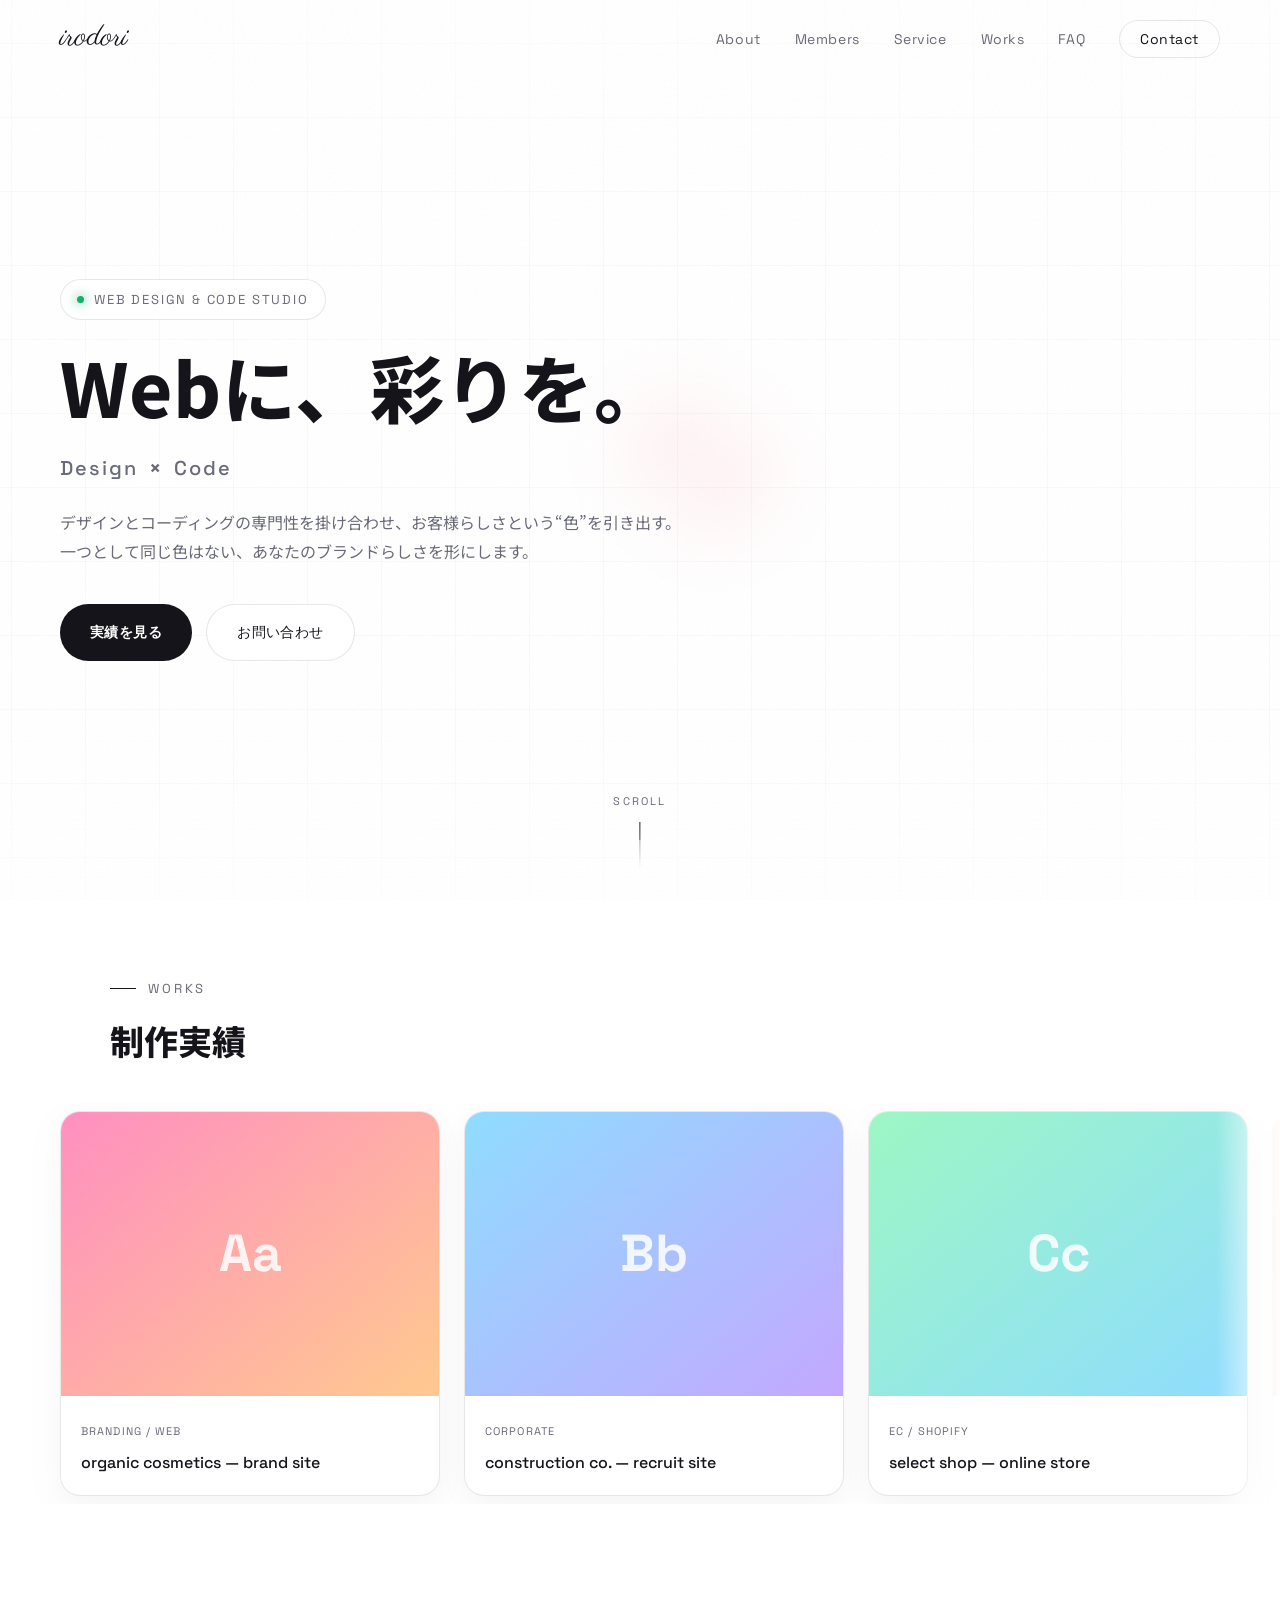
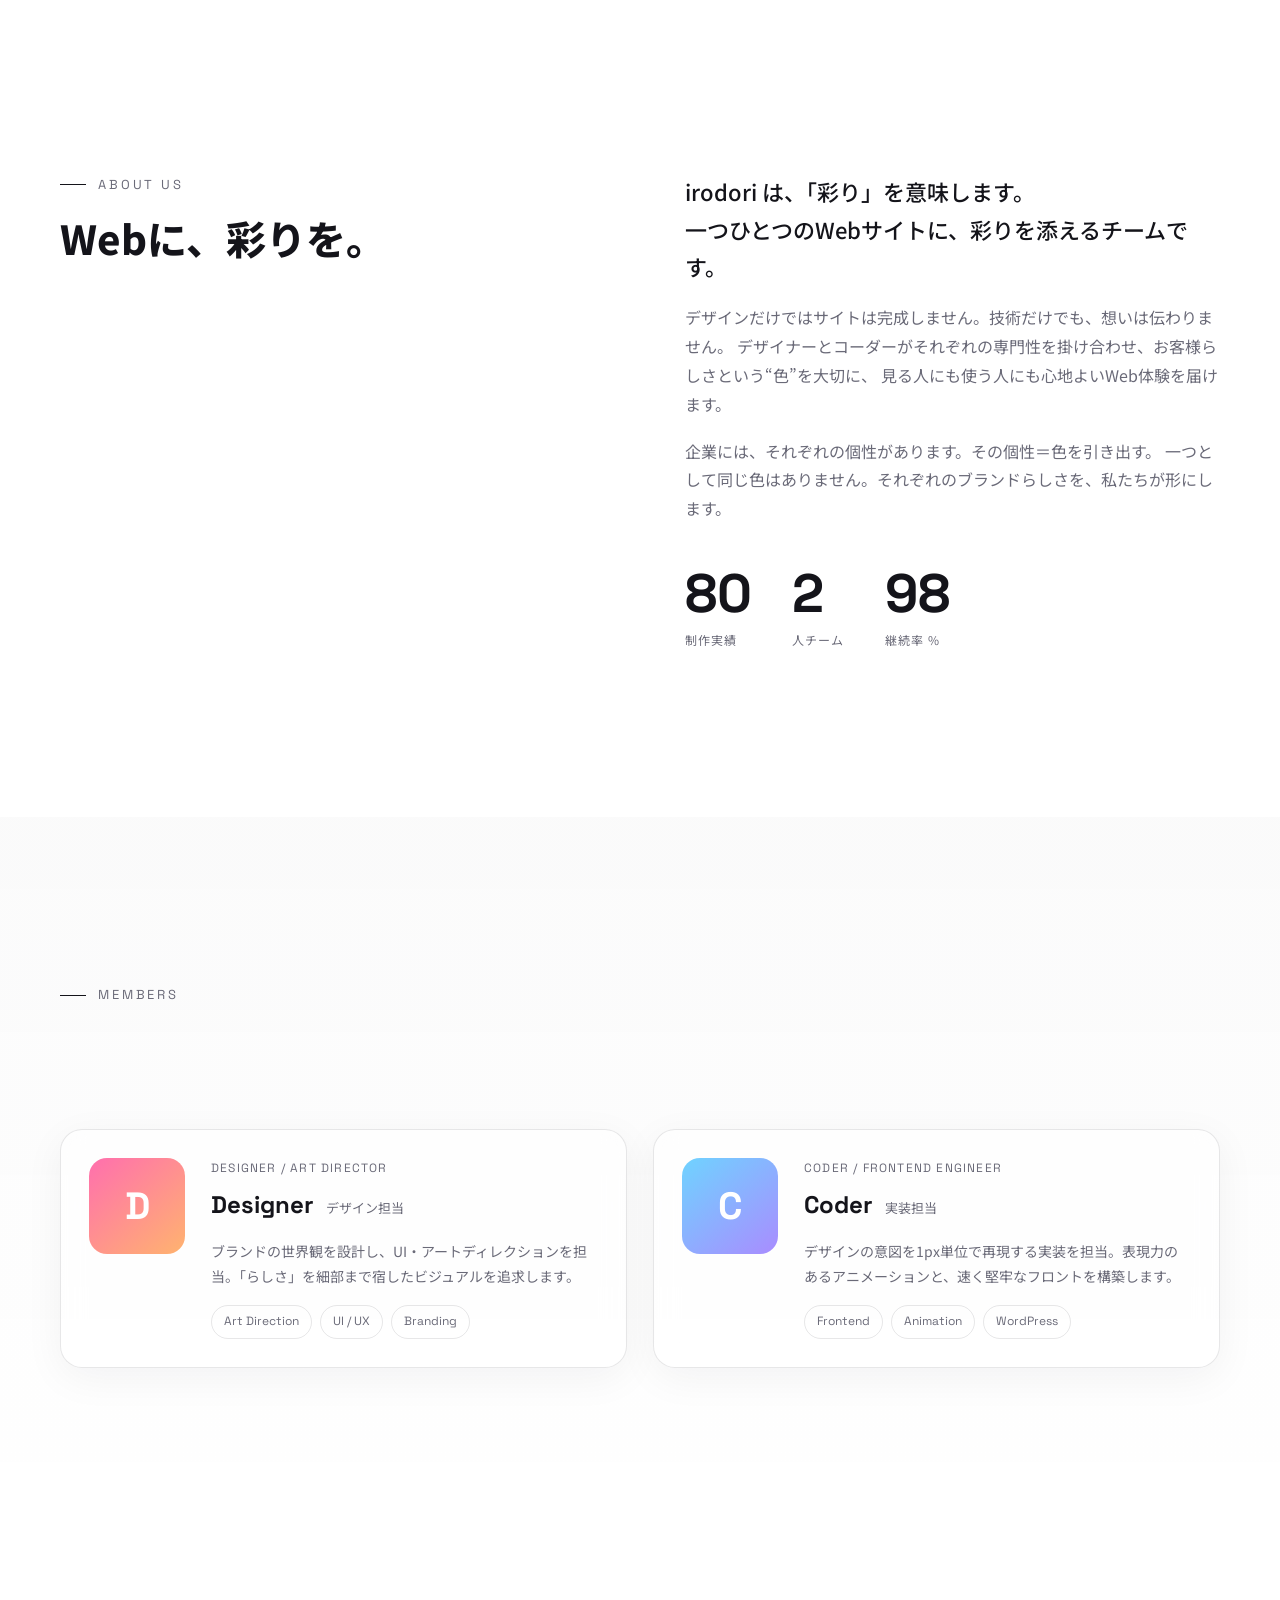
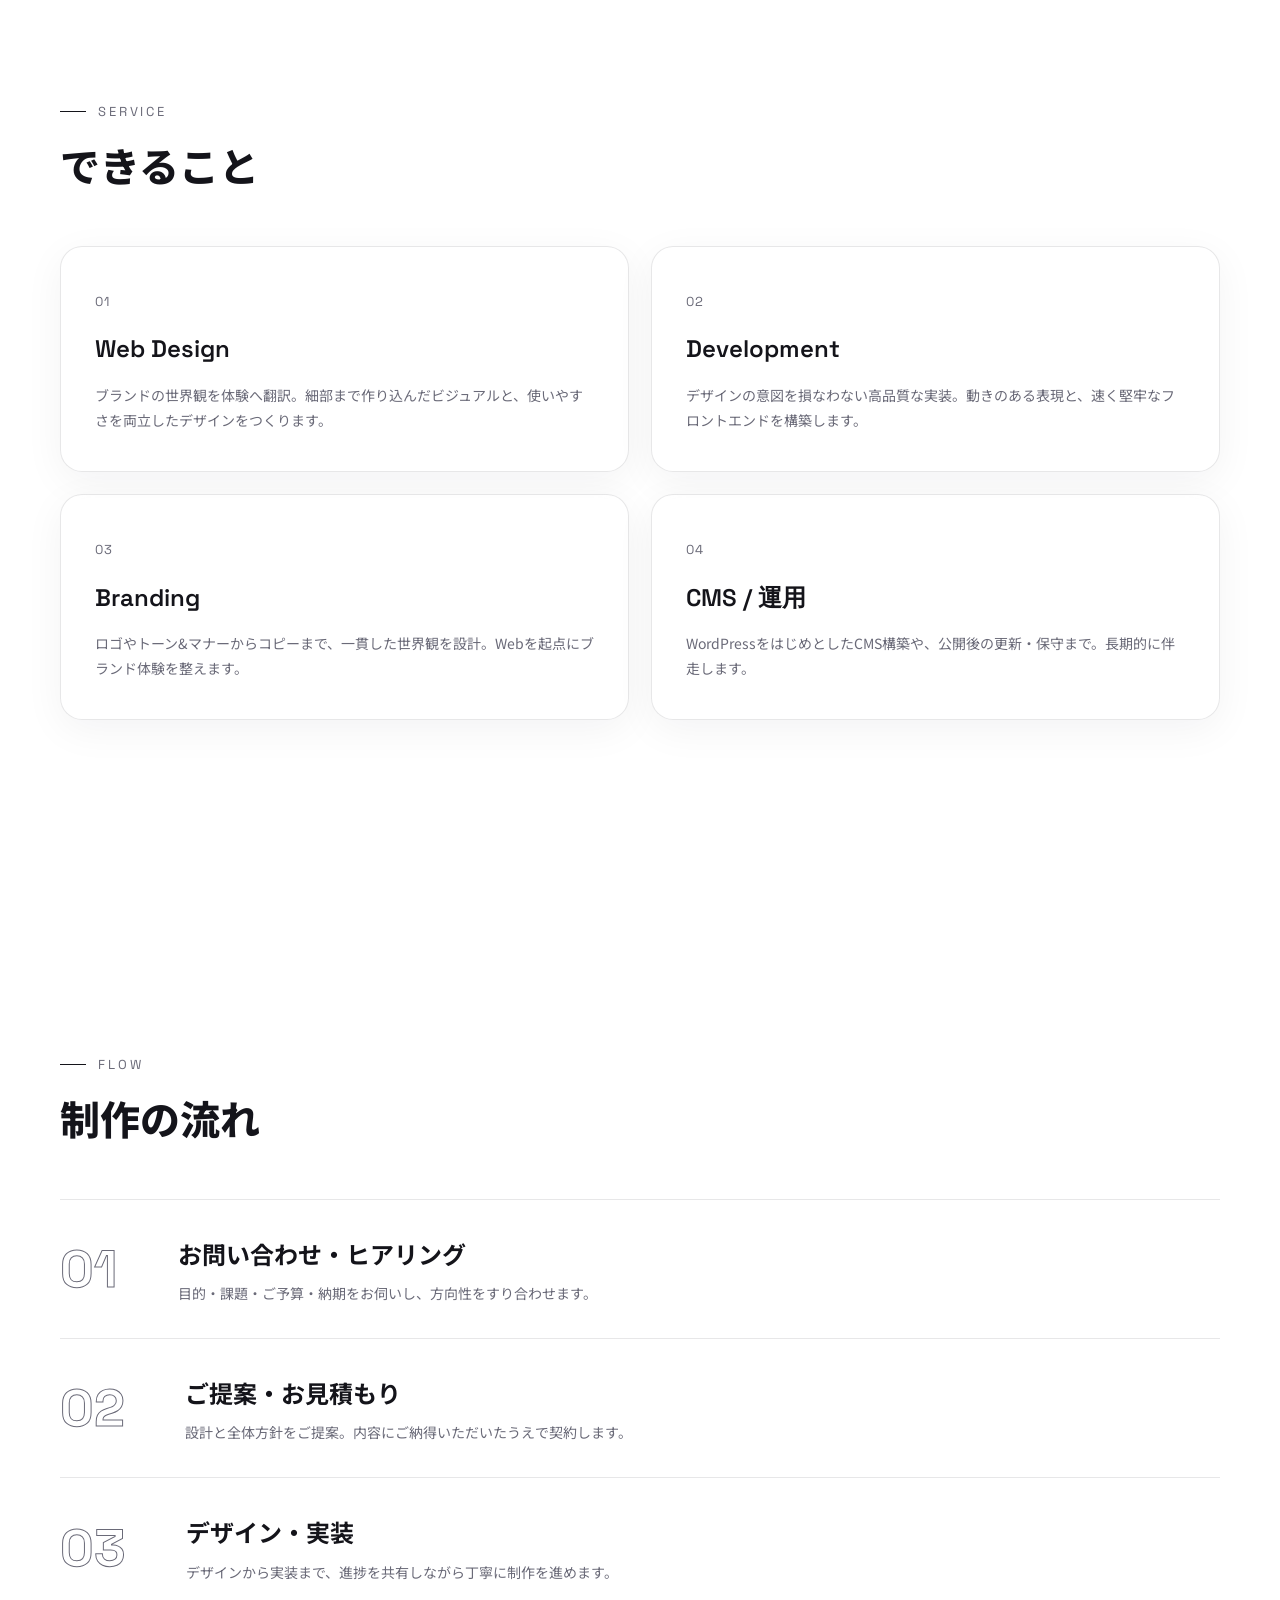
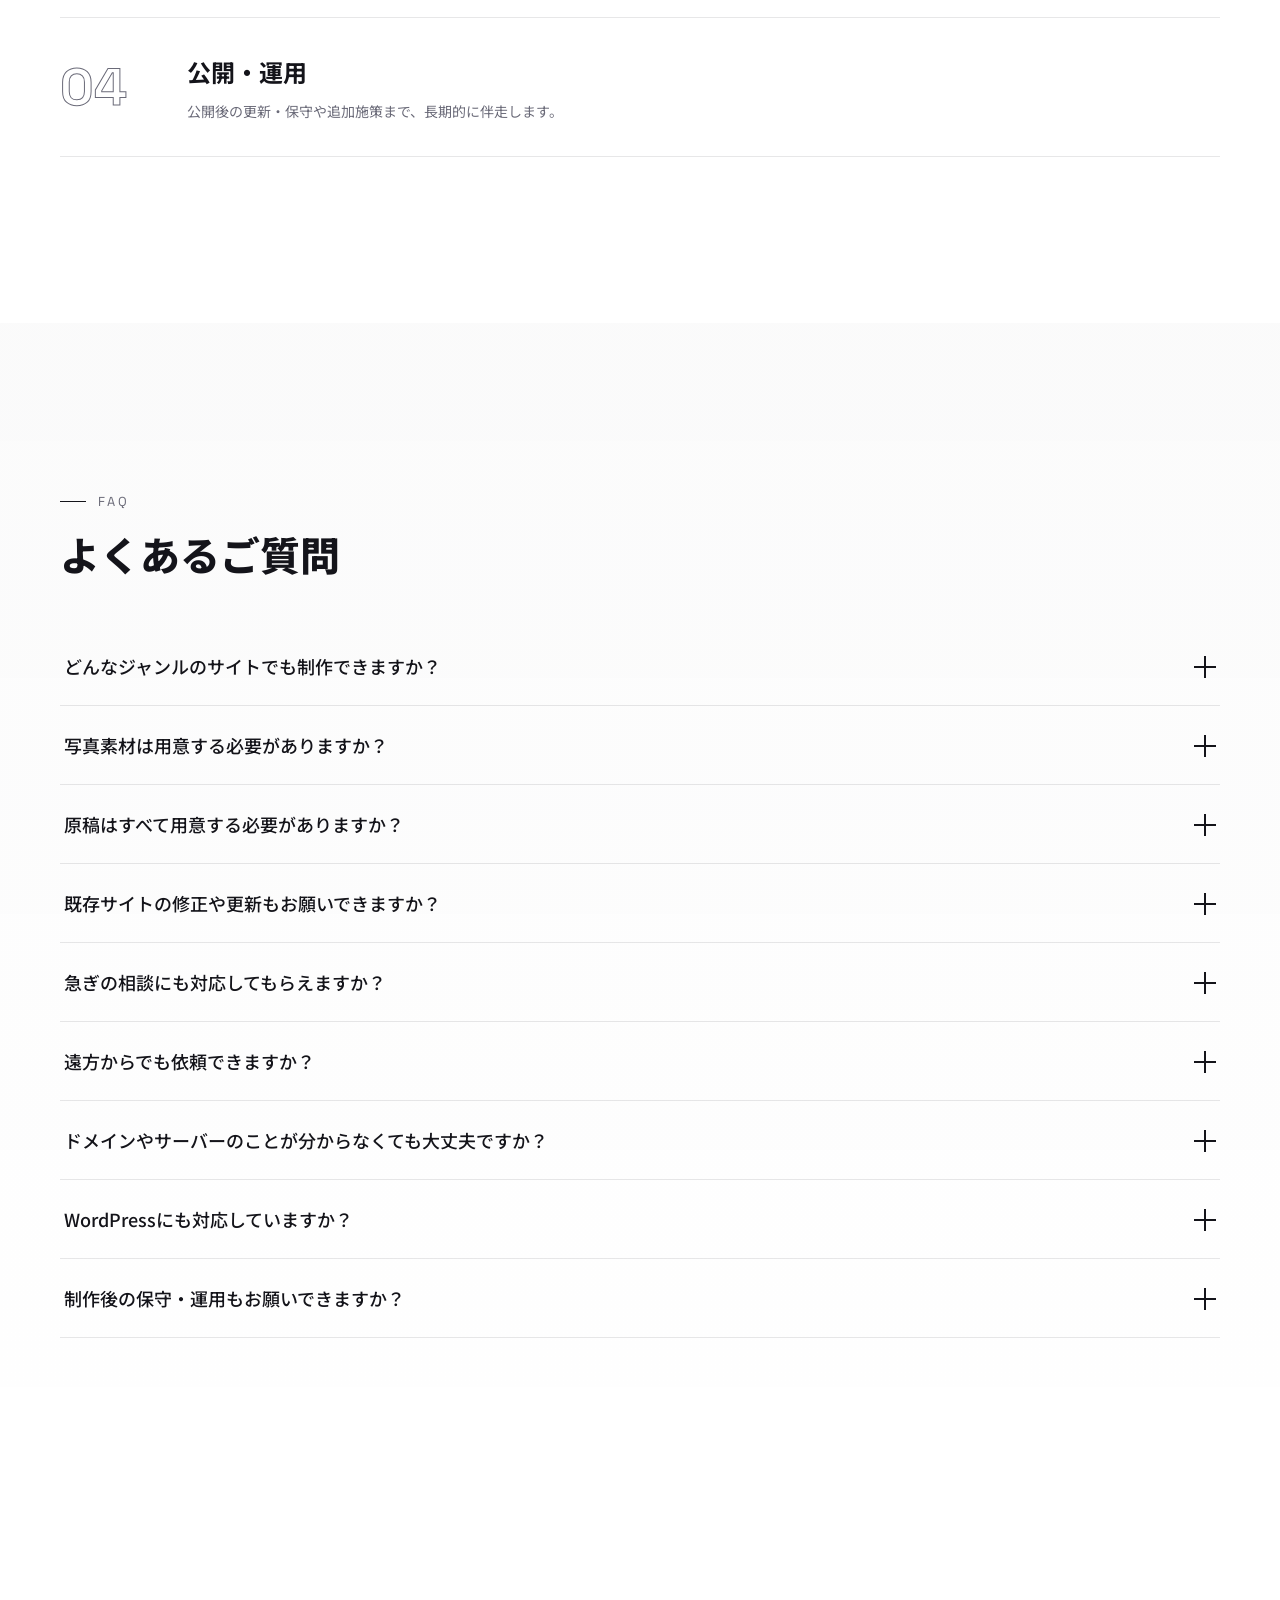
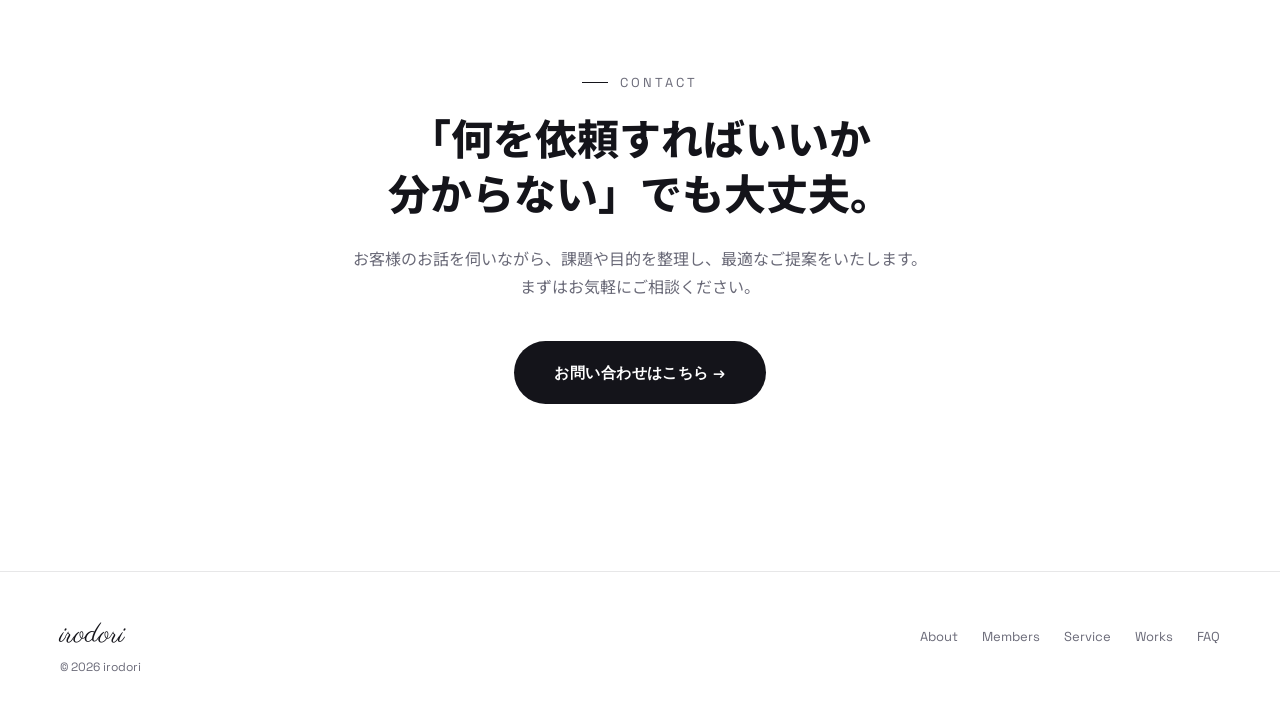
<file: irodori/index.html>
<!doctype html>
<html lang="ja">
  <head>
    <meta charset="utf-8" />
    <meta name="viewport" content="width=device-width,initial-scale=1" />
    <title>irodori | Webに、彩りを。</title>
    <meta
      name="description"
      content="irodori（彩り）は、デザインとコーディングの専門性を掛け合わせ、一つひとつのWebサイトに彩りを添える制作チームです。"
    />
    <meta name="format-detection" content="telephone=no" />
    <!-- ogp -->
    <meta property="og:site_name" content="irodori" />
    <meta property="og:type" content="website" />
    <meta property="og:title" content="irodori | Webに、彩りを。" />
    <meta
      property="og:description"
      content="デザインとコーディングの専門性を掛け合わせ、Webサイトに彩りを添える。お客様らしさという色を、私たちが形にします。"
    />
    <meta property="og:locale" content="ja_JP" />
    <!-- google fonts -->
    <link rel="preconnect" href="https://fonts.googleapis.com" />
    <link rel="preconnect" href="https://fonts.gstatic.com" crossorigin />
    <link
      href="https://fonts.googleapis.com/css2?family=Parisienne&family=Space+Grotesk:wght@400;500;600;700&family=Noto+Sans+JP:wght@300;400;500;700;900&display=swap"
      rel="stylesheet"
    />
    <!-- css -->
    <link rel="stylesheet" href="css/style.css" />
    <!-- js -->
    <script src="js/main.js" defer></script>
  </head>
  <body class="js_body">
    <!-- iridescent haze background -->
    <div class="l_bg">
      <canvas class="l_bg_canvas js_gl"></canvas>
      <div class="l_bg_grid"></div>
      <div class="l_bg_vignette"></div>
      <div class="l_bg_grain"></div>
    </div>
    <!-- /.l_bg -->

    <!-- opening / loader -->
    <div class="m_opening js_opening">
      <div class="m_opening_logo">irodori</div>
      <div class="m_opening_bar"><i class="m_opening_bar-inner"></i></div>
    </div>
    <!-- /.m_opening -->

    <header class="l_header js_header">
      <a href="#top" class="l_header-logo">irodori</a>
      <nav class="l_header-nav js_nav" aria-label="メインメニュー">
        <ul class="l_header-nav_list">
          <li class="l_header-nav_item">
            <a href="#about" class="l_header-nav_link">About</a>
          </li>
          <li class="l_header-nav_item">
            <a href="#members" class="l_header-nav_link">Members</a>
          </li>
          <li class="l_header-nav_item">
            <a href="#service" class="l_header-nav_link">Service</a>
          </li>
          <li class="l_header-nav_item">
            <a href="#works" class="l_header-nav_link">Works</a>
          </li>
          <li class="l_header-nav_item">
            <a href="#faq" class="l_header-nav_link">FAQ</a>
          </li>
          <li class="l_header-nav_item">
            <a href="#contact" class="l_header-nav_link l_header-nav_link__cta">
              Contact
            </a>
          </li>
        </ul>
      </nav>
      <button class="m_hamburger js_hamburger" aria-label="メニュー">
        <span class="m_hamburger-bar"></span>
        <span class="m_hamburger-bar"></span>
      </button>
    </header>
    <!-- /.l_header -->

    <!-- KV / hero -->
    <div id="top" class="top_kv">
      <div class="top_kv-inner">
        <div class="top_kv_box">
          <p class="top_kv_sub-copy m_reveal js_reveal">
            <span class="top_kv_dot"></span>Web Design &amp; Code studio
          </p>
          <h1 class="top_kv_copy">
            <span class="m_reveal m_reveal__d1 js_reveal">Webに、</span
            ><span class="m_reveal m_reveal__d2 js_reveal">彩りを。</span>
          </h1>
          <p class="top_kv_en m_reveal m_reveal__d3 js_reveal">
            Design <em>×</em> Code
          </p>
          <p class="top_kv_desc m_reveal m_reveal__d4 js_reveal">
            デザインとコーディングの専門性を掛け合わせ、お客様らしさという“色”を引き出す。<br />
            一つとして同じ色はない、あなたのブランドらしさを形にします。
          </p>
          <div class="m_btn-wrapper top_kv_btn-wrapper m_reveal m_reveal__d5 js_reveal">
            <a href="#works" class="m_btn m_btn__fill">実績を見る</a>
            <a href="#contact" class="m_btn m_btn__ghost">お問い合わせ</a>
          </div>
          <!-- /.m_btn-wrapper -->
        </div>
        <!-- /.top_kv_box -->
      </div>
      <!-- /.top_kv-inner -->
      <div class="top_kv-scroll-down">
        <span class="top_kv-scroll-down_txt">Scroll</span>
        <i class="top_kv-scroll-down_arrow"></i>
      </div>
      <!-- /.top_kv-scroll-down -->
    </div>
    <!-- /.top_kv -->

    <main class="l_main">
      <!-- works slider (directly under KV) -->
      <section id="works" class="top_works">
        <div class="top_works_head l_container">
          <p class="m_section-label m_reveal js_reveal">Works</p>
          <h2 class="top_works_title m_reveal m_reveal__d1 js_reveal">
            制作<em>実績</em>
          </h2>
        </div>
        <!-- /.top_works_head -->
        <div class="top_works_slider js_works-slider">
          <div class="top_works_track">
            <!-- set 1 -->
            <a href="#" class="top_works_item" style="--a: #ff8fc0; --b: #ffc98f">
              <div class="top_works_item_thumb">Aa</div>
              <div class="top_works_item_txt">
                <span class="top_works_item_cat">Branding / Web</span>
                <h3 class="top_works_item_heading">organic cosmetics — brand site</h3>
              </div>
            </a>
            <a href="#" class="top_works_item" style="--a: #8fdcff; --b: #c4a8ff">
              <div class="top_works_item_thumb">Bb</div>
              <div class="top_works_item_txt">
                <span class="top_works_item_cat">Corporate</span>
                <h3 class="top_works_item_heading">construction co. — recruit site</h3>
              </div>
            </a>
            <a href="#" class="top_works_item" style="--a: #9cf7c4; --b: #8fdcff">
              <div class="top_works_item_thumb">Cc</div>
              <div class="top_works_item_txt">
                <span class="top_works_item_cat">EC / Shopify</span>
                <h3 class="top_works_item_heading">select shop — online store</h3>
              </div>
            </a>
            <a href="#" class="top_works_item" style="--a: #ffc98f; --b: #ff8fc0">
              <div class="top_works_item_thumb">Dd</div>
              <div class="top_works_item_txt">
                <span class="top_works_item_cat">Campaign / LP</span>
                <h3 class="top_works_item_heading">music festival — teaser lp</h3>
              </div>
            </a>
            <a href="#" class="top_works_item" style="--a: #c4a8ff; --b: #9cf7c4">
              <div class="top_works_item_thumb">Ee</div>
              <div class="top_works_item_txt">
                <span class="top_works_item_cat">Brand / Web</span>
                <h3 class="top_works_item_heading">coffee roaster — official site</h3>
              </div>
            </a>
            <a href="#" class="top_works_item" style="--a: #fff08f; --b: #8fdcff">
              <div class="top_works_item_thumb">Ff</div>
              <div class="top_works_item_txt">
                <span class="top_works_item_cat">WordPress</span>
                <h3 class="top_works_item_heading">clinic — renewal &amp; cms</h3>
              </div>
            </a>
            <!-- set 2 (duplicate for seamless loop) -->
            <a href="#" class="top_works_item" style="--a: #ff8fc0; --b: #ffc98f" aria-hidden="true">
              <div class="top_works_item_thumb">Aa</div>
              <div class="top_works_item_txt">
                <span class="top_works_item_cat">Branding / Web</span>
                <h3 class="top_works_item_heading">organic cosmetics — brand site</h3>
              </div>
            </a>
            <a href="#" class="top_works_item" style="--a: #8fdcff; --b: #c4a8ff" aria-hidden="true">
              <div class="top_works_item_thumb">Bb</div>
              <div class="top_works_item_txt">
                <span class="top_works_item_cat">Corporate</span>
                <h3 class="top_works_item_heading">construction co. — recruit site</h3>
              </div>
            </a>
            <a href="#" class="top_works_item" style="--a: #9cf7c4; --b: #8fdcff" aria-hidden="true">
              <div class="top_works_item_thumb">Cc</div>
              <div class="top_works_item_txt">
                <span class="top_works_item_cat">EC / Shopify</span>
                <h3 class="top_works_item_heading">select shop — online store</h3>
              </div>
            </a>
            <a href="#" class="top_works_item" style="--a: #ffc98f; --b: #ff8fc0" aria-hidden="true">
              <div class="top_works_item_thumb">Dd</div>
              <div class="top_works_item_txt">
                <span class="top_works_item_cat">Campaign / LP</span>
                <h3 class="top_works_item_heading">music festival — teaser lp</h3>
              </div>
            </a>
            <a href="#" class="top_works_item" style="--a: #c4a8ff; --b: #9cf7c4" aria-hidden="true">
              <div class="top_works_item_thumb">Ee</div>
              <div class="top_works_item_txt">
                <span class="top_works_item_cat">Brand / Web</span>
                <h3 class="top_works_item_heading">coffee roaster — official site</h3>
              </div>
            </a>
            <a href="#" class="top_works_item" style="--a: #fff08f; --b: #8fdcff" aria-hidden="true">
              <div class="top_works_item_thumb">Ff</div>
              <div class="top_works_item_txt">
                <span class="top_works_item_cat">WordPress</span>
                <h3 class="top_works_item_heading">clinic — renewal &amp; cms</h3>
              </div>
            </a>
          </div>
          <!-- /.top_works_track -->
        </div>
        <!-- /.top_works_slider -->
      </section>
      <!-- /.top_works -->

      <!-- about -->
      <section id="about" class="top_about">
        <div class="l_contents">
          <div class="l_container">
            <div class="top_about_body">
              <div class="top_about_head">
                <p class="m_section-label m_reveal js_reveal">About us</p>
                <h2 class="m_section-title m_reveal m_reveal__d1 js_reveal">
                  Webに、<em>彩りを。</em>
                </h2>
              </div>
              <!-- /.top_about_head -->
              <div class="top_about_txt m_reveal m_reveal__d1 js_reveal">
                <p class="top_about_lead">
                  irodori は、「彩り」を意味します。<br />
                  一つひとつのWebサイトに、彩りを添えるチームです。
                </p>
                <p>
                  デザインだけではサイトは完成しません。技術だけでも、想いは伝わりません。
                  デザイナーとコーダーがそれぞれの専門性を掛け合わせ、お客様らしさという“色”を大切に、
                  見る人にも使う人にも心地よいWeb体験を届けます。
                </p>
                <p>
                  企業には、それぞれの個性があります。その個性＝色を引き出す。
                  一つとして同じ色はありません。それぞれのブランドらしさを、私たちが形にします。
                </p>
                <div class="top_about_stats">
                  <div class="top_about_stat">
                    <b class="top_about_stat_num js_count" data-to="80">0</b>
                    <span class="top_about_stat_label">制作実績</span>
                  </div>
                  <div class="top_about_stat">
                    <b class="top_about_stat_num js_count" data-to="2">0</b>
                    <span class="top_about_stat_label">人チーム</span>
                  </div>
                  <div class="top_about_stat">
                    <b class="top_about_stat_num js_count" data-to="98">0</b>
                    <span class="top_about_stat_label">継続率 %</span>
                  </div>
                </div>
                <!-- /.top_about_stats -->
              </div>
              <!-- /.top_about_txt -->
            </div>
            <!-- /.top_about_body -->
          </div>
          <!-- /.l_container -->
        </div>
        <!-- /.l_contents -->
      </section>
      <!-- /.top_about -->

      <!-- members -->
      <section id="members" class="top_members">
        <div class="l_contents">
          <div class="l_container">
            <p class="m_section-label m_reveal js_reveal">Members</p>
            <h2 class="m_section-title m_reveal m_reveal__d1 js_reveal">
              2人の<em>チーム</em>
            </h2>
            <div class="top_members_list">
              <article class="top_members_item m_reveal m_reveal__d1 js_reveal">
                <div class="top_members_item_photo" style="--a: #ff6fae; --b: #ffb36f">
                  <span>D</span>
                </div>
                <div class="top_members_item_body">
                  <p class="top_members_item_role">Designer / Art Director</p>
                  <h3 class="top_members_item_name">
                    Designer<span class="top_members_item_name-jp">デザイン担当</span>
                  </h3>
                  <p class="top_members_item_desc">
                    ブランドの世界観を設計し、UI・アートディレクションを担当。「らしさ」を細部まで宿したビジュアルを追求します。
                  </p>
                  <ul class="top_members_item_skill">
                    <li>Art Direction</li>
                    <li>UI / UX</li>
                    <li>Branding</li>
                  </ul>
                </div>
                <!-- /.top_members_item_body -->
              </article>
              <!-- /.top_members_item -->
              <article class="top_members_item m_reveal m_reveal__d2 js_reveal">
                <div class="top_members_item_photo" style="--a: #6fd3ff; --b: #a98cff">
                  <span>C</span>
                </div>
                <div class="top_members_item_body">
                  <p class="top_members_item_role">Coder / Frontend Engineer</p>
                  <h3 class="top_members_item_name">
                    Coder<span class="top_members_item_name-jp">実装担当</span>
                  </h3>
                  <p class="top_members_item_desc">
                    デザインの意図を1px単位で再現する実装を担当。表現力のあるアニメーションと、速く堅牢なフロントを構築します。
                  </p>
                  <ul class="top_members_item_skill">
                    <li>Frontend</li>
                    <li>Animation</li>
                    <li>WordPress</li>
                  </ul>
                </div>
                <!-- /.top_members_item_body -->
              </article>
              <!-- /.top_members_item -->
            </div>
            <!-- /.top_members_list -->
          </div>
          <!-- /.l_container -->
        </div>
        <!-- /.l_contents -->
      </section>
      <!-- /.top_members -->

      <!-- service -->
      <section id="service" class="top_service">
        <div class="l_contents">
          <div class="l_container">
            <p class="m_section-label m_reveal js_reveal">Service</p>
            <h2 class="m_section-title m_reveal m_reveal__d1 js_reveal">
              できる<em>こと</em>
            </h2>
            <ul class="top_service_list">
              <li class="top_service_item m_reveal m_reveal__d1 js_reveal">
                <span class="top_service_item_no">01</span>
                <h3 class="top_service_item_name">Web Design</h3>
                <p class="top_service_item_desc">
                  ブランドの世界観を体験へ翻訳。細部まで作り込んだビジュアルと、使いやすさを両立したデザインをつくります。
                </p>
              </li>
              <!-- /.top_service_item -->
              <li class="top_service_item m_reveal m_reveal__d2 js_reveal">
                <span class="top_service_item_no">02</span>
                <h3 class="top_service_item_name">Development</h3>
                <p class="top_service_item_desc">
                  デザインの意図を損なわない高品質な実装。動きのある表現と、速く堅牢なフロントエンドを構築します。
                </p>
              </li>
              <!-- /.top_service_item -->
              <li class="top_service_item m_reveal m_reveal__d3 js_reveal">
                <span class="top_service_item_no">03</span>
                <h3 class="top_service_item_name">Branding</h3>
                <p class="top_service_item_desc">
                  ロゴやトーン&amp;マナーからコピーまで、一貫した世界観を設計。Webを起点にブランド体験を整えます。
                </p>
              </li>
              <!-- /.top_service_item -->
              <li class="top_service_item m_reveal m_reveal__d4 js_reveal">
                <span class="top_service_item_no">04</span>
                <h3 class="top_service_item_name">CMS / 運用</h3>
                <p class="top_service_item_desc">
                  WordPressをはじめとしたCMS構築や、公開後の更新・保守まで。長期的に伴走します。
                </p>
              </li>
              <!-- /.top_service_item -->
            </ul>
            <!-- /.top_service_list -->
          </div>
          <!-- /.l_container -->
        </div>
        <!-- /.l_contents -->
      </section>
      <!-- /.top_service -->

      <!-- flow -->
      <section id="flow" class="top_flow">
        <div class="l_contents">
          <div class="l_container">
            <p class="m_section-label m_reveal js_reveal">Flow</p>
            <h2 class="m_section-title m_reveal m_reveal__d1 js_reveal">
              制作の<em>流れ</em>
            </h2>
            <div class="top_flow_list">
              <div class="top_flow_item m_reveal m_reveal__d1 js_reveal">
                <span class="top_flow_item_no">01</span>
                <div class="top_flow_item_txt">
                  <h3 class="top_flow_item_heading">お問い合わせ・ヒアリング</h3>
                  <p class="top_flow_item_desc">
                    目的・課題・ご予算・納期をお伺いし、方向性をすり合わせます。
                  </p>
                </div>
              </div>
              <!-- /.top_flow_item -->
              <div class="top_flow_item m_reveal m_reveal__d2 js_reveal">
                <span class="top_flow_item_no">02</span>
                <div class="top_flow_item_txt">
                  <h3 class="top_flow_item_heading">ご提案・お見積もり</h3>
                  <p class="top_flow_item_desc">
                    設計と全体方針をご提案。内容にご納得いただいたうえで契約します。
                  </p>
                </div>
              </div>
              <!-- /.top_flow_item -->
              <div class="top_flow_item m_reveal m_reveal__d3 js_reveal">
                <span class="top_flow_item_no">03</span>
                <div class="top_flow_item_txt">
                  <h3 class="top_flow_item_heading">デザイン・実装</h3>
                  <p class="top_flow_item_desc">
                    デザインから実装まで、進捗を共有しながら丁寧に制作を進めます。
                  </p>
                </div>
              </div>
              <!-- /.top_flow_item -->
              <div class="top_flow_item m_reveal m_reveal__d4 js_reveal">
                <span class="top_flow_item_no">04</span>
                <div class="top_flow_item_txt">
                  <h3 class="top_flow_item_heading">公開・運用</h3>
                  <p class="top_flow_item_desc">
                    公開後の更新・保守や追加施策まで、長期的に伴走します。
                  </p>
                </div>
              </div>
              <!-- /.top_flow_item -->
            </div>
            <!-- /.top_flow_list -->
          </div>
          <!-- /.l_container -->
        </div>
        <!-- /.l_contents -->
      </section>
      <!-- /.top_flow -->

      <!-- faq -->
      <section id="faq" class="top_faq">
        <div class="l_contents">
          <div class="l_container">
            <p class="m_section-label m_reveal js_reveal">FAQ</p>
            <h2 class="m_section-title m_reveal m_reveal__d1 js_reveal">
              よくある<em>ご質問</em>
            </h2>
            <div class="top_faq_list m_reveal m_reveal__d1 js_reveal">
              <div class="top_faq_item js_faq">
                <button class="top_faq_q">
                  どんなジャンルのサイトでも制作できますか？
                  <i class="top_faq_icon"></i>
                </button>
                <div class="top_faq_a">
                  <p>
                    コーポレート・採用・ブランド・LP・ECなど、幅広いジャンルに対応しています。まずはご相談ください。ジャンルによっては得意な事例をご紹介します。
                  </p>
                </div>
                <!-- /.top_faq_a -->
              </div>
              <!-- /.top_faq_item -->
              <div class="top_faq_item js_faq">
                <button class="top_faq_q">
                  写真素材は用意する必要がありますか？
                  <i class="top_faq_icon"></i>
                </button>
                <div class="top_faq_a">
                  <p>
                    お持ちの素材があればご活用いただけますが、ない場合はストックフォトのご提案や、撮影ディレクションのご相談も可能です。
                  </p>
                </div>
                <!-- /.top_faq_a -->
              </div>
              <!-- /.top_faq_item -->
              <div class="top_faq_item js_faq">
                <button class="top_faq_q">
                  原稿はすべて用意する必要がありますか？
                  <i class="top_faq_icon"></i>
                </button>
                <div class="top_faq_a">
                  <p>
                    いいえ。ラフなメモや箇条書きからでも大丈夫です。ヒアリングをもとに、構成やコピーの作成もお手伝いできます。
                  </p>
                </div>
                <!-- /.top_faq_a -->
              </div>
              <!-- /.top_faq_item -->
              <div class="top_faq_item js_faq">
                <button class="top_faq_q">
                  既存サイトの修正や更新もお願いできますか？
                  <i class="top_faq_icon"></i>
                </button>
                <div class="top_faq_a">
                  <p>
                    はい。部分的な修正・リニューアル・運用代行にも対応しています。現状のサイトを拝見したうえでご提案します。
                  </p>
                </div>
                <!-- /.top_faq_a -->
              </div>
              <!-- /.top_faq_item -->
              <div class="top_faq_item js_faq">
                <button class="top_faq_q">
                  急ぎの相談にも対応してもらえますか？
                  <i class="top_faq_icon"></i>
                </button>
                <div class="top_faq_a">
                  <p>
                    スケジュールの状況によりますが、可能な限り柔軟に対応します。納期がお決まりの場合は、まずお早めにご連絡ください。
                  </p>
                </div>
                <!-- /.top_faq_a -->
              </div>
              <!-- /.top_faq_item -->
              <div class="top_faq_item js_faq">
                <button class="top_faq_q">
                  遠方からでも依頼できますか？
                  <i class="top_faq_icon"></i>
                </button>
                <div class="top_faq_a">
                  <p>
                    もちろんです。オンラインでの打ち合わせが中心のため、全国どこからでもご依頼いただけます。
                  </p>
                </div>
                <!-- /.top_faq_a -->
              </div>
              <!-- /.top_faq_item -->
              <div class="top_faq_item js_faq">
                <button class="top_faq_q">
                  ドメインやサーバーのことが分からなくても大丈夫ですか？
                  <i class="top_faq_icon"></i>
                </button>
                <div class="top_faq_a">
                  <p>
                    ご安心ください。取得・設定・公開まわりまで、専門用語をかみ砕いてご案内・代行します。
                  </p>
                </div>
                <!-- /.top_faq_a -->
              </div>
              <!-- /.top_faq_item -->
              <div class="top_faq_item js_faq">
                <button class="top_faq_q">
                  WordPressにも対応していますか？
                  <i class="top_faq_icon"></i>
                </button>
                <div class="top_faq_a">
                  <p>
                    はい。WordPressでの構築や、お客様ご自身で更新できるCMS化にも対応しています。
                  </p>
                </div>
                <!-- /.top_faq_a -->
              </div>
              <!-- /.top_faq_item -->
              <div class="top_faq_item js_faq">
                <button class="top_faq_q">
                  制作後の保守・運用もお願いできますか？
                  <i class="top_faq_icon"></i>
                </button>
                <div class="top_faq_a">
                  <p>
                    はい。更新代行・軽微な修正・保守プランなど、公開後も継続的にサポートいたします。
                  </p>
                </div>
                <!-- /.top_faq_a -->
              </div>
              <!-- /.top_faq_item -->
            </div>
            <!-- /.top_faq_list -->
          </div>
          <!-- /.l_container -->
        </div>
        <!-- /.l_contents -->
      </section>
      <!-- /.top_faq -->
    </main>
    <!-- /.l_main -->

    <!-- contact -->
    <section id="contact" class="top_contact">
      <div class="l_contents">
        <div class="top_contact_box l_container-sm">
          <p class="m_section-label m_section-label__center m_reveal js_reveal">
            Contact
          </p>
          <h2 class="top_contact_copy m_reveal m_reveal__d1 js_reveal">
            「何を依頼すればいいか<br />分からない」<em>でも大丈夫。</em>
          </h2>
          <p class="top_contact_desc m_reveal m_reveal__d2 js_reveal">
            お客様のお話を伺いながら、課題や目的を整理し、最適なご提案をいたします。<br />
            まずはお気軽にご相談ください。
          </p>
          <div class="m_btn-wrapper top_contact_btn-wrapper m_reveal m_reveal__d3 js_reveal">
            <a href="mailto:hello@irodori.example" class="m_btn m_btn__fill">
              お問い合わせはこちら →
            </a>
          </div>
          <!-- /.m_btn-wrapper -->
        </div>
        <!-- /.top_contact_box -->
      </div>
      <!-- /.l_contents -->
    </section>
    <!-- /.top_contact -->

    <footer class="l_footer">
      <div class="l_footer_contents l_container">
        <p class="l_footer-logo">irodori</p>
        <nav class="l_footer-nav" aria-label="フッターメニュー">
          <ul class="l_footer-nav_list">
            <li class="l_footer-nav_item">
              <a href="#about" class="l_footer-nav_link">About</a>
            </li>
            <li class="l_footer-nav_item">
              <a href="#members" class="l_footer-nav_link">Members</a>
            </li>
            <li class="l_footer-nav_item">
              <a href="#service" class="l_footer-nav_link">Service</a>
            </li>
            <li class="l_footer-nav_item">
              <a href="#works" class="l_footer-nav_link">Works</a>
            </li>
            <li class="l_footer-nav_item">
              <a href="#faq" class="l_footer-nav_link">FAQ</a>
            </li>
          </ul>
        </nav>
        <!-- /.l_footer-nav -->
      </div>
      <!-- /.l_footer_contents -->
      <p class="l_footer-copyright">
        <small class="l_footer-copyright_txt">© 2026 irodori</small>
      </p>
    </footer>
    <!-- /.l_footer -->
  </body>
</html>
</file>
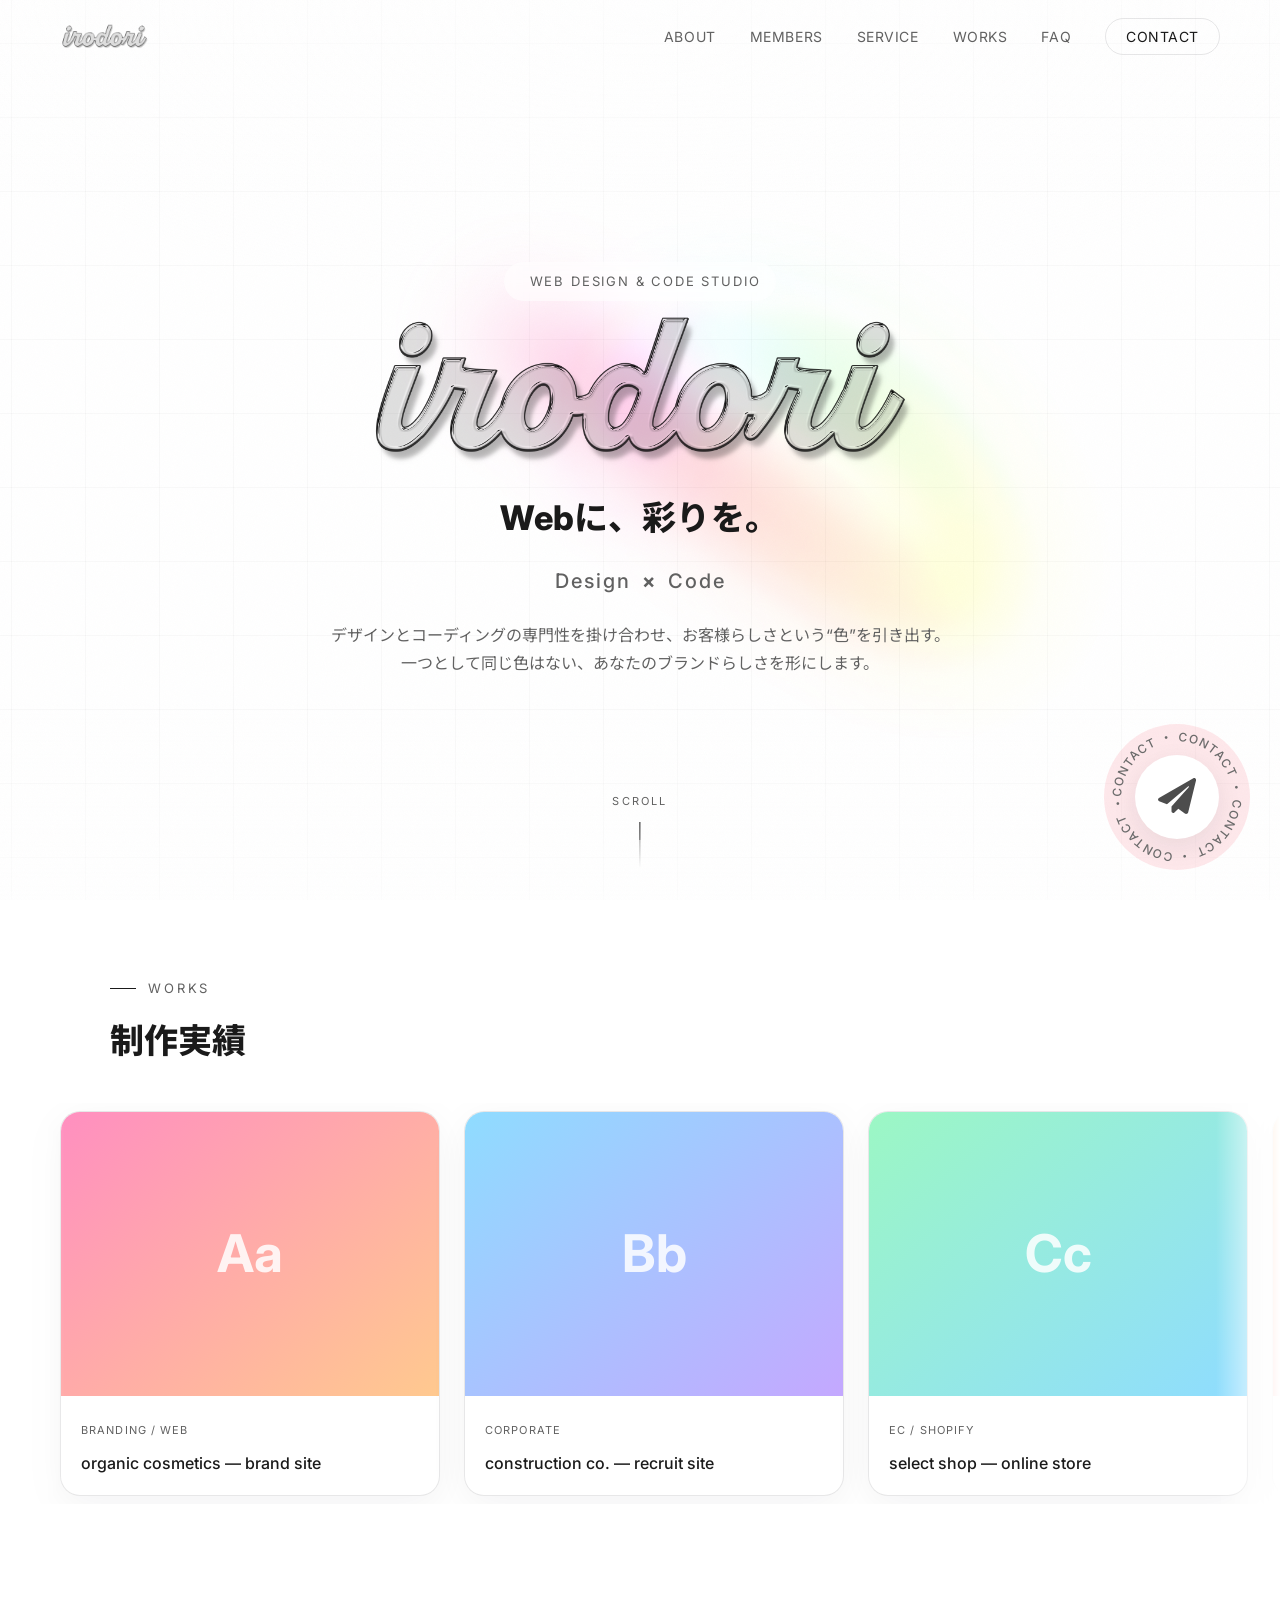
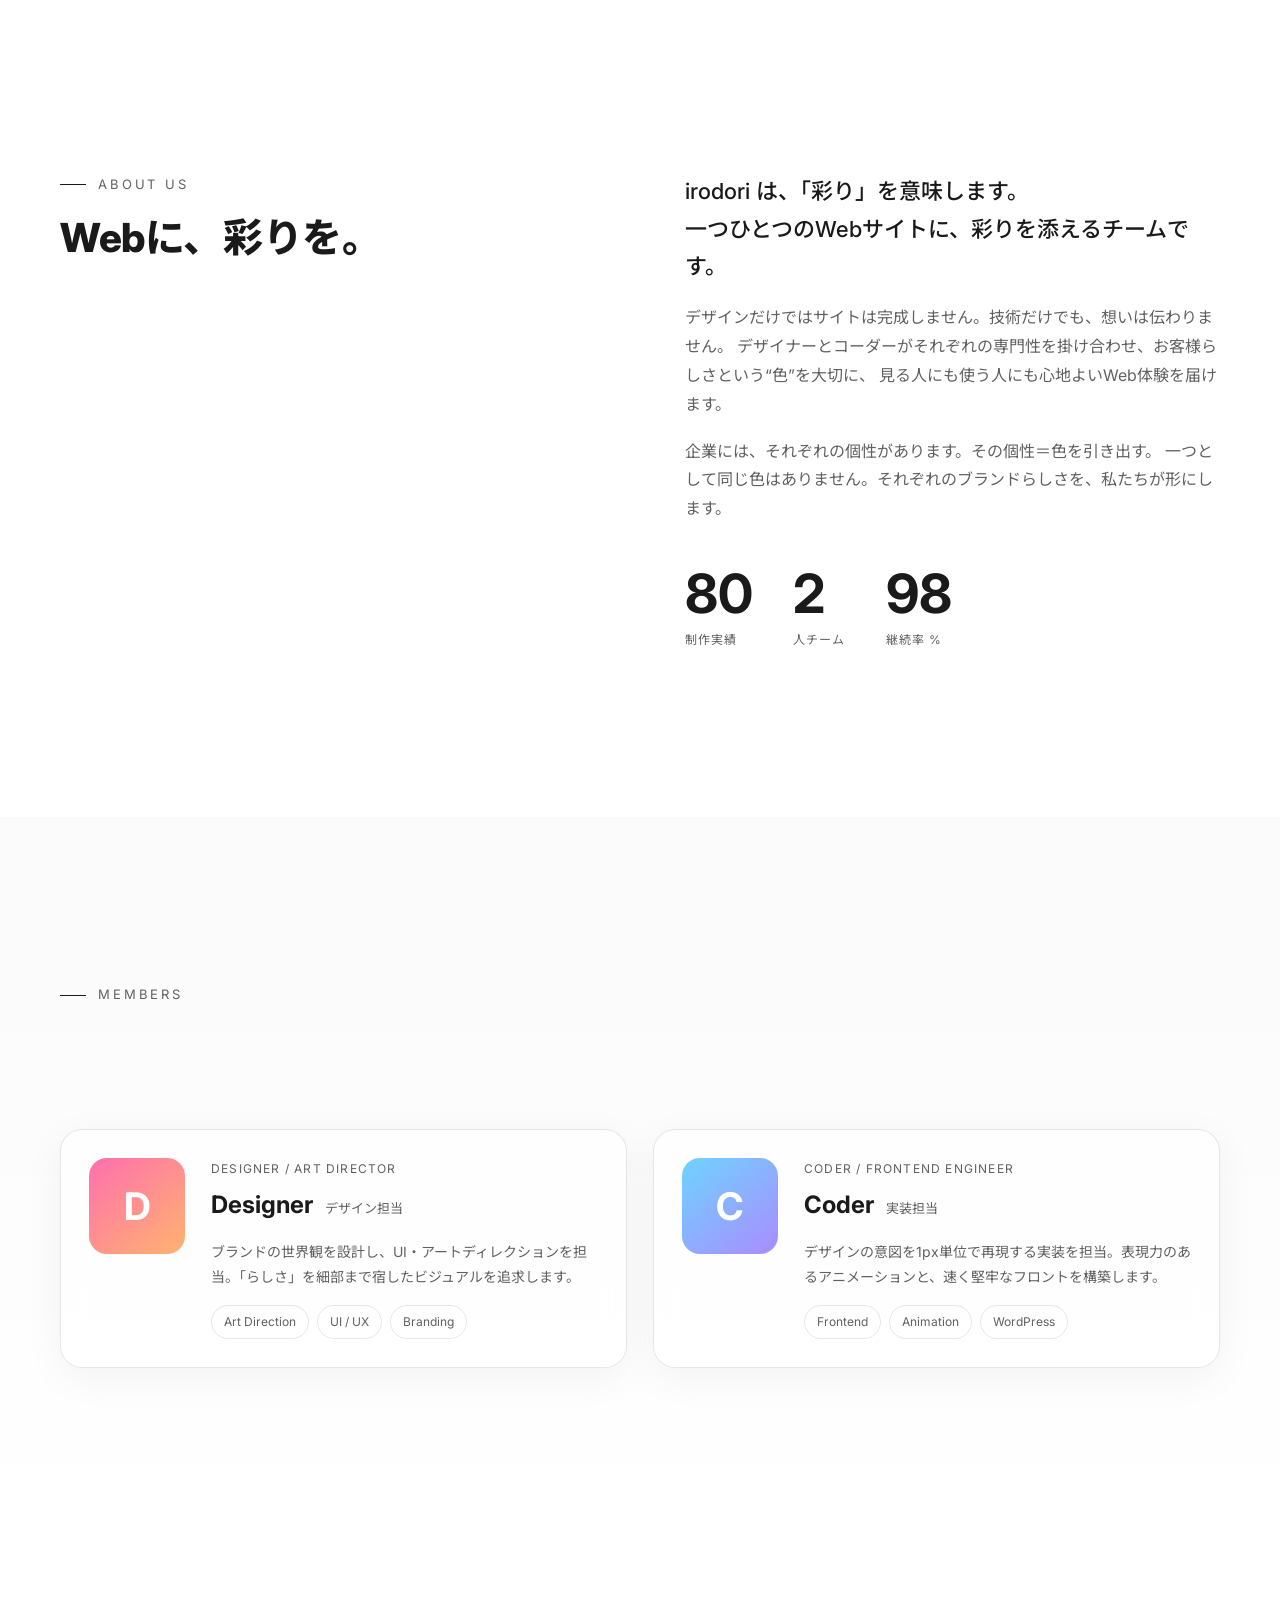
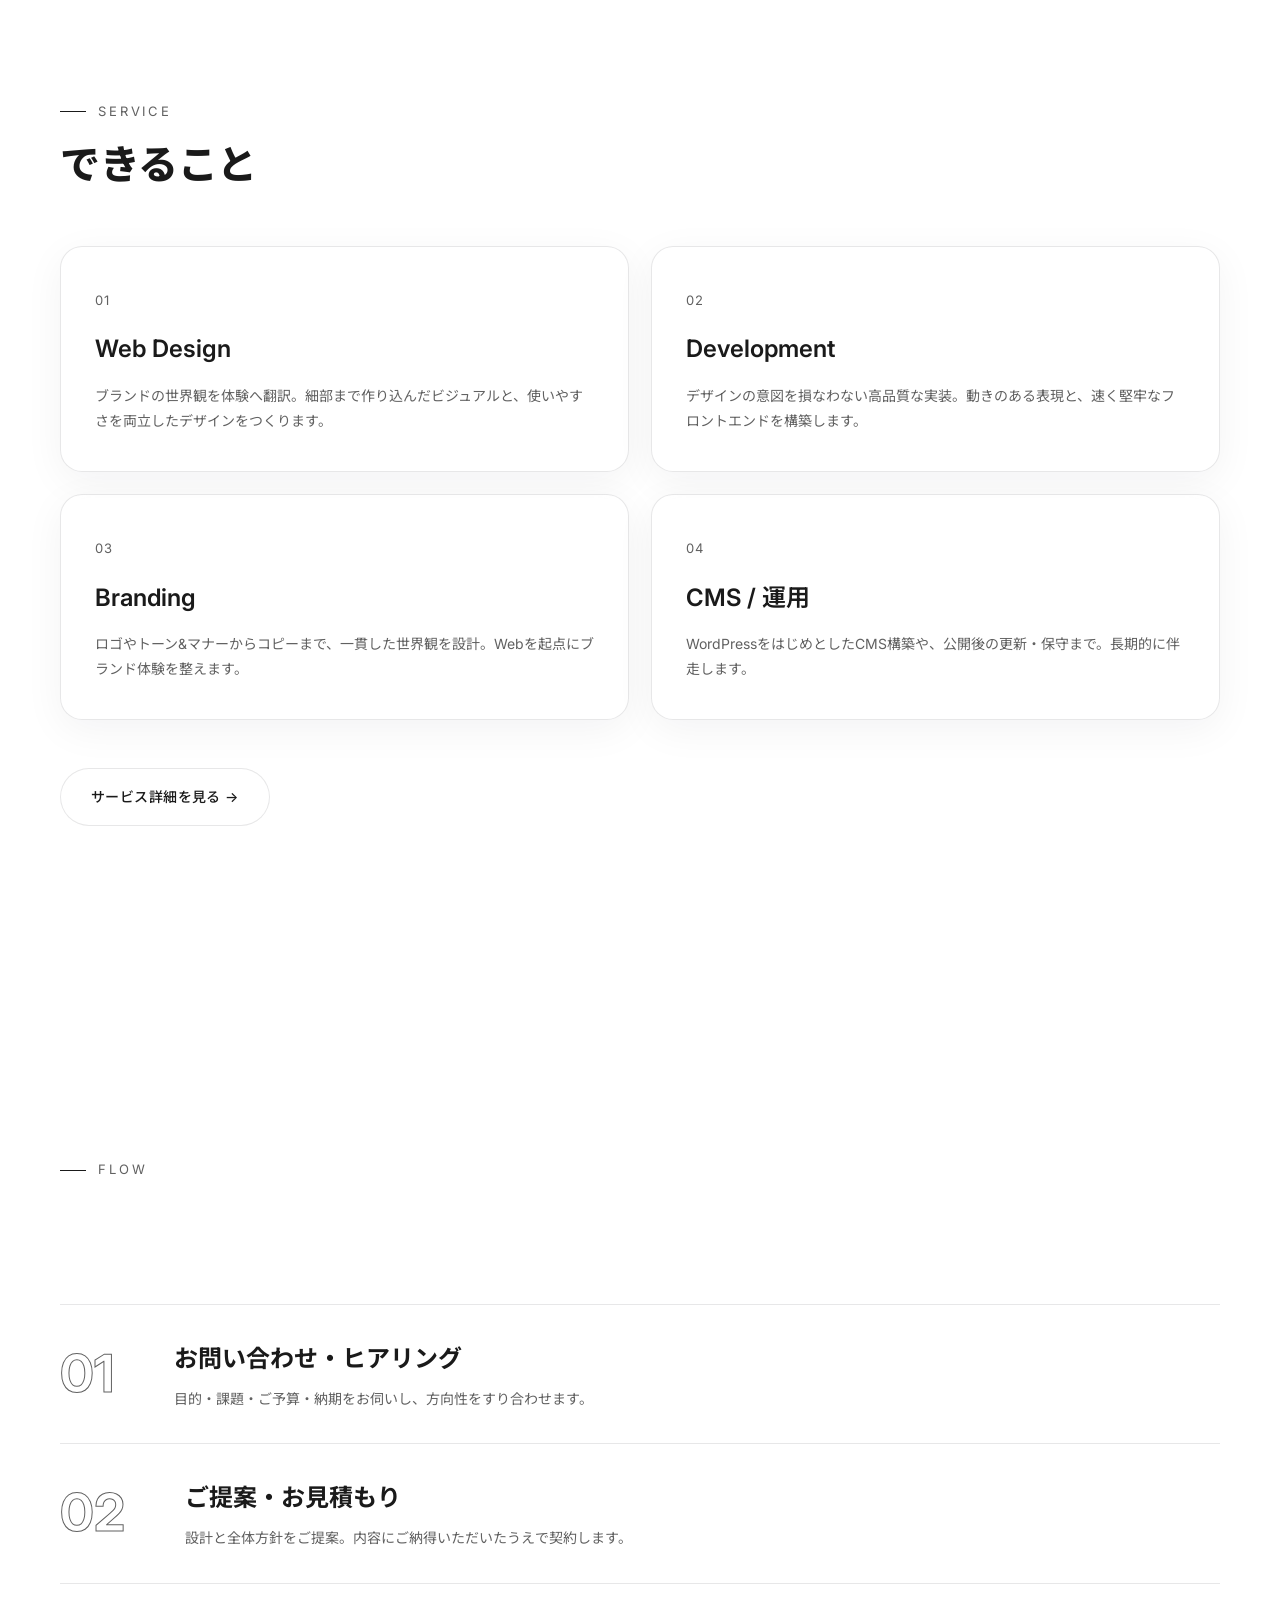
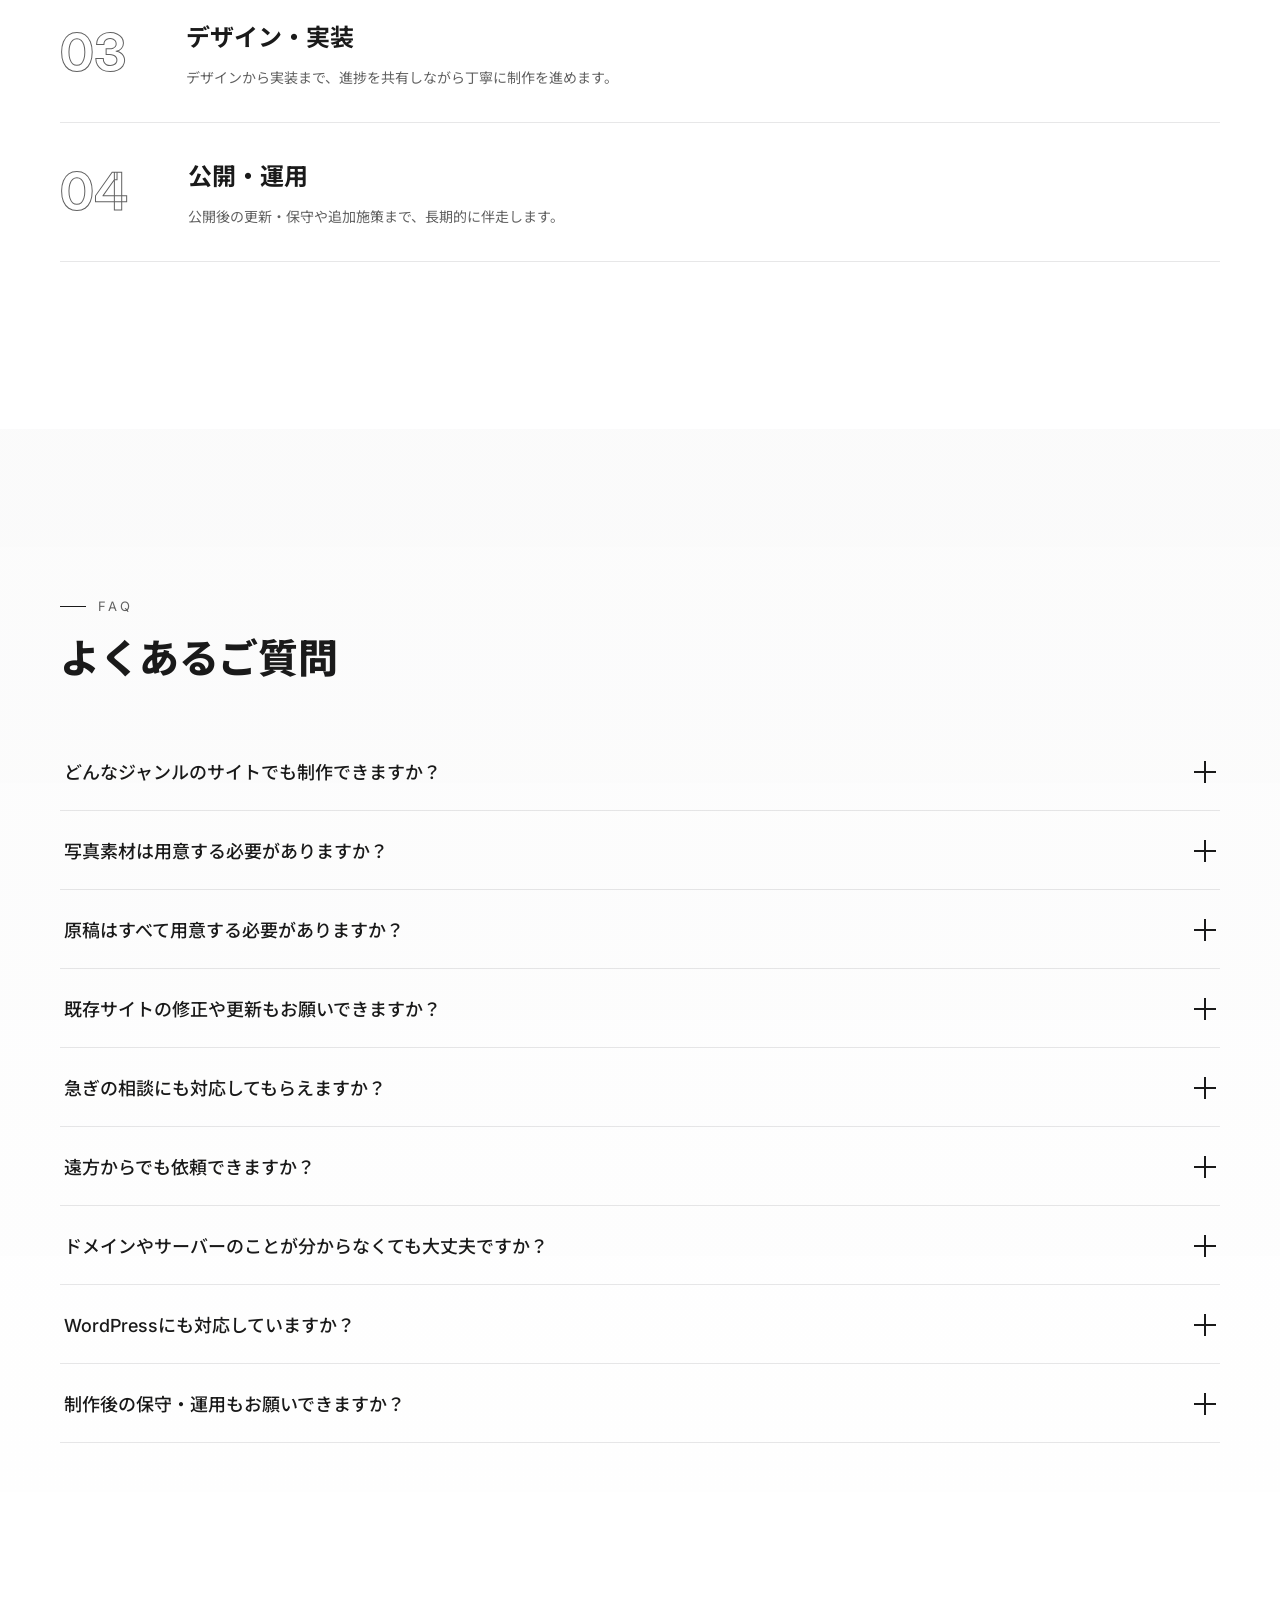
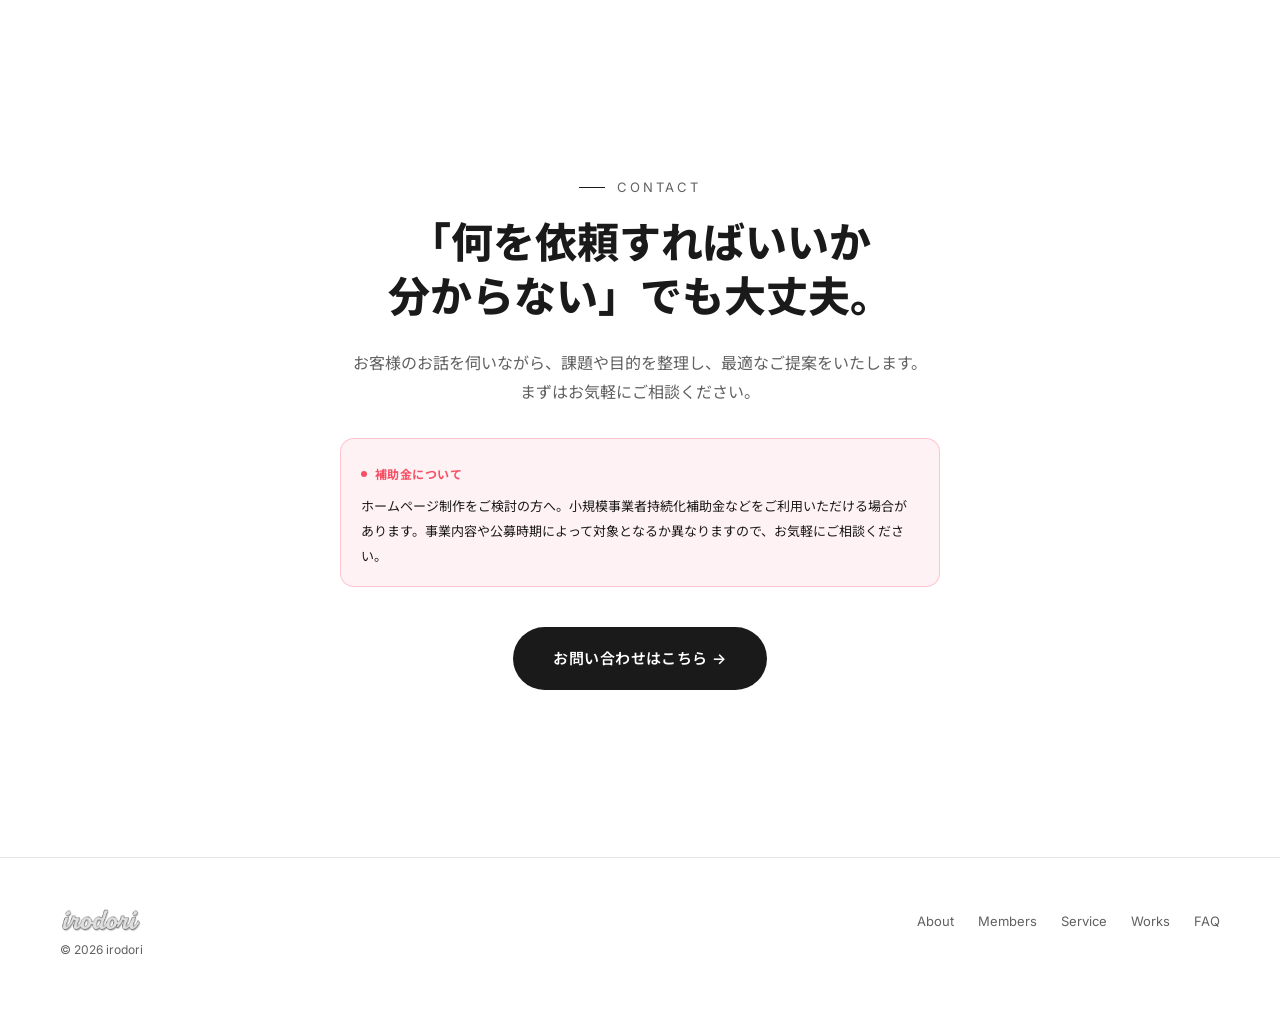
<file: irodori_v2/index.html>
<!doctype html>
<html lang="ja">
  <head>
    <meta charset="utf-8" />
    <meta name="viewport" content="width=device-width,initial-scale=1" />
    <title>irodori | Webに、彩りを。</title>
    <meta
      name="description"
      content="irodori（彩り）は、デザインとコーディングの専門性を掛け合わせ、一つひとつのWebサイトに彩りを添える制作チームです。"
    />
    <meta name="format-detection" content="telephone=no" />
    <!-- ogp -->
    <meta property="og:site_name" content="irodori" />
    <meta property="og:type" content="website" />
    <meta property="og:title" content="irodori | Webに、彩りを。" />
    <meta
      property="og:description"
      content="デザインとコーディングの専門性を掛け合わせ、Webサイトに彩りを添える。お客様らしさという色を、私たちが形にします。"
    />
    <meta property="og:locale" content="ja_JP" />
    <!-- google fonts -->
    <link rel="preconnect" href="https://fonts.googleapis.com" />
    <link rel="preconnect" href="https://fonts.gstatic.com" crossorigin />
    <link
      href="https://fonts.googleapis.com/css2?family=Parisienne&family=Inter:wght@400;500;600;700;800&family=Noto+Sans+JP:wght@300;400;500;700;900&display=swap"
      rel="stylesheet"
    />
    <!-- css -->
    <link rel="stylesheet" href="css/style.css" />
    <!-- js -->
    <script src="js/main.js" defer></script>
  </head>
  <body class="js_body">
    <!-- iridescent haze background -->
    <div class="l_bg">
      <canvas class="l_bg_canvas js_gl"></canvas>
      <div class="l_bg_grid"></div>
      <div class="l_bg_vignette"></div>
      <div class="l_bg_grain"></div>
    </div>
    <!-- /.l_bg -->

    <!-- opening / loader -->
    <div class="m_opening js_opening">
      <div class="m_opening_logo"><img class="m_opening_logo_img" src="img/irodori.png" alt="irodori" /></div>
      <div class="m_opening_bar"><i class="m_opening_bar-inner"></i></div>
    </div>
    <!-- /.m_opening -->

    <header class="l_header js_header">
      <a href="#top" class="l_header-logo"><img class="l_header-logo_img" src="img/irodori.png" alt="irodori" /></a>
      <nav class="l_header-nav js_nav" aria-label="メインメニュー">
        <ul class="l_header-nav_list">
          <li class="l_header-nav_item">
            <a href="#about" class="l_header-nav_link">About</a>
          </li>
          <li class="l_header-nav_item">
            <a href="#members" class="l_header-nav_link">Members</a>
          </li>
          <li class="l_header-nav_item l_header-nav_item__sub">
            <a href="service.html" class="l_header-nav_link">Service</a>
            <ul class="l_header-nav_sub">
              <li class="l_header-nav_sub_item">
                <a href="service.html" class="l_header-nav_sub_link">
                  作りたいものから選ぶ
                </a>
              </li>
              <li class="l_header-nav_sub_item">
                <a href="service_issue.html" class="l_header-nav_sub_link">
                  課題から選ぶ
                </a>
              </li>
            </ul>
          </li>
          <li class="l_header-nav_item">
            <a href="#works" class="l_header-nav_link">Works</a>
          </li>
          <li class="l_header-nav_item">
            <a href="#faq" class="l_header-nav_link">FAQ</a>
          </li>
          <li class="l_header-nav_item">
            <a href="#contact" class="l_header-nav_link l_header-nav_link__cta">
              Contact
            </a>
          </li>
        </ul>
      </nav>
      <button class="m_hamburger js_hamburger" aria-label="メニュー">
        <span class="m_hamburger-bar"></span>
        <span class="m_hamburger-bar"></span>
      </button>
    </header>
    <!-- /.l_header -->

    <!-- KV / hero -->
    <div id="top" class="top_kv">
      <div class="top_kv-inner">
        <div class="top_kv_box">
          <p class="top_kv_sub-copy m_reveal js_reveal">
            <span class="top_kv_dot"></span>Web Design &amp; Code studio
          </p>
          <div class="top_kv_logo m_reveal m_reveal__d1 js_reveal">
            <img src="img/irodori.png" alt="irodori" />
          </div>
          <h1 class="top_kv_copy">
            <span class="m_reveal m_reveal__d1 js_reveal">Webに、</span
            ><span class="m_reveal m_reveal__d2 js_reveal">彩りを。</span>
          </h1>
          <p class="top_kv_en m_reveal m_reveal__d3 js_reveal">
            Design <em>×</em> Code
          </p>
          <p class="top_kv_desc m_reveal m_reveal__d4 js_reveal">
            デザインとコーディングの専門性を掛け合わせ、お客様らしさという“色”を引き出す。<br />
            一つとして同じ色はない、あなたのブランドらしさを形にします。
          </p>
          <div class="m_btn-wrapper top_kv_btn-wrapper m_reveal m_reveal__d5 js_reveal">
            <a href="#works" class="m_btn m_btn__fill">実績を見る</a>
            <a href="#contact" class="m_btn m_btn__ghost">お問い合わせ</a>
          </div>
          <!-- /.m_btn-wrapper -->
        </div>
        <!-- /.top_kv_box -->
      </div>
      <!-- /.top_kv-inner -->
      <div class="top_kv-scroll-down">
        <span class="top_kv-scroll-down_txt">Scroll</span>
        <i class="top_kv-scroll-down_arrow"></i>
      </div>
      <!-- /.top_kv-scroll-down -->

      <!-- floating contact button (bottom-right, like yoshinani-design) -->
      <a href="#contact" class="m_contact-float js_contact-float" aria-label="お問い合わせ">
        <svg class="m_contact-float_ring" viewBox="0 0 100 100" aria-hidden="true">
          <defs>
            <path
              id="contactCirclePath"
              d="M 50,50 m -38,0 a 38,38 0 1,1 76,0 a 38,38 0 1,1 -76,0"
            />
          </defs>
          <text>
            <textPath
              href="#contactCirclePath"
              xlink:href="#contactCirclePath"
              startOffset="0"
              textLength="238.76"
              lengthAdjust="spacing"
            >CONTACT ・ CONTACT ・ CONTACT ・ CONTACT ・</textPath>
          </text>
        </svg>
        <span class="m_contact-float_icon" aria-hidden="true">
          <svg viewBox="0 0 512 512">
            <path
              d="M476 3.2L12.5 270.6c-18 10.4-15.4 35.6 3.3 42.6L121 352l287-241c5.5-4.6 13.5 3 8.6 8.6L182 384v65.5c0 20.4 25.2 30.1 39.5 15.6l52-52 88 65.5c17 12.6 41.2 3.3 45.5-17.5L512 32.7C516.9 8.5 494 -6.4 476 3.2z"
            />
          </svg>
        </span>
      </a>
      <!-- /.m_contact-float -->
    </div>
    <!-- /.top_kv -->

    <main class="l_main">
      <!-- works slider (directly under KV) -->
      <section id="works" class="top_works">
        <div class="top_works_head l_container">
          <p class="m_section-label m_reveal js_reveal">Works</p>
          <h2 class="top_works_title m_reveal m_reveal__d1 js_reveal">
            制作<em>実績</em>
          </h2>
        </div>
        <!-- /.top_works_head -->
        <div class="top_works_slider js_works-slider">
          <div class="top_works_track">
            <!-- set 1 -->
            <a href="#" class="top_works_item" style="--a: #ff8fc0; --b: #ffc98f">
              <div class="top_works_item_thumb">Aa</div>
              <div class="top_works_item_txt">
                <span class="top_works_item_cat">Branding / Web</span>
                <h3 class="top_works_item_heading">organic cosmetics — brand site</h3>
              </div>
            </a>
            <a href="#" class="top_works_item" style="--a: #8fdcff; --b: #c4a8ff">
              <div class="top_works_item_thumb">Bb</div>
              <div class="top_works_item_txt">
                <span class="top_works_item_cat">Corporate</span>
                <h3 class="top_works_item_heading">construction co. — recruit site</h3>
              </div>
            </a>
            <a href="#" class="top_works_item" style="--a: #9cf7c4; --b: #8fdcff">
              <div class="top_works_item_thumb">Cc</div>
              <div class="top_works_item_txt">
                <span class="top_works_item_cat">EC / Shopify</span>
                <h3 class="top_works_item_heading">select shop — online store</h3>
              </div>
            </a>
            <a href="#" class="top_works_item" style="--a: #ffc98f; --b: #ff8fc0">
              <div class="top_works_item_thumb">Dd</div>
              <div class="top_works_item_txt">
                <span class="top_works_item_cat">Campaign / LP</span>
                <h3 class="top_works_item_heading">music festival — teaser lp</h3>
              </div>
            </a>
            <a href="#" class="top_works_item" style="--a: #c4a8ff; --b: #9cf7c4">
              <div class="top_works_item_thumb">Ee</div>
              <div class="top_works_item_txt">
                <span class="top_works_item_cat">Brand / Web</span>
                <h3 class="top_works_item_heading">coffee roaster — official site</h3>
              </div>
            </a>
            <a href="#" class="top_works_item" style="--a: #fff08f; --b: #8fdcff">
              <div class="top_works_item_thumb">Ff</div>
              <div class="top_works_item_txt">
                <span class="top_works_item_cat">WordPress</span>
                <h3 class="top_works_item_heading">clinic — renewal &amp; cms</h3>
              </div>
            </a>
            <!-- set 2 (duplicate for seamless loop) -->
            <a href="#" class="top_works_item" style="--a: #ff8fc0; --b: #ffc98f" aria-hidden="true">
              <div class="top_works_item_thumb">Aa</div>
              <div class="top_works_item_txt">
                <span class="top_works_item_cat">Branding / Web</span>
                <h3 class="top_works_item_heading">organic cosmetics — brand site</h3>
              </div>
            </a>
            <a href="#" class="top_works_item" style="--a: #8fdcff; --b: #c4a8ff" aria-hidden="true">
              <div class="top_works_item_thumb">Bb</div>
              <div class="top_works_item_txt">
                <span class="top_works_item_cat">Corporate</span>
                <h3 class="top_works_item_heading">construction co. — recruit site</h3>
              </div>
            </a>
            <a href="#" class="top_works_item" style="--a: #9cf7c4; --b: #8fdcff" aria-hidden="true">
              <div class="top_works_item_thumb">Cc</div>
              <div class="top_works_item_txt">
                <span class="top_works_item_cat">EC / Shopify</span>
                <h3 class="top_works_item_heading">select shop — online store</h3>
              </div>
            </a>
            <a href="#" class="top_works_item" style="--a: #ffc98f; --b: #ff8fc0" aria-hidden="true">
              <div class="top_works_item_thumb">Dd</div>
              <div class="top_works_item_txt">
                <span class="top_works_item_cat">Campaign / LP</span>
                <h3 class="top_works_item_heading">music festival — teaser lp</h3>
              </div>
            </a>
            <a href="#" class="top_works_item" style="--a: #c4a8ff; --b: #9cf7c4" aria-hidden="true">
              <div class="top_works_item_thumb">Ee</div>
              <div class="top_works_item_txt">
                <span class="top_works_item_cat">Brand / Web</span>
                <h3 class="top_works_item_heading">coffee roaster — official site</h3>
              </div>
            </a>
            <a href="#" class="top_works_item" style="--a: #fff08f; --b: #8fdcff" aria-hidden="true">
              <div class="top_works_item_thumb">Ff</div>
              <div class="top_works_item_txt">
                <span class="top_works_item_cat">WordPress</span>
                <h3 class="top_works_item_heading">clinic — renewal &amp; cms</h3>
              </div>
            </a>
          </div>
          <!-- /.top_works_track -->
        </div>
        <!-- /.top_works_slider -->
      </section>
      <!-- /.top_works -->

      <!-- about -->
      <section id="about" class="top_about">
        <div class="l_contents">
          <div class="l_container">
            <div class="top_about_body">
              <div class="top_about_head">
                <p class="m_section-label m_reveal js_reveal">About us</p>
                <h2 class="m_section-title m_reveal m_reveal__d1 js_reveal">
                  Webに、<em>彩りを。</em>
                </h2>
              </div>
              <!-- /.top_about_head -->
              <div class="top_about_txt m_reveal m_reveal__d1 js_reveal">
                <p class="top_about_lead">
                  irodori は、「彩り」を意味します。<br />
                  一つひとつのWebサイトに、彩りを添えるチームです。
                </p>
                <p>
                  デザインだけではサイトは完成しません。技術だけでも、想いは伝わりません。
                  デザイナーとコーダーがそれぞれの専門性を掛け合わせ、お客様らしさという“色”を大切に、
                  見る人にも使う人にも心地よいWeb体験を届けます。
                </p>
                <p>
                  企業には、それぞれの個性があります。その個性＝色を引き出す。
                  一つとして同じ色はありません。それぞれのブランドらしさを、私たちが形にします。
                </p>
                <div class="top_about_stats">
                  <div class="top_about_stat">
                    <b class="top_about_stat_num js_count" data-to="80">0</b>
                    <span class="top_about_stat_label">制作実績</span>
                  </div>
                  <div class="top_about_stat">
                    <b class="top_about_stat_num js_count" data-to="2">0</b>
                    <span class="top_about_stat_label">人チーム</span>
                  </div>
                  <div class="top_about_stat">
                    <b class="top_about_stat_num js_count" data-to="98">0</b>
                    <span class="top_about_stat_label">継続率 %</span>
                  </div>
                </div>
                <!-- /.top_about_stats -->
              </div>
              <!-- /.top_about_txt -->
            </div>
            <!-- /.top_about_body -->
          </div>
          <!-- /.l_container -->
        </div>
        <!-- /.l_contents -->
      </section>
      <!-- /.top_about -->

      <!-- members -->
      <section id="members" class="top_members">
        <div class="l_contents">
          <div class="l_container">
            <p class="m_section-label m_reveal js_reveal">Members</p>
            <h2 class="m_section-title m_reveal m_reveal__d1 js_reveal">
              2人の<em>チーム</em>
            </h2>
            <div class="top_members_list">
              <article class="top_members_item m_reveal m_reveal__d1 js_reveal">
                <div class="top_members_item_photo" style="--a: #ff6fae; --b: #ffb36f">
                  <span>D</span>
                </div>
                <div class="top_members_item_body">
                  <p class="top_members_item_role">Designer / Art Director</p>
                  <h3 class="top_members_item_name">
                    Designer<span class="top_members_item_name-jp">デザイン担当</span>
                  </h3>
                  <p class="top_members_item_desc">
                    ブランドの世界観を設計し、UI・アートディレクションを担当。「らしさ」を細部まで宿したビジュアルを追求します。
                  </p>
                  <ul class="top_members_item_skill">
                    <li>Art Direction</li>
                    <li>UI / UX</li>
                    <li>Branding</li>
                  </ul>
                </div>
                <!-- /.top_members_item_body -->
              </article>
              <!-- /.top_members_item -->
              <article class="top_members_item m_reveal m_reveal__d2 js_reveal">
                <div class="top_members_item_photo" style="--a: #6fd3ff; --b: #a98cff">
                  <span>C</span>
                </div>
                <div class="top_members_item_body">
                  <p class="top_members_item_role">Coder / Frontend Engineer</p>
                  <h3 class="top_members_item_name">
                    Coder<span class="top_members_item_name-jp">実装担当</span>
                  </h3>
                  <p class="top_members_item_desc">
                    デザインの意図を1px単位で再現する実装を担当。表現力のあるアニメーションと、速く堅牢なフロントを構築します。
                  </p>
                  <ul class="top_members_item_skill">
                    <li>Frontend</li>
                    <li>Animation</li>
                    <li>WordPress</li>
                  </ul>
                </div>
                <!-- /.top_members_item_body -->
              </article>
              <!-- /.top_members_item -->
            </div>
            <!-- /.top_members_list -->
          </div>
          <!-- /.l_container -->
        </div>
        <!-- /.l_contents -->
      </section>
      <!-- /.top_members -->

      <!-- service -->
      <section id="service" class="top_service">
        <div class="l_contents">
          <div class="l_container">
            <p class="m_section-label m_reveal js_reveal">Service</p>
            <h2 class="m_section-title m_reveal m_reveal__d1 js_reveal">
              できる<em>こと</em>
            </h2>
            <ul class="top_service_list">
              <li class="top_service_item m_reveal m_reveal__d1 js_reveal">
                <span class="top_service_item_no">01</span>
                <h3 class="top_service_item_name">Web Design</h3>
                <p class="top_service_item_desc">
                  ブランドの世界観を体験へ翻訳。細部まで作り込んだビジュアルと、使いやすさを両立したデザインをつくります。
                </p>
              </li>
              <!-- /.top_service_item -->
              <li class="top_service_item m_reveal m_reveal__d2 js_reveal">
                <span class="top_service_item_no">02</span>
                <h3 class="top_service_item_name">Development</h3>
                <p class="top_service_item_desc">
                  デザインの意図を損なわない高品質な実装。動きのある表現と、速く堅牢なフロントエンドを構築します。
                </p>
              </li>
              <!-- /.top_service_item -->
              <li class="top_service_item m_reveal m_reveal__d3 js_reveal">
                <span class="top_service_item_no">03</span>
                <h3 class="top_service_item_name">Branding</h3>
                <p class="top_service_item_desc">
                  ロゴやトーン&amp;マナーからコピーまで、一貫した世界観を設計。Webを起点にブランド体験を整えます。
                </p>
              </li>
              <!-- /.top_service_item -->
              <li class="top_service_item m_reveal m_reveal__d4 js_reveal">
                <span class="top_service_item_no">04</span>
                <h3 class="top_service_item_name">CMS / 運用</h3>
                <p class="top_service_item_desc">
                  WordPressをはじめとしたCMS構築や、公開後の更新・保守まで。長期的に伴走します。
                </p>
              </li>
              <!-- /.top_service_item -->
            </ul>
            <!-- /.top_service_list -->
            <div class="m_btn-wrapper top_service_more m_reveal js_reveal">
              <a href="service.html" class="m_btn m_btn__ghost">サービス詳細を見る →</a>
            </div>
            <!-- /.top_service_more -->
          </div>
          <!-- /.l_container -->
        </div>
        <!-- /.l_contents -->
      </section>
      <!-- /.top_service -->

      <!-- flow -->
      <section id="flow" class="top_flow">
        <div class="l_contents">
          <div class="l_container">
            <p class="m_section-label m_reveal js_reveal">Flow</p>
            <h2 class="m_section-title m_reveal m_reveal__d1 js_reveal">
              制作の<em>流れ</em>
            </h2>
            <div class="top_flow_list">
              <div class="top_flow_item m_reveal m_reveal__d1 js_reveal">
                <span class="top_flow_item_no">01</span>
                <div class="top_flow_item_txt">
                  <h3 class="top_flow_item_heading">お問い合わせ・ヒアリング</h3>
                  <p class="top_flow_item_desc">
                    目的・課題・ご予算・納期をお伺いし、方向性をすり合わせます。
                  </p>
                </div>
              </div>
              <!-- /.top_flow_item -->
              <div class="top_flow_item m_reveal m_reveal__d2 js_reveal">
                <span class="top_flow_item_no">02</span>
                <div class="top_flow_item_txt">
                  <h3 class="top_flow_item_heading">ご提案・お見積もり</h3>
                  <p class="top_flow_item_desc">
                    設計と全体方針をご提案。内容にご納得いただいたうえで契約します。
                  </p>
                </div>
              </div>
              <!-- /.top_flow_item -->
              <div class="top_flow_item m_reveal m_reveal__d3 js_reveal">
                <span class="top_flow_item_no">03</span>
                <div class="top_flow_item_txt">
                  <h3 class="top_flow_item_heading">デザイン・実装</h3>
                  <p class="top_flow_item_desc">
                    デザインから実装まで、進捗を共有しながら丁寧に制作を進めます。
                  </p>
                </div>
              </div>
              <!-- /.top_flow_item -->
              <div class="top_flow_item m_reveal m_reveal__d4 js_reveal">
                <span class="top_flow_item_no">04</span>
                <div class="top_flow_item_txt">
                  <h3 class="top_flow_item_heading">公開・運用</h3>
                  <p class="top_flow_item_desc">
                    公開後の更新・保守や追加施策まで、長期的に伴走します。
                  </p>
                </div>
              </div>
              <!-- /.top_flow_item -->
            </div>
            <!-- /.top_flow_list -->
          </div>
          <!-- /.l_container -->
        </div>
        <!-- /.l_contents -->
      </section>
      <!-- /.top_flow -->

      <!-- faq -->
      <section id="faq" class="top_faq">
        <div class="l_contents">
          <div class="l_container">
            <p class="m_section-label m_reveal js_reveal">FAQ</p>
            <h2 class="m_section-title m_reveal m_reveal__d1 js_reveal">
              よくある<em>ご質問</em>
            </h2>
            <div class="top_faq_list m_reveal m_reveal__d1 js_reveal">
              <div class="top_faq_item js_faq">
                <button class="top_faq_q">
                  どんなジャンルのサイトでも制作できますか？
                  <i class="top_faq_icon"></i>
                </button>
                <div class="top_faq_a">
                  <p>
                    コーポレート・採用・ブランド・LP・ECなど、幅広いジャンルに対応しています。まずはご相談ください。ジャンルによっては得意な事例をご紹介します。
                  </p>
                </div>
                <!-- /.top_faq_a -->
              </div>
              <!-- /.top_faq_item -->
              <div class="top_faq_item js_faq">
                <button class="top_faq_q">
                  写真素材は用意する必要がありますか？
                  <i class="top_faq_icon"></i>
                </button>
                <div class="top_faq_a">
                  <p>
                    お持ちの素材があればご活用いただけますが、ない場合はストックフォトのご提案や、撮影ディレクションのご相談も可能です。
                  </p>
                </div>
                <!-- /.top_faq_a -->
              </div>
              <!-- /.top_faq_item -->
              <div class="top_faq_item js_faq">
                <button class="top_faq_q">
                  原稿はすべて用意する必要がありますか？
                  <i class="top_faq_icon"></i>
                </button>
                <div class="top_faq_a">
                  <p>
                    いいえ。ラフなメモや箇条書きからでも大丈夫です。ヒアリングをもとに、構成やコピーの作成もお手伝いできます。
                  </p>
                </div>
                <!-- /.top_faq_a -->
              </div>
              <!-- /.top_faq_item -->
              <div class="top_faq_item js_faq">
                <button class="top_faq_q">
                  既存サイトの修正や更新もお願いできますか？
                  <i class="top_faq_icon"></i>
                </button>
                <div class="top_faq_a">
                  <p>
                    はい。部分的な修正・リニューアル・運用代行にも対応しています。現状のサイトを拝見したうえでご提案します。
                  </p>
                </div>
                <!-- /.top_faq_a -->
              </div>
              <!-- /.top_faq_item -->
              <div class="top_faq_item js_faq">
                <button class="top_faq_q">
                  急ぎの相談にも対応してもらえますか？
                  <i class="top_faq_icon"></i>
                </button>
                <div class="top_faq_a">
                  <p>
                    スケジュールの状況によりますが、可能な限り柔軟に対応します。納期がお決まりの場合は、まずお早めにご連絡ください。
                  </p>
                </div>
                <!-- /.top_faq_a -->
              </div>
              <!-- /.top_faq_item -->
              <div class="top_faq_item js_faq">
                <button class="top_faq_q">
                  遠方からでも依頼できますか？
                  <i class="top_faq_icon"></i>
                </button>
                <div class="top_faq_a">
                  <p>
                    もちろんです。オンラインでの打ち合わせが中心のため、全国どこからでもご依頼いただけます。
                  </p>
                </div>
                <!-- /.top_faq_a -->
              </div>
              <!-- /.top_faq_item -->
              <div class="top_faq_item js_faq">
                <button class="top_faq_q">
                  ドメインやサーバーのことが分からなくても大丈夫ですか？
                  <i class="top_faq_icon"></i>
                </button>
                <div class="top_faq_a">
                  <p>
                    ご安心ください。取得・設定・公開まわりまで、専門用語をかみ砕いてご案内・代行します。
                  </p>
                </div>
                <!-- /.top_faq_a -->
              </div>
              <!-- /.top_faq_item -->
              <div class="top_faq_item js_faq">
                <button class="top_faq_q">
                  WordPressにも対応していますか？
                  <i class="top_faq_icon"></i>
                </button>
                <div class="top_faq_a">
                  <p>
                    はい。WordPressでの構築や、お客様ご自身で更新できるCMS化にも対応しています。
                  </p>
                </div>
                <!-- /.top_faq_a -->
              </div>
              <!-- /.top_faq_item -->
              <div class="top_faq_item js_faq">
                <button class="top_faq_q">
                  制作後の保守・運用もお願いできますか？
                  <i class="top_faq_icon"></i>
                </button>
                <div class="top_faq_a">
                  <p>
                    はい。更新代行・軽微な修正・保守プランなど、公開後も継続的にサポートいたします。
                  </p>
                </div>
                <!-- /.top_faq_a -->
              </div>
              <!-- /.top_faq_item -->
            </div>
            <!-- /.top_faq_list -->
          </div>
          <!-- /.l_container -->
        </div>
        <!-- /.l_contents -->
      </section>
      <!-- /.top_faq -->
    </main>
    <!-- /.l_main -->

    <!-- contact -->
    <section id="contact" class="top_contact">
      <div class="l_contents">
        <div class="top_contact_box l_container-sm">
          <p class="m_section-label m_section-label__center m_reveal js_reveal">
            Contact
          </p>
          <h2 class="top_contact_copy m_reveal m_reveal__d1 js_reveal">
            「何を依頼すればいいか<br />分からない」<em>でも大丈夫。</em>
          </h2>
          <p class="top_contact_desc m_reveal m_reveal__d2 js_reveal">
            お客様のお話を伺いながら、課題や目的を整理し、最適なご提案をいたします。<br />
            まずはお気軽にご相談ください。
          </p>
          <div class="m_subsidy top_contact_subsidy m_reveal m_reveal__d2 js_reveal">
            <p class="m_subsidy_label">補助金について</p>
            <p class="m_subsidy_txt">
              ホームページ制作をご検討の方へ。小規模事業者持続化補助金などをご利用いただける場合があります。事業内容や公募時期によって対象となるか異なりますので、お気軽にご相談ください。
            </p>
          </div>
          <!-- /.m_subsidy -->
          <div class="m_btn-wrapper top_contact_btn-wrapper m_reveal m_reveal__d3 js_reveal">
            <a href="mailto:hello@irodori.example" class="m_btn m_btn__fill">
              お問い合わせはこちら →
            </a>
          </div>
          <!-- /.m_btn-wrapper -->
        </div>
        <!-- /.top_contact_box -->
      </div>
      <!-- /.l_contents -->
    </section>
    <!-- /.top_contact -->

    <footer class="l_footer">
      <div class="l_footer_contents l_container">
        <p class="l_footer-logo"><img class="l_footer-logo_img" src="img/irodori.png" alt="irodori" /></p>
        <nav class="l_footer-nav" aria-label="フッターメニュー">
          <ul class="l_footer-nav_list">
            <li class="l_footer-nav_item">
              <a href="#about" class="l_footer-nav_link">About</a>
            </li>
            <li class="l_footer-nav_item">
              <a href="#members" class="l_footer-nav_link">Members</a>
            </li>
            <li class="l_footer-nav_item">
              <a href="service.html" class="l_footer-nav_link">Service</a>
            </li>
            <li class="l_footer-nav_item">
              <a href="#works" class="l_footer-nav_link">Works</a>
            </li>
            <li class="l_footer-nav_item">
              <a href="#faq" class="l_footer-nav_link">FAQ</a>
            </li>
          </ul>
        </nav>
        <!-- /.l_footer-nav -->
      </div>
      <!-- /.l_footer_contents -->
      <p class="l_footer-copyright">
        <small class="l_footer-copyright_txt">© 2026 irodori</small>
      </p>
    </footer>
    <!-- /.l_footer -->
  </body>
</html>
</file>
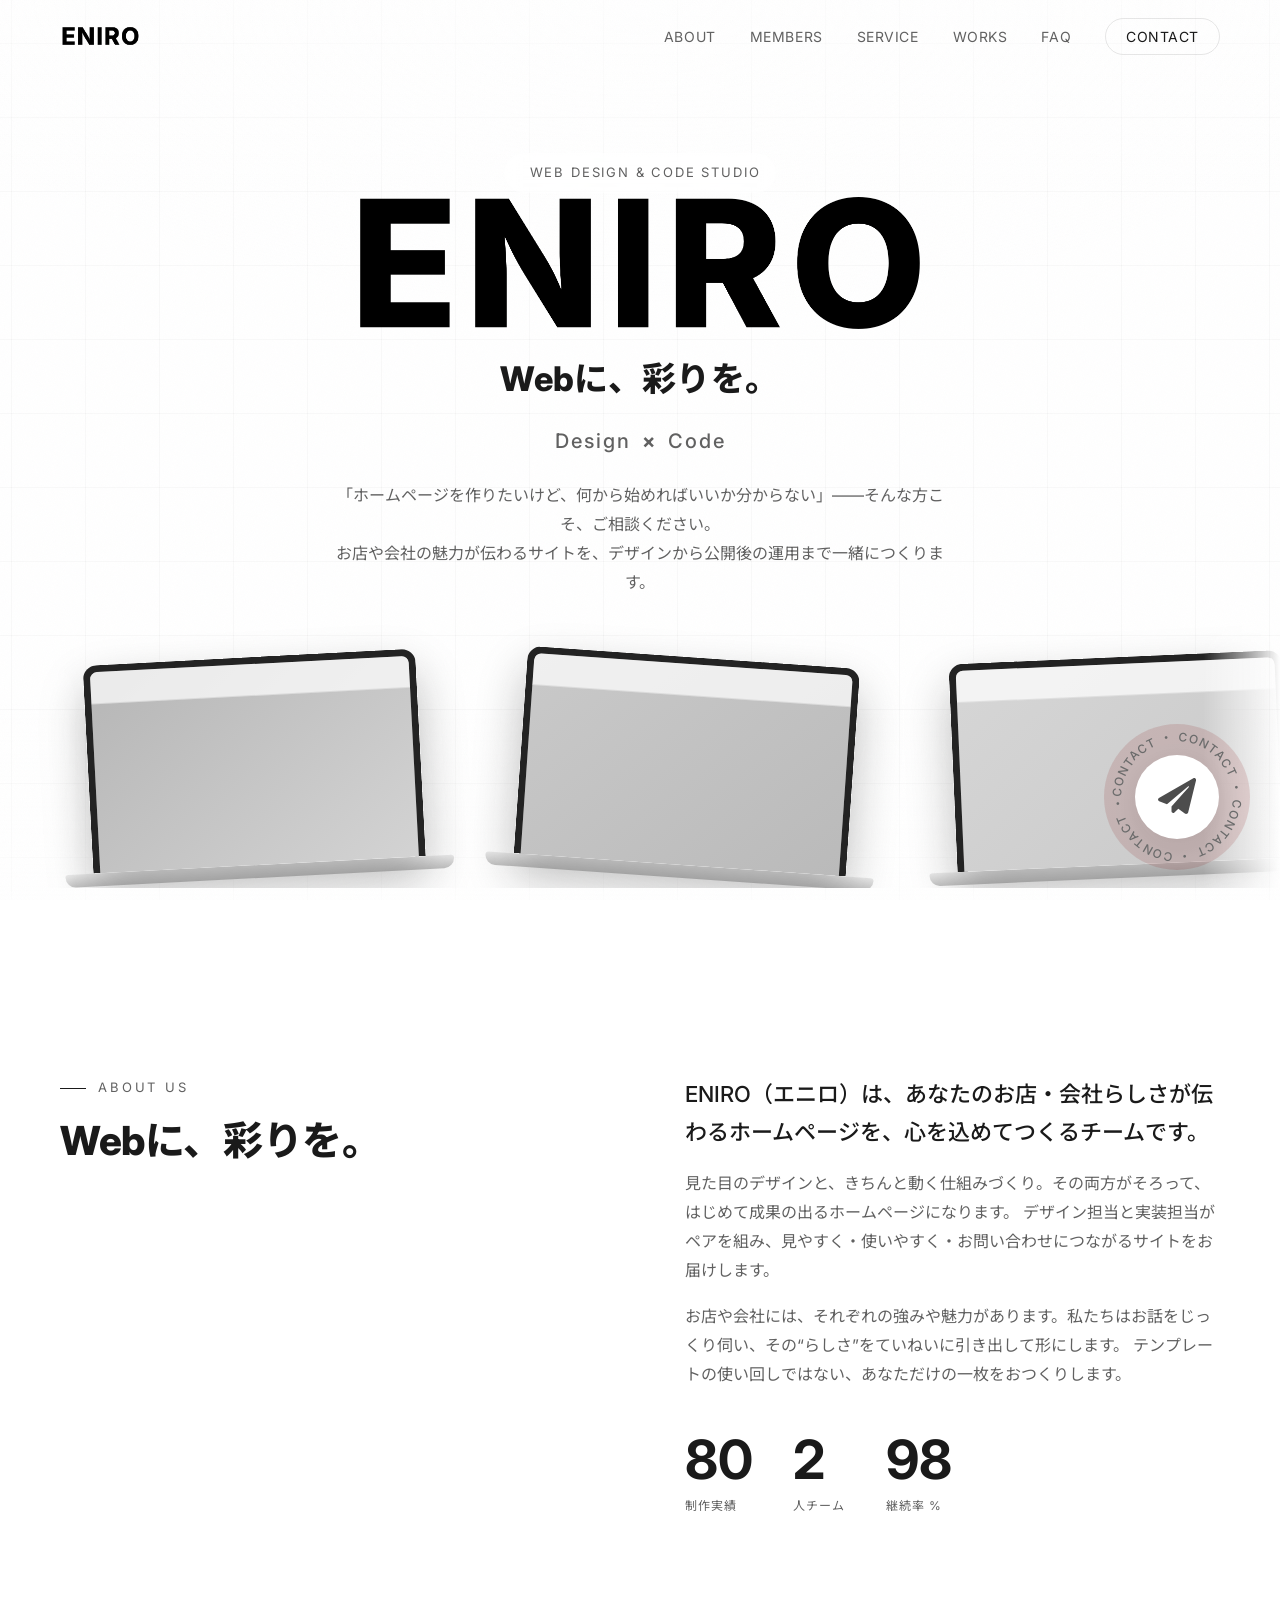
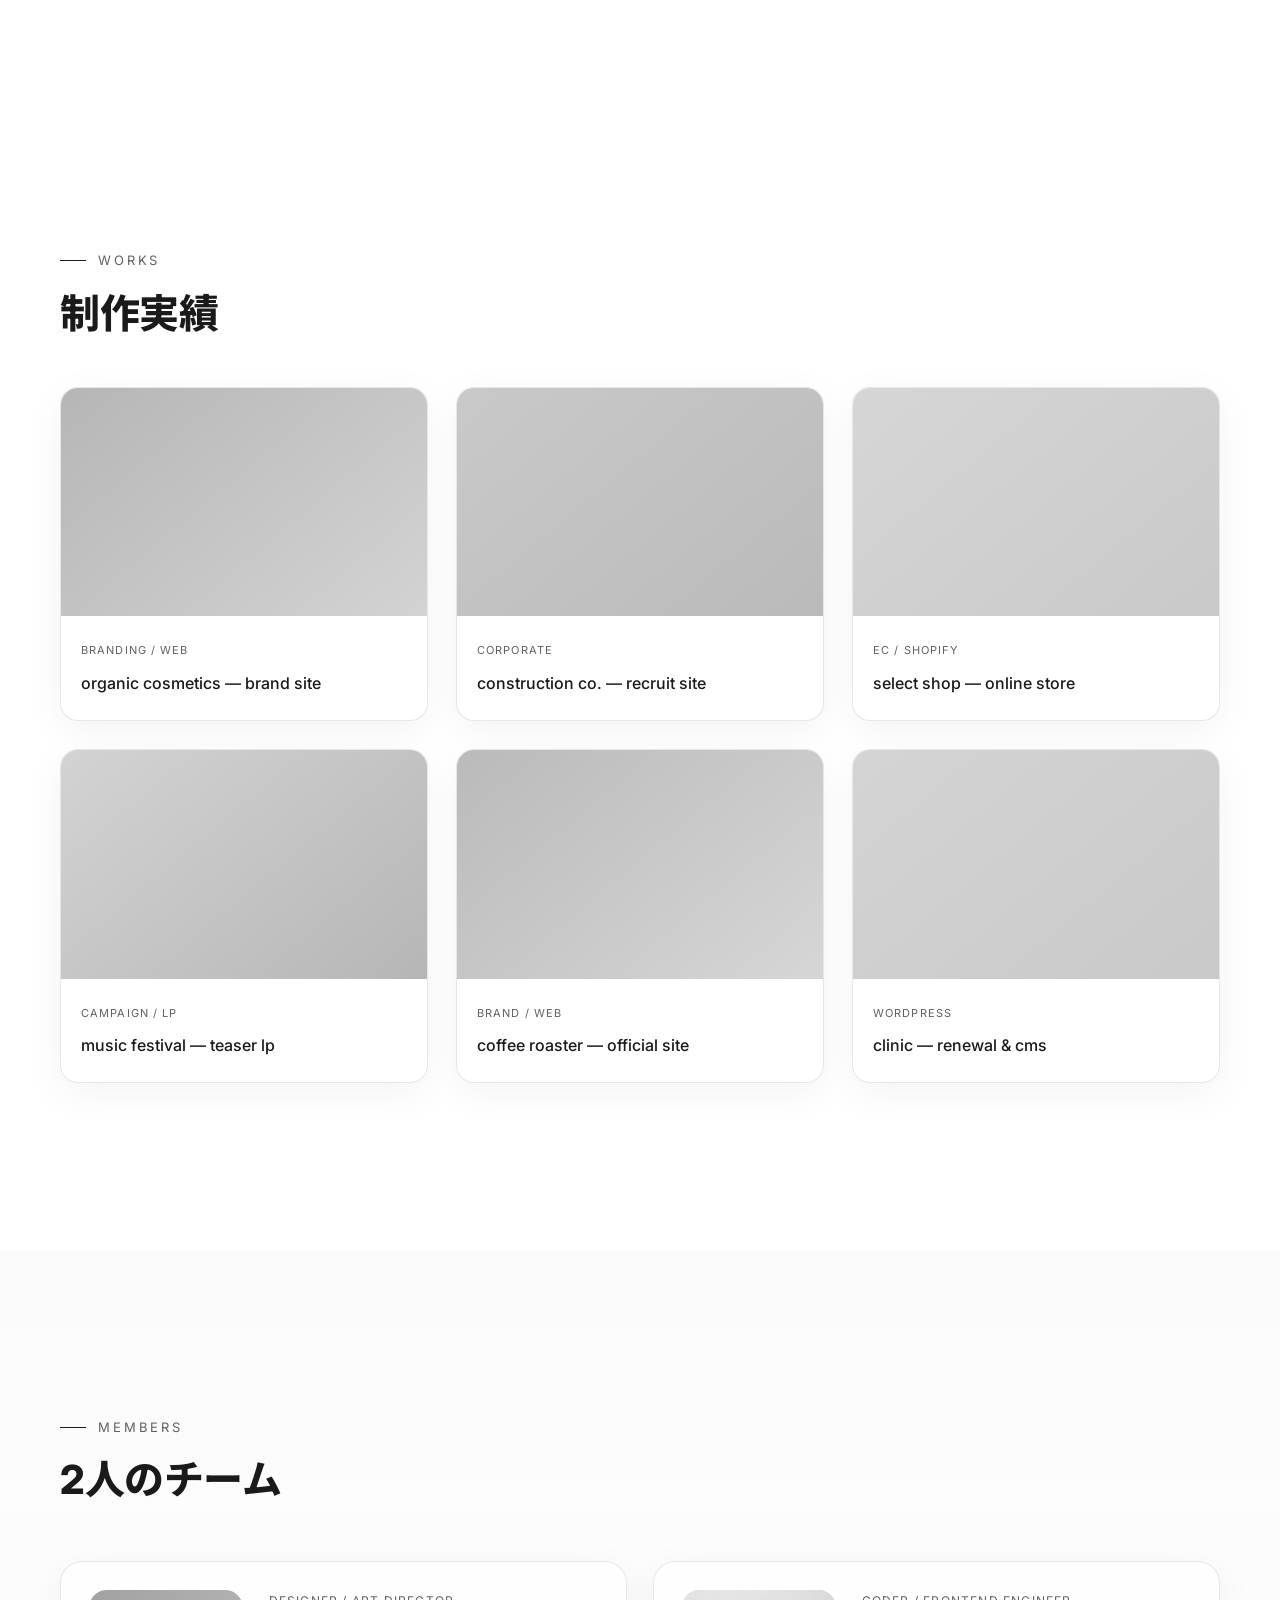
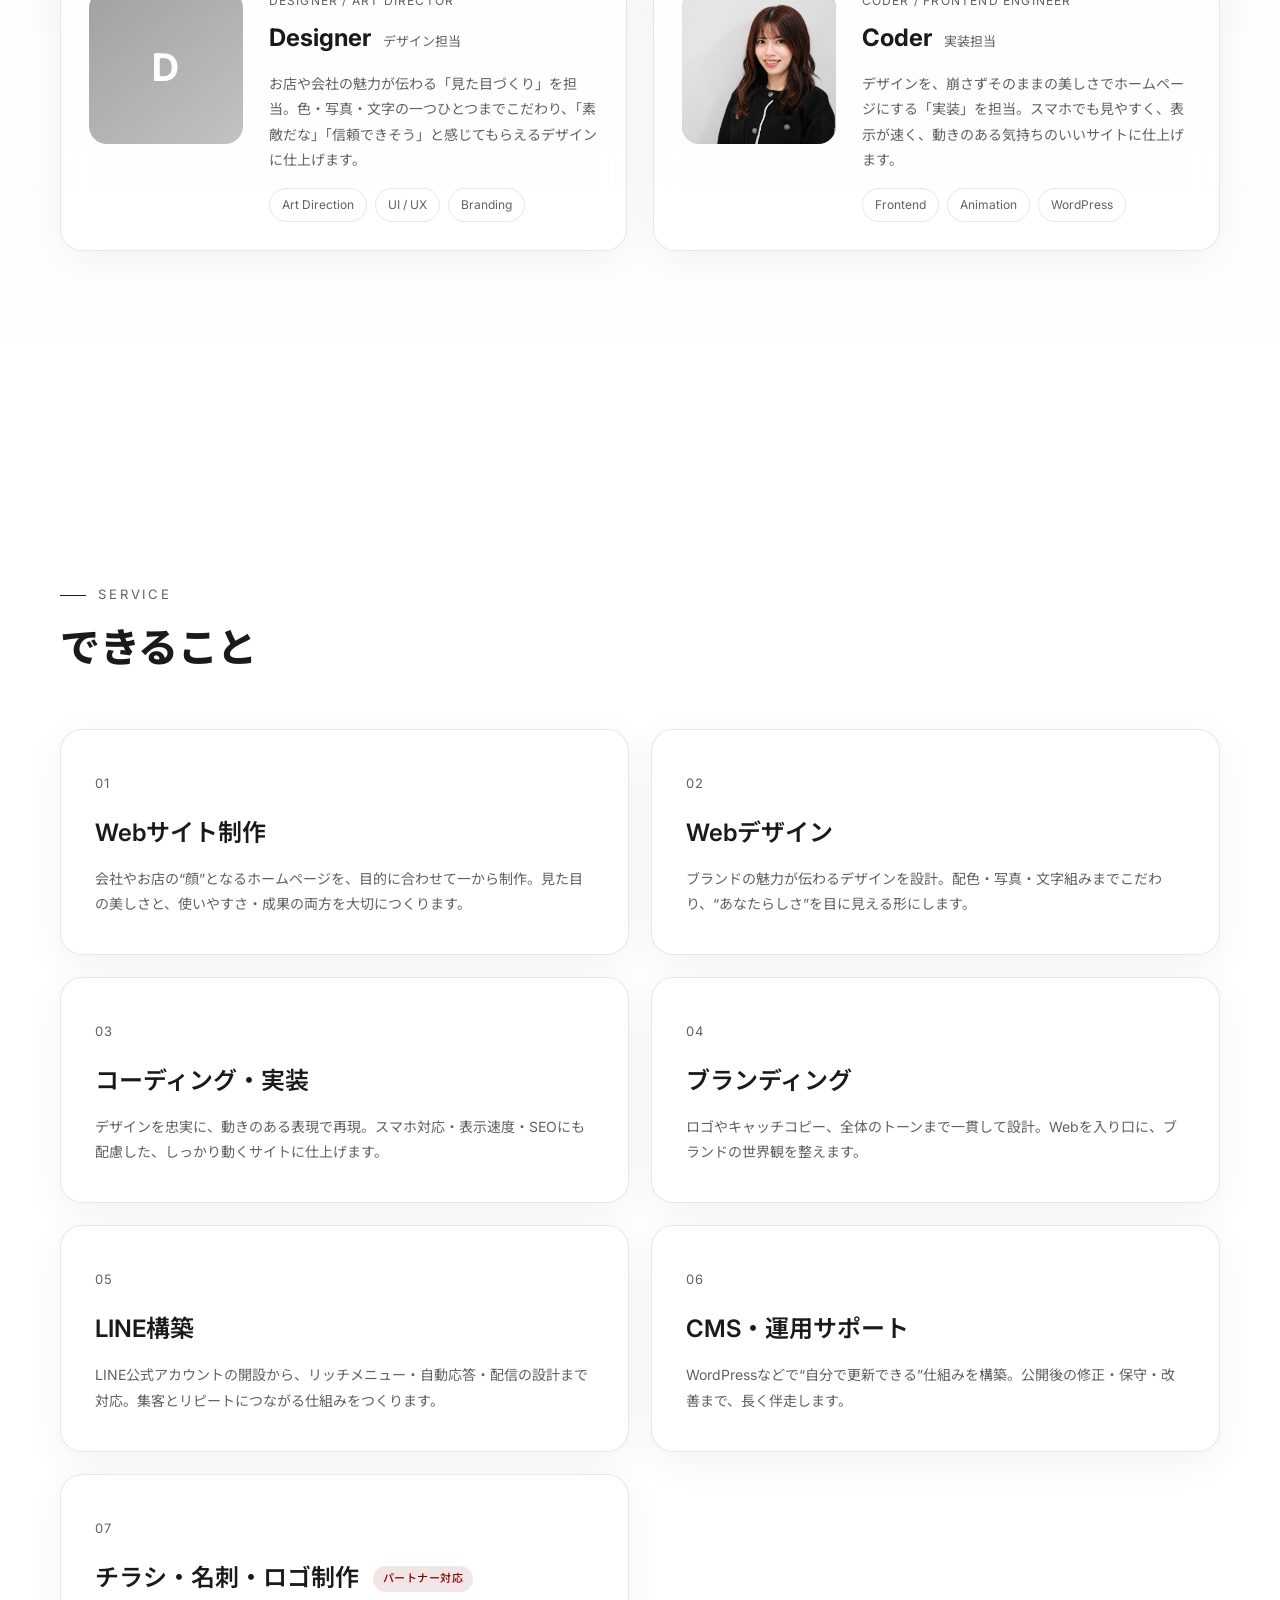
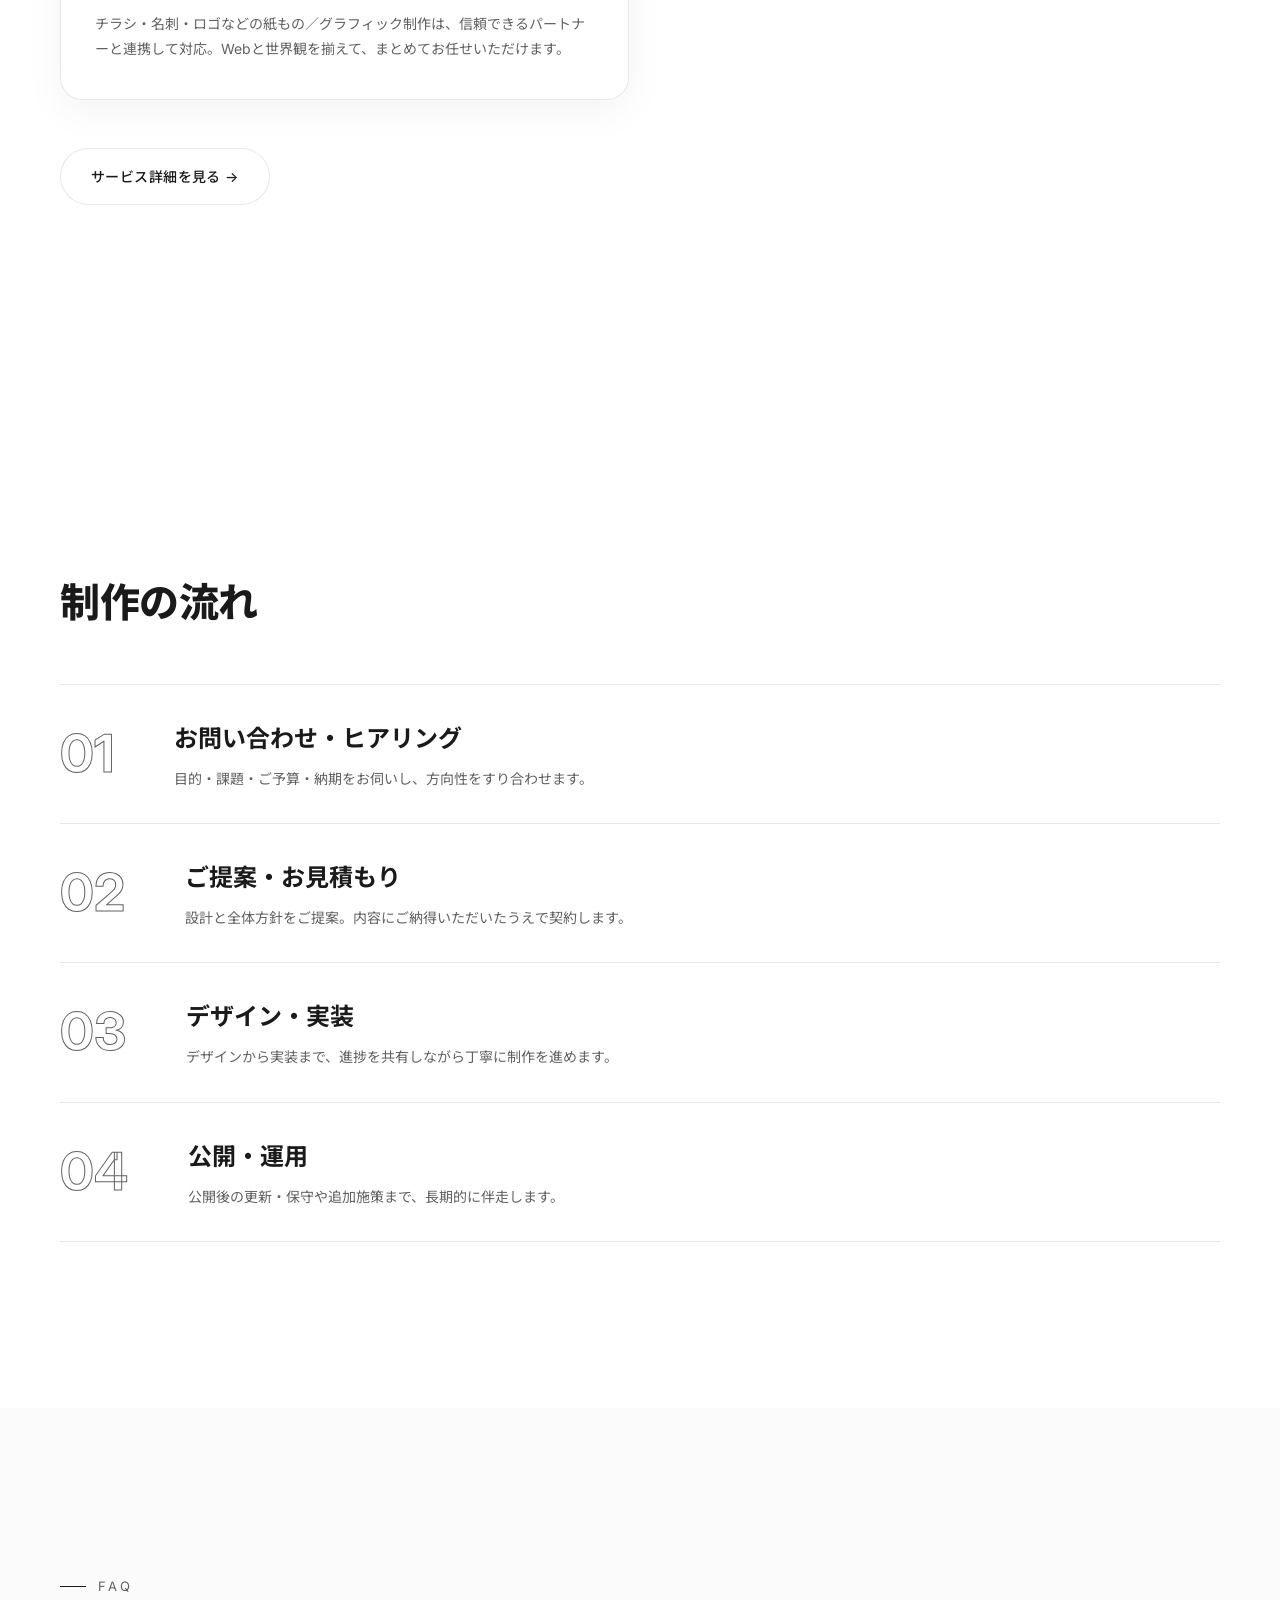
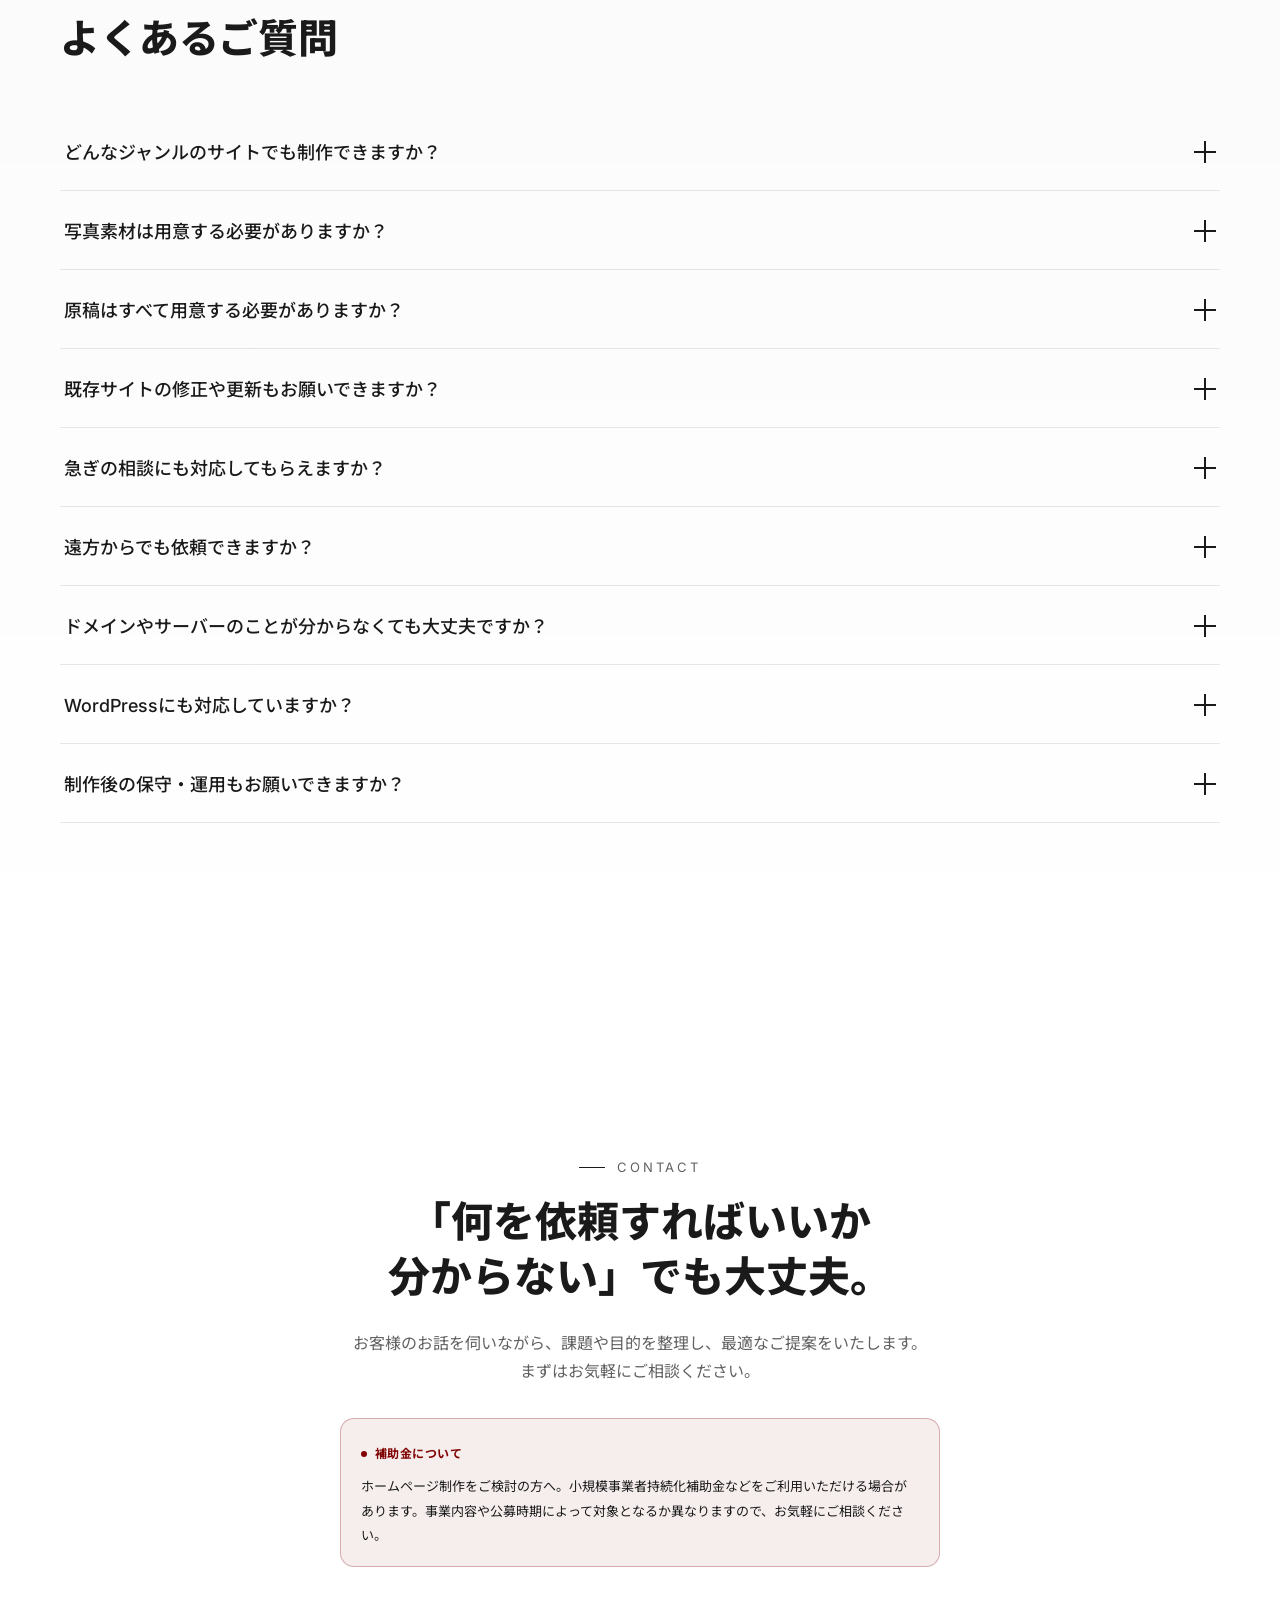
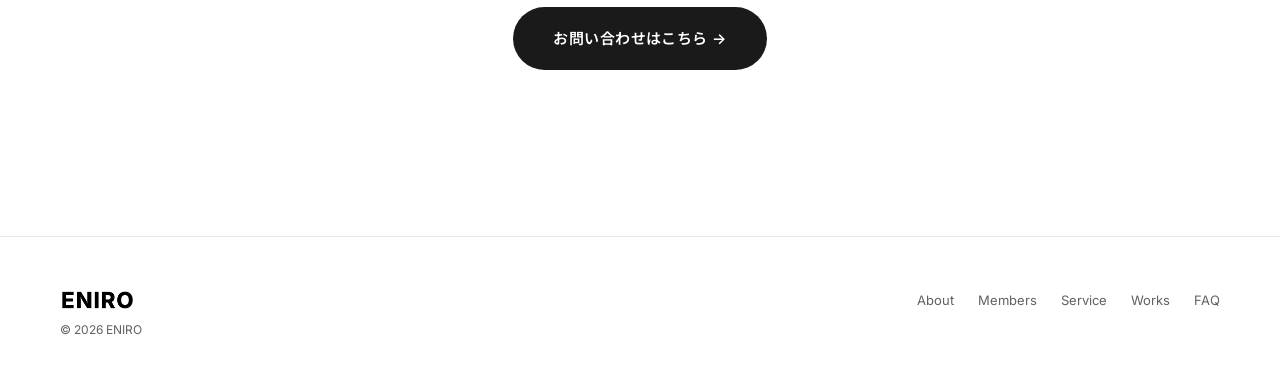
<file: irodori_v3/index.html>
<!doctype html>
<html lang="ja">
  <head>
    <meta charset="utf-8" />
    <meta name="viewport" content="width=device-width,initial-scale=1" />
    <title>ENIRO | Webに、彩りを。</title>
    <meta
      name="description"
      content="ENIROは、中小企業・お店のホームページ制作を、デザインから公開後の運用までまるごとお手伝いする2人組の制作チーム。はじめての方にも分かりやすくご案内します。"
    />
    <meta name="format-detection" content="telephone=no" />
    <!-- ogp -->
    <meta property="og:site_name" content="ENIRO" />
    <meta property="og:type" content="website" />
    <meta property="og:title" content="ENIRO | Webに、彩りを。" />
    <meta
      property="og:description"
      content="ホームページのことがよく分からなくても大丈夫。あなたのお店・会社の魅力が伝わるサイトを、デザインから公開後の運用まで一緒につくります。"
    />
    <meta property="og:locale" content="ja_JP" />
    <!-- google fonts -->
    <link rel="preconnect" href="https://fonts.googleapis.com" />
    <link rel="preconnect" href="https://fonts.gstatic.com" crossorigin />
    <link
      href="https://fonts.googleapis.com/css2?family=Parisienne&family=Inter:wght@400;500;600;700;800&family=Noto+Sans+JP:wght@300;400;500;700;900&display=swap"
      rel="stylesheet"
    />
    <!-- css -->
    <link rel="stylesheet" href="css/style.css" />
    <!-- js -->
    <script src="js/main.js" defer></script>
  </head>
  <body class="js_body">
    <!-- iridescent haze background -->
    <div class="l_bg">
      <canvas class="l_bg_canvas js_gl"></canvas>
      <div class="l_bg_grid"></div>
      <div class="l_bg_vignette"></div>
      <div class="l_bg_grain"></div>
    </div>
    <!-- /.l_bg -->

    <!-- opening / loader -->
    <div class="m_opening js_opening">
      <div class="m_opening_logo"><img class="m_opening_logo_img" src="img/eniro-logo.png" alt="ENIRO" /></div>
      <div class="m_opening_bar"><i class="m_opening_bar-inner"></i></div>
    </div>
    <!-- /.m_opening -->

    <header class="l_header js_header">
      <a href="#top" class="l_header-logo"><img class="l_header-logo_img" src="img/eniro-logo.png" alt="ENIRO" /></a>
      <nav class="l_header-nav js_nav" aria-label="メインメニュー">
        <ul class="l_header-nav_list">
          <li class="l_header-nav_item">
            <a href="#about" class="l_header-nav_link">About</a>
          </li>
          <li class="l_header-nav_item">
            <a href="#members" class="l_header-nav_link">Members</a>
          </li>
          <li class="l_header-nav_item l_header-nav_item__sub">
            <a href="service.html" class="l_header-nav_link">Service</a>
            <ul class="l_header-nav_sub">
              <li class="l_header-nav_sub_item">
                <a href="service.html" class="l_header-nav_sub_link">
                  作りたいものから選ぶ
                </a>
              </li>
              <li class="l_header-nav_sub_item">
                <a href="service_issue.html" class="l_header-nav_sub_link">
                  課題から選ぶ
                </a>
              </li>
            </ul>
          </li>
          <li class="l_header-nav_item">
            <a href="#works" class="l_header-nav_link">Works</a>
          </li>
          <li class="l_header-nav_item">
            <a href="#faq" class="l_header-nav_link">FAQ</a>
          </li>
          <li class="l_header-nav_item">
            <a href="#contact" class="l_header-nav_link l_header-nav_link__cta">
              Contact
            </a>
          </li>
        </ul>
      </nav>
      <button class="m_hamburger js_hamburger" aria-label="メニュー">
        <span class="m_hamburger-bar"></span>
        <span class="m_hamburger-bar"></span>
      </button>
    </header>
    <!-- /.l_header -->

    <!-- KV / hero -->
    <div id="top" class="top_kv">
      <!-- FVだけ：中央に浮かぶ大きなグレーのブロブが様々な形にモーフィング（teruteru参考） -->
      <div class="top_kv_bg" aria-hidden="true">
        <svg
          class="top_kv_bg_waves"
          viewBox="0 0 1440 900"
          preserveAspectRatio="xMidYMid meet"
        >
          <defs>
            <linearGradient id="kvBack" x1="0" y1="0" x2="1" y2="1">
              <stop offset="0" stop-color="#e6e6e6" />
              <stop offset="0.5" stop-color="#e2e2e2" />
              <stop offset="1" stop-color="#dfdfdf" />
            </linearGradient>
            <linearGradient id="kvFront" x1="0.1" y1="0" x2="0.9" y2="1">
              <stop offset="0" stop-color="#b5b5b5" />
              <stop offset="0.34" stop-color="#a8a8a8" />
              <stop offset="0.68" stop-color="#9c9c9c" />
              <stop offset="1" stop-color="#8f8f8f" />
            </linearGradient>
          </defs>
          <!-- 奥：淡い大きなブロブ -->
          <path class="top_kv_bg_wave top_kv_bg_wave__back" fill="url(#kvBack)"
            d="M720,120 C960,100 1160,260 1150,455 C1140,660 940,770 720,770 C500,770 300,660 290,455 C280,260 480,140 720,120 Z">
            <animate attributeName="d" dur="24s" repeatCount="indefinite"
              calcMode="spline" keyTimes="0;0.33;0.66;1"
              keySplines="0.45 0 0.55 1;0.45 0 0.55 1;0.45 0 0.55 1"
              values="M720,120 C960,100 1160,260 1150,455 C1140,660 940,770 720,770 C500,770 300,660 290,455 C280,260 480,140 720,120 Z;M705,150 C980,110 1180,290 1150,470 C1120,660 920,740 700,735 C480,730 280,620 320,440 C360,255 480,190 705,150 Z;M735,110 C950,95 1140,270 1135,470 C1130,680 960,795 715,780 C495,770 310,680 300,460 C290,250 520,125 735,110 Z;M720,120 C960,100 1160,260 1150,455 C1140,660 940,770 720,770 C500,770 300,660 290,455 C280,260 480,140 720,120 Z" />
          </path>
          <!-- 手前：濃いメインブロブ -->
          <path class="top_kv_bg_wave top_kv_bg_wave__front" fill="url(#kvFront)"
            d="M720,180 C910,160 1090,280 1080,455 C1070,630 900,720 720,720 C540,720 370,630 360,455 C350,280 530,200 720,180 Z">
            <animate attributeName="d" dur="18s" repeatCount="indefinite"
              calcMode="spline" keyTimes="0;0.25;0.5;0.75;1"
              keySplines="0.45 0 0.55 1;0.45 0 0.55 1;0.45 0 0.55 1;0.45 0 0.55 1"
              values="M720,180 C910,160 1090,280 1080,455 C1070,630 900,720 720,720 C540,720 370,630 360,455 C350,280 530,200 720,180 Z;M710,210 C930,175 1120,300 1090,470 C1060,640 880,700 705,690 C520,680 350,610 385,440 C415,275 500,245 710,210 Z;M730,165 C900,150 1060,290 1055,470 C1050,660 910,745 715,735 C545,725 385,640 375,455 C365,275 545,180 730,165 Z;M700,195 C920,165 1105,315 1070,480 C1040,635 875,715 700,705 C525,695 360,600 395,430 C425,265 495,225 700,195 Z;M720,180 C910,160 1090,280 1080,455 C1070,630 900,720 720,720 C540,720 370,630 360,455 C350,280 530,200 720,180 Z" />
          </path>
        </svg>
        <!-- きらめき（差し色のスパークル） -->
        <span class="top_kv_bg_sparkle"></span>
      </div>
      <!-- /.top_kv_bg -->
      <div class="top_kv-inner">
        <div class="top_kv_box">
          <p class="top_kv_sub-copy m_reveal js_reveal">
            <span class="top_kv_dot"></span>Web Design &amp; Code studio
          </p>
          <div class="top_kv_logo m_reveal m_reveal__d1 js_reveal">
            <img src="img/eniro-logo-trim.png" alt="ENIRO" />
          </div>
          <h1 class="top_kv_copy">
            <span class="m_reveal m_reveal__d1 js_reveal">Webに、</span
            ><span class="m_reveal m_reveal__d2 js_reveal">彩りを。</span>
          </h1>
          <p class="top_kv_en m_reveal m_reveal__d3 js_reveal">
            Design <em>×</em> Code
          </p>
          <p class="top_kv_desc m_reveal m_reveal__d4 js_reveal">
            「ホームページを作りたいけど、何から始めればいいか分からない」——そんな方こそ、ご相談ください。<br />
            お店や会社の魅力が伝わるサイトを、デザインから公開後の運用まで一緒につくります。
          </p>
          <div class="m_btn-wrapper top_kv_btn-wrapper m_reveal m_reveal__d5 js_reveal">
            <a href="#works" class="m_btn m_btn__fill">実績を見る</a>
            <a href="#contact" class="m_btn m_btn__ghost">お問い合わせ</a>
          </div>
          <!-- /.m_btn-wrapper -->
        </div>
        <!-- /.top_kv_box -->
      </div>
      <!-- /.top_kv-inner -->

      <!-- FV下部：端末モックアップが横スライド（背景は透明でFVの波がバック） -->
      <div class="top_kv_slider top_works_slider js_works-slider">
        <div class="top_works_track">
          <!-- set 1 : PC多め（PC PC PC SP …） -->
          <a href="#" class="top_works_item mock mock--laptop" style="--a: #b6b6b6; --b: #d3d3d3" aria-label="制作実績（サンプル）">
            <span class="mock_screen"><span class="mock_bar"></span></span>
            <span class="mock_base"></span>
          </a>
          <a href="#" class="top_works_item mock mock--laptop" style="--a: #c9c9c9; --b: #bababa" aria-label="制作実績（サンプル）">
            <span class="mock_screen"><span class="mock_bar"></span></span>
            <span class="mock_base"></span>
          </a>
          <a href="#" class="top_works_item mock mock--laptop" style="--a: #d6d6d6; --b: #c9c9c9" aria-label="制作実績（サンプル）">
            <span class="mock_screen"><span class="mock_bar"></span></span>
            <span class="mock_base"></span>
          </a>
          <a href="#" class="top_works_item mock mock--phone" style="--a: #d3d3d3; --b: #b6b6b6" aria-label="制作実績（サンプル）">
            <span class="mock_screen"><span class="mock_notch"></span></span>
          </a>
          <span class="top_works_item mock mock--word"><span>eniro<em>creative</em></span></span>
          <a href="#" class="top_works_item mock mock--laptop" style="--a: #bababa; --b: #d6d6d6" aria-label="制作実績（サンプル）">
            <span class="mock_screen"><span class="mock_bar"></span></span>
            <span class="mock_base"></span>
          </a>
          <a href="#" class="top_works_item mock mock--laptop" style="--a: #d4d4d4; --b: #c9c9c9" aria-label="制作実績（サンプル）">
            <span class="mock_screen"><span class="mock_bar"></span></span>
            <span class="mock_base"></span>
          </a>
          <a href="#" class="top_works_item mock mock--laptop" style="--a: #b6b6b6; --b: #bababa" aria-label="制作実績（サンプル）">
            <span class="mock_screen"><span class="mock_bar"></span></span>
            <span class="mock_base"></span>
          </a>
          <a href="#" class="top_works_item mock mock--phone" style="--a: #c9c9c9; --b: #d4d4d4" aria-label="制作実績（サンプル）">
            <span class="mock_screen"><span class="mock_notch"></span></span>
          </a>
          <!-- set 2 (duplicate for seamless loop) -->
          <a href="#" class="top_works_item mock mock--laptop" style="--a: #b6b6b6; --b: #d3d3d3" aria-hidden="true" tabindex="-1">
            <span class="mock_screen"><span class="mock_bar"></span></span>
            <span class="mock_base"></span>
          </a>
          <a href="#" class="top_works_item mock mock--laptop" style="--a: #c9c9c9; --b: #bababa" aria-hidden="true" tabindex="-1">
            <span class="mock_screen"><span class="mock_bar"></span></span>
            <span class="mock_base"></span>
          </a>
          <a href="#" class="top_works_item mock mock--laptop" style="--a: #d6d6d6; --b: #c9c9c9" aria-hidden="true" tabindex="-1">
            <span class="mock_screen"><span class="mock_bar"></span></span>
            <span class="mock_base"></span>
          </a>
          <a href="#" class="top_works_item mock mock--phone" style="--a: #d3d3d3; --b: #b6b6b6" aria-hidden="true" tabindex="-1">
            <span class="mock_screen"><span class="mock_notch"></span></span>
          </a>
          <span class="top_works_item mock mock--word" aria-hidden="true"><span>eniro<em>creative</em></span></span>
          <a href="#" class="top_works_item mock mock--laptop" style="--a: #bababa; --b: #d6d6d6" aria-hidden="true" tabindex="-1">
            <span class="mock_screen"><span class="mock_bar"></span></span>
            <span class="mock_base"></span>
          </a>
          <a href="#" class="top_works_item mock mock--laptop" style="--a: #d4d4d4; --b: #c9c9c9" aria-hidden="true" tabindex="-1">
            <span class="mock_screen"><span class="mock_bar"></span></span>
            <span class="mock_base"></span>
          </a>
          <a href="#" class="top_works_item mock mock--laptop" style="--a: #b6b6b6; --b: #bababa" aria-hidden="true" tabindex="-1">
            <span class="mock_screen"><span class="mock_bar"></span></span>
            <span class="mock_base"></span>
          </a>
          <a href="#" class="top_works_item mock mock--phone" style="--a: #c9c9c9; --b: #d4d4d4" aria-hidden="true" tabindex="-1">
            <span class="mock_screen"><span class="mock_notch"></span></span>
          </a>
        </div>
        <!-- /.top_works_track -->
      </div>
      <!-- /.top_kv_slider -->

      <!-- floating contact button (bottom-right, like yoshinani-design) -->
      <a href="#contact" class="m_contact-float js_contact-float" aria-label="お問い合わせ">
        <svg class="m_contact-float_ring" viewBox="0 0 100 100" aria-hidden="true">
          <defs>
            <path
              id="contactCirclePath"
              d="M 50,50 m -38,0 a 38,38 0 1,1 76,0 a 38,38 0 1,1 -76,0"
            />
          </defs>
          <text>
            <textPath
              href="#contactCirclePath"
              xlink:href="#contactCirclePath"
              startOffset="0"
              textLength="238.76"
              lengthAdjust="spacing"
            >CONTACT ・ CONTACT ・ CONTACT ・ CONTACT ・</textPath>
          </text>
        </svg>
        <span class="m_contact-float_icon" aria-hidden="true">
          <svg viewBox="0 0 512 512">
            <path
              d="M476 3.2L12.5 270.6c-18 10.4-15.4 35.6 3.3 42.6L121 352l287-241c5.5-4.6 13.5 3 8.6 8.6L182 384v65.5c0 20.4 25.2 30.1 39.5 15.6l52-52 88 65.5c17 12.6 41.2 3.3 45.5-17.5L512 32.7C516.9 8.5 494 -6.4 476 3.2z"
            />
          </svg>
        </span>
      </a>
      <!-- /.m_contact-float -->
    </div>
    <!-- /.top_kv -->

    <main class="l_main">
      <!-- works slider (directly under KV) : カラー帯の上を端末モックアップが横流れ（teruteru参考） -->
      <!-- about -->
      <section id="about" class="top_about">
        <div class="l_contents">
          <div class="l_container">
            <div class="top_about_body">
              <div class="top_about_head">
                <p class="m_section-label m_reveal js_reveal">About us</p>
                <h2 class="m_section-title m_reveal m_reveal__d1 js_reveal">
                  Webに、<em>彩りを。</em>
                </h2>
              </div>
              <!-- /.top_about_head -->
              <div class="top_about_txt m_reveal m_reveal__d1 js_reveal">
                <p class="top_about_lead">
                  ENIRO（エニロ）は、あなたのお店・会社らしさが伝わるホームページを、心を込めてつくるチームです。
                </p>
                <p>
                  見た目のデザインと、きちんと動く仕組みづくり。その両方がそろって、はじめて成果の出るホームページになります。
                  デザイン担当と実装担当がペアを組み、見やすく・使いやすく・お問い合わせにつながるサイトをお届けします。
                </p>
                <p>
                  お店や会社には、それぞれの強みや魅力があります。私たちはお話をじっくり伺い、その“らしさ”をていねいに引き出して形にします。
                  テンプレートの使い回しではない、あなただけの一枚をおつくりします。
                </p>
                <div class="top_about_stats">
                  <div class="top_about_stat">
                    <b class="top_about_stat_num js_count" data-to="80">0</b>
                    <span class="top_about_stat_label">制作実績</span>
                  </div>
                  <div class="top_about_stat">
                    <b class="top_about_stat_num js_count" data-to="2">0</b>
                    <span class="top_about_stat_label">人チーム</span>
                  </div>
                  <div class="top_about_stat">
                    <b class="top_about_stat_num js_count" data-to="98">0</b>
                    <span class="top_about_stat_label">継続率 %</span>
                  </div>
                </div>
                <!-- /.top_about_stats -->
              </div>
              <!-- /.top_about_txt -->
            </div>
            <!-- /.top_about_body -->
          </div>
          <!-- /.l_container -->
        </div>
        <!-- /.l_contents -->
      </section>
      <!-- /.top_about -->

      <!-- works（実績）: アバウトの下に実績を掲載するセクション -->
      <section id="works" class="top_achieve">
        <div class="l_contents">
          <div class="l_container">
            <p class="m_section-label m_reveal js_reveal">Works</p>
            <h2 class="m_section-title m_reveal m_reveal__d1 js_reveal">
              制作<em>実績</em>
            </h2>
            <ul class="top_achieve_grid">
              <li class="top_achieve_item m_reveal m_reveal__d1 js_reveal">
                <a href="#" class="top_achieve_card">
                  <div class="top_achieve_thumb" style="--a: #b6b6b6; --b: #d3d3d3"></div>
                  <div class="top_achieve_body">
                    <span class="top_achieve_cat">Branding / Web</span>
                    <h3 class="top_achieve_title">organic cosmetics — brand site</h3>
                  </div>
                </a>
              </li>
              <li class="top_achieve_item m_reveal m_reveal__d2 js_reveal">
                <a href="#" class="top_achieve_card">
                  <div class="top_achieve_thumb" style="--a: #c9c9c9; --b: #bababa"></div>
                  <div class="top_achieve_body">
                    <span class="top_achieve_cat">Corporate</span>
                    <h3 class="top_achieve_title">construction co. — recruit site</h3>
                  </div>
                </a>
              </li>
              <li class="top_achieve_item m_reveal m_reveal__d3 js_reveal">
                <a href="#" class="top_achieve_card">
                  <div class="top_achieve_thumb" style="--a: #d6d6d6; --b: #c9c9c9"></div>
                  <div class="top_achieve_body">
                    <span class="top_achieve_cat">EC / Shopify</span>
                    <h3 class="top_achieve_title">select shop — online store</h3>
                  </div>
                </a>
              </li>
              <li class="top_achieve_item m_reveal m_reveal__d1 js_reveal">
                <a href="#" class="top_achieve_card">
                  <div class="top_achieve_thumb" style="--a: #d3d3d3; --b: #b6b6b6"></div>
                  <div class="top_achieve_body">
                    <span class="top_achieve_cat">Campaign / LP</span>
                    <h3 class="top_achieve_title">music festival — teaser lp</h3>
                  </div>
                </a>
              </li>
              <li class="top_achieve_item m_reveal m_reveal__d2 js_reveal">
                <a href="#" class="top_achieve_card">
                  <div class="top_achieve_thumb" style="--a: #bababa; --b: #d6d6d6"></div>
                  <div class="top_achieve_body">
                    <span class="top_achieve_cat">Brand / Web</span>
                    <h3 class="top_achieve_title">coffee roaster — official site</h3>
                  </div>
                </a>
              </li>
              <li class="top_achieve_item m_reveal m_reveal__d3 js_reveal">
                <a href="#" class="top_achieve_card">
                  <div class="top_achieve_thumb" style="--a: #d4d4d4; --b: #c9c9c9"></div>
                  <div class="top_achieve_body">
                    <span class="top_achieve_cat">WordPress</span>
                    <h3 class="top_achieve_title">clinic — renewal &amp; cms</h3>
                  </div>
                </a>
              </li>
            </ul>
            <!-- /.top_achieve_grid -->
          </div>
          <!-- /.l_container -->
        </div>
        <!-- /.l_contents -->
      </section>
      <!-- /.top_achieve -->

      <!-- members -->
      <section id="members" class="top_members">
        <div class="l_contents">
          <div class="l_container">
            <p class="m_section-label m_reveal js_reveal">Members</p>
            <h2 class="m_section-title m_reveal m_reveal__d1 js_reveal">
              2人の<em>チーム</em>
            </h2>
            <div class="top_members_list">
              <article class="top_members_item m_reveal m_reveal__d1 js_reveal">
                <div class="top_members_item_photo" style="--a: #a1a1a1; --b: #c2c2c2">
                  <span>D</span>
                </div>
                <div class="top_members_item_body">
                  <p class="top_members_item_role">Designer / Art Director</p>
                  <h3 class="top_members_item_name">
                    Designer<span class="top_members_item_name-jp">デザイン担当</span>
                  </h3>
                  <p class="top_members_item_desc">
                    お店や会社の魅力が伝わる「見た目づくり」を担当。色・写真・文字の一つひとつまでこだわり、「素敵だな」「信頼できそう」と感じてもらえるデザインに仕上げます。
                  </p>
                  <ul class="top_members_item_skill">
                    <li>Art Direction</li>
                    <li>UI / UX</li>
                    <li>Branding</li>
                  </ul>
                </div>
                <!-- /.top_members_item_body -->
              </article>
              <!-- /.top_members_item -->
              <article class="top_members_item m_reveal m_reveal__d2 js_reveal">
                <div class="top_members_item_photo top_members_item_photo__img" style="--a: #bababa; --b: #a2a2a2">
                  <img class="top_members_item_photo_img" src="img/member-coder.jpg" alt="コーダー" />
                </div>
                <div class="top_members_item_body">
                  <p class="top_members_item_role">Coder / Frontend Engineer</p>
                  <h3 class="top_members_item_name">
                    Coder<span class="top_members_item_name-jp">実装担当</span>
                  </h3>
                  <p class="top_members_item_desc">
                    デザインを、崩さずそのままの美しさでホームページにする「実装」を担当。スマホでも見やすく、表示が速く、動きのある気持ちのいいサイトに仕上げます。
                  </p>
                  <ul class="top_members_item_skill">
                    <li>Frontend</li>
                    <li>Animation</li>
                    <li>WordPress</li>
                  </ul>
                </div>
                <!-- /.top_members_item_body -->
              </article>
              <!-- /.top_members_item -->
            </div>
            <!-- /.top_members_list -->
          </div>
          <!-- /.l_container -->
        </div>
        <!-- /.l_contents -->
      </section>
      <!-- /.top_members -->

      <!-- service -->
      <section id="service" class="top_service">
        <div class="l_contents">
          <div class="l_container">
            <p class="m_section-label m_reveal js_reveal">Service</p>
            <h2 class="m_section-title m_reveal m_reveal__d1 js_reveal">
              できる<em>こと</em>
            </h2>
            <ul class="top_service_list">
              <li class="top_service_item m_reveal m_reveal__d1 js_reveal">
                <span class="top_service_item_no">01</span>
                <h3 class="top_service_item_name">Webサイト制作</h3>
                <p class="top_service_item_desc">
                  会社やお店の“顔”となるホームページを、目的に合わせて一から制作。見た目の美しさと、使いやすさ・成果の両方を大切につくります。
                </p>
              </li>
              <!-- /.top_service_item -->
              <li class="top_service_item m_reveal m_reveal__d2 js_reveal">
                <span class="top_service_item_no">02</span>
                <h3 class="top_service_item_name">Webデザイン</h3>
                <p class="top_service_item_desc">
                  ブランドの魅力が伝わるデザインを設計。配色・写真・文字組みまでこだわり、“あなたらしさ”を目に見える形にします。
                </p>
              </li>
              <!-- /.top_service_item -->
              <li class="top_service_item m_reveal m_reveal__d3 js_reveal">
                <span class="top_service_item_no">03</span>
                <h3 class="top_service_item_name">コーディング・実装</h3>
                <p class="top_service_item_desc">
                  デザインを忠実に、動きのある表現で再現。スマホ対応・表示速度・SEOにも配慮した、しっかり動くサイトに仕上げます。
                </p>
              </li>
              <!-- /.top_service_item -->
              <li class="top_service_item m_reveal m_reveal__d4 js_reveal">
                <span class="top_service_item_no">04</span>
                <h3 class="top_service_item_name">ブランディング</h3>
                <p class="top_service_item_desc">
                  ロゴやキャッチコピー、全体のトーンまで一貫して設計。Webを入り口に、ブランドの世界観を整えます。
                </p>
              </li>
              <!-- /.top_service_item -->
              <li class="top_service_item m_reveal m_reveal__d1 js_reveal">
                <span class="top_service_item_no">05</span>
                <h3 class="top_service_item_name">LINE構築</h3>
                <p class="top_service_item_desc">
                  LINE公式アカウントの開設から、リッチメニュー・自動応答・配信の設計まで対応。集客とリピートにつながる仕組みをつくります。
                </p>
              </li>
              <!-- /.top_service_item -->
              <li class="top_service_item m_reveal m_reveal__d2 js_reveal">
                <span class="top_service_item_no">06</span>
                <h3 class="top_service_item_name">CMS・運用サポート</h3>
                <p class="top_service_item_desc">
                  WordPressなどで“自分で更新できる”仕組みを構築。公開後の修正・保守・改善まで、長く伴走します。
                </p>
              </li>
              <!-- /.top_service_item -->
              <li class="top_service_item m_reveal m_reveal__d3 js_reveal">
                <span class="top_service_item_no">07</span>
                <h3 class="top_service_item_name">
                  チラシ・名刺・ロゴ制作
                  <span class="top_service_item_tag">パートナー対応</span>
                </h3>
                <p class="top_service_item_desc">
                  チラシ・名刺・ロゴなどの紙もの／グラフィック制作は、信頼できるパートナーと連携して対応。Webと世界観を揃えて、まとめてお任せいただけます。
                </p>
              </li>
              <!-- /.top_service_item -->
            </ul>
            <!-- /.top_service_list -->
            <div class="m_btn-wrapper top_service_more m_reveal js_reveal">
              <a href="service.html" class="m_btn m_btn__ghost">サービス詳細を見る →</a>
            </div>
            <!-- /.top_service_more -->
          </div>
          <!-- /.l_container -->
        </div>
        <!-- /.l_contents -->
      </section>
      <!-- /.top_service -->

      <!-- flow -->
      <section id="flow" class="top_flow">
        <div class="l_contents">
          <div class="l_container">
            <p class="m_section-label m_reveal js_reveal">Flow</p>
            <h2 class="m_section-title m_reveal m_reveal__d1 js_reveal">
              制作の<em>流れ</em>
            </h2>
            <div class="top_flow_list">
              <div class="top_flow_item m_reveal m_reveal__d1 js_reveal">
                <span class="top_flow_item_no">01</span>
                <div class="top_flow_item_txt">
                  <h3 class="top_flow_item_heading">お問い合わせ・ヒアリング</h3>
                  <p class="top_flow_item_desc">
                    目的・課題・ご予算・納期をお伺いし、方向性をすり合わせます。
                  </p>
                </div>
              </div>
              <!-- /.top_flow_item -->
              <div class="top_flow_item m_reveal m_reveal__d2 js_reveal">
                <span class="top_flow_item_no">02</span>
                <div class="top_flow_item_txt">
                  <h3 class="top_flow_item_heading">ご提案・お見積もり</h3>
                  <p class="top_flow_item_desc">
                    設計と全体方針をご提案。内容にご納得いただいたうえで契約します。
                  </p>
                </div>
              </div>
              <!-- /.top_flow_item -->
              <div class="top_flow_item m_reveal m_reveal__d3 js_reveal">
                <span class="top_flow_item_no">03</span>
                <div class="top_flow_item_txt">
                  <h3 class="top_flow_item_heading">デザイン・実装</h3>
                  <p class="top_flow_item_desc">
                    デザインから実装まで、進捗を共有しながら丁寧に制作を進めます。
                  </p>
                </div>
              </div>
              <!-- /.top_flow_item -->
              <div class="top_flow_item m_reveal m_reveal__d4 js_reveal">
                <span class="top_flow_item_no">04</span>
                <div class="top_flow_item_txt">
                  <h3 class="top_flow_item_heading">公開・運用</h3>
                  <p class="top_flow_item_desc">
                    公開後の更新・保守や追加施策まで、長期的に伴走します。
                  </p>
                </div>
              </div>
              <!-- /.top_flow_item -->
            </div>
            <!-- /.top_flow_list -->
          </div>
          <!-- /.l_container -->
        </div>
        <!-- /.l_contents -->
      </section>
      <!-- /.top_flow -->

      <!-- faq -->
      <section id="faq" class="top_faq">
        <div class="l_contents">
          <div class="l_container">
            <p class="m_section-label m_reveal js_reveal">FAQ</p>
            <h2 class="m_section-title m_reveal m_reveal__d1 js_reveal">
              よくある<em>ご質問</em>
            </h2>
            <div class="top_faq_list m_reveal m_reveal__d1 js_reveal">
              <div class="top_faq_item js_faq">
                <button class="top_faq_q">
                  どんなジャンルのサイトでも制作できますか？
                  <i class="top_faq_icon"></i>
                </button>
                <div class="top_faq_a">
                  <p>
                    コーポレート・採用・ブランド・LP・ECなど、幅広いジャンルに対応しています。まずはご相談ください。ジャンルによっては得意な事例をご紹介します。
                  </p>
                </div>
                <!-- /.top_faq_a -->
              </div>
              <!-- /.top_faq_item -->
              <div class="top_faq_item js_faq">
                <button class="top_faq_q">
                  写真素材は用意する必要がありますか？
                  <i class="top_faq_icon"></i>
                </button>
                <div class="top_faq_a">
                  <p>
                    お持ちの素材があればご活用いただけますが、ない場合はストックフォトのご提案や、撮影ディレクションのご相談も可能です。
                  </p>
                </div>
                <!-- /.top_faq_a -->
              </div>
              <!-- /.top_faq_item -->
              <div class="top_faq_item js_faq">
                <button class="top_faq_q">
                  原稿はすべて用意する必要がありますか？
                  <i class="top_faq_icon"></i>
                </button>
                <div class="top_faq_a">
                  <p>
                    いいえ。ラフなメモや箇条書きからでも大丈夫です。ヒアリングをもとに、構成やコピーの作成もお手伝いできます。
                  </p>
                </div>
                <!-- /.top_faq_a -->
              </div>
              <!-- /.top_faq_item -->
              <div class="top_faq_item js_faq">
                <button class="top_faq_q">
                  既存サイトの修正や更新もお願いできますか？
                  <i class="top_faq_icon"></i>
                </button>
                <div class="top_faq_a">
                  <p>
                    はい。部分的な修正・リニューアル・運用代行にも対応しています。現状のサイトを拝見したうえでご提案します。
                  </p>
                </div>
                <!-- /.top_faq_a -->
              </div>
              <!-- /.top_faq_item -->
              <div class="top_faq_item js_faq">
                <button class="top_faq_q">
                  急ぎの相談にも対応してもらえますか？
                  <i class="top_faq_icon"></i>
                </button>
                <div class="top_faq_a">
                  <p>
                    スケジュールの状況によりますが、可能な限り柔軟に対応します。納期がお決まりの場合は、まずお早めにご連絡ください。
                  </p>
                </div>
                <!-- /.top_faq_a -->
              </div>
              <!-- /.top_faq_item -->
              <div class="top_faq_item js_faq">
                <button class="top_faq_q">
                  遠方からでも依頼できますか？
                  <i class="top_faq_icon"></i>
                </button>
                <div class="top_faq_a">
                  <p>
                    もちろんです。オンラインでの打ち合わせが中心のため、全国どこからでもご依頼いただけます。
                  </p>
                </div>
                <!-- /.top_faq_a -->
              </div>
              <!-- /.top_faq_item -->
              <div class="top_faq_item js_faq">
                <button class="top_faq_q">
                  ドメインやサーバーのことが分からなくても大丈夫ですか？
                  <i class="top_faq_icon"></i>
                </button>
                <div class="top_faq_a">
                  <p>
                    ご安心ください。取得・設定・公開まわりまで、専門用語をかみ砕いてご案内・代行します。
                  </p>
                </div>
                <!-- /.top_faq_a -->
              </div>
              <!-- /.top_faq_item -->
              <div class="top_faq_item js_faq">
                <button class="top_faq_q">
                  WordPressにも対応していますか？
                  <i class="top_faq_icon"></i>
                </button>
                <div class="top_faq_a">
                  <p>
                    はい。WordPressでの構築や、お客様ご自身で更新できるCMS化にも対応しています。
                  </p>
                </div>
                <!-- /.top_faq_a -->
              </div>
              <!-- /.top_faq_item -->
              <div class="top_faq_item js_faq">
                <button class="top_faq_q">
                  制作後の保守・運用もお願いできますか？
                  <i class="top_faq_icon"></i>
                </button>
                <div class="top_faq_a">
                  <p>
                    はい。更新代行・軽微な修正・保守プランなど、公開後も継続的にサポートいたします。
                  </p>
                </div>
                <!-- /.top_faq_a -->
              </div>
              <!-- /.top_faq_item -->
            </div>
            <!-- /.top_faq_list -->
          </div>
          <!-- /.l_container -->
        </div>
        <!-- /.l_contents -->
      </section>
      <!-- /.top_faq -->
    </main>
    <!-- /.l_main -->

    <!-- contact -->
    <section id="contact" class="top_contact">
      <div class="l_contents">
        <div class="top_contact_box l_container-sm">
          <p class="m_section-label m_section-label__center m_reveal js_reveal">
            Contact
          </p>
          <h2 class="top_contact_copy m_reveal m_reveal__d1 js_reveal">
            「何を依頼すればいいか<br />分からない」<em>でも大丈夫。</em>
          </h2>
          <p class="top_contact_desc m_reveal m_reveal__d2 js_reveal">
            お客様のお話を伺いながら、課題や目的を整理し、最適なご提案をいたします。<br />
            まずはお気軽にご相談ください。
          </p>
          <div class="m_subsidy top_contact_subsidy m_reveal m_reveal__d2 js_reveal">
            <p class="m_subsidy_label">補助金について</p>
            <p class="m_subsidy_txt">
              ホームページ制作をご検討の方へ。小規模事業者持続化補助金などをご利用いただける場合があります。事業内容や公募時期によって対象となるか異なりますので、お気軽にご相談ください。
            </p>
          </div>
          <!-- /.m_subsidy -->
          <div class="m_btn-wrapper top_contact_btn-wrapper m_reveal m_reveal__d3 js_reveal">
            <a href="mailto:hello@eniro.example" class="m_btn m_btn__fill">
              お問い合わせはこちら →
            </a>
          </div>
          <!-- /.m_btn-wrapper -->
        </div>
        <!-- /.top_contact_box -->
      </div>
      <!-- /.l_contents -->
    </section>
    <!-- /.top_contact -->

    <footer class="l_footer">
      <div class="l_footer_contents l_container">
        <p class="l_footer-logo"><img class="l_footer-logo_img" src="img/eniro-logo.png" alt="ENIRO" /></p>
        <nav class="l_footer-nav" aria-label="フッターメニュー">
          <ul class="l_footer-nav_list">
            <li class="l_footer-nav_item">
              <a href="#about" class="l_footer-nav_link">About</a>
            </li>
            <li class="l_footer-nav_item">
              <a href="#members" class="l_footer-nav_link">Members</a>
            </li>
            <li class="l_footer-nav_item">
              <a href="service.html" class="l_footer-nav_link">Service</a>
            </li>
            <li class="l_footer-nav_item">
              <a href="#works" class="l_footer-nav_link">Works</a>
            </li>
            <li class="l_footer-nav_item">
              <a href="#faq" class="l_footer-nav_link">FAQ</a>
            </li>
          </ul>
        </nav>
        <!-- /.l_footer-nav -->
      </div>
      <!-- /.l_footer_contents -->
      <p class="l_footer-copyright">
        <small class="l_footer-copyright_txt">© 2026 ENIRO</small>
      </p>
    </footer>
    <!-- /.l_footer -->
  </body>
</html>
</file>
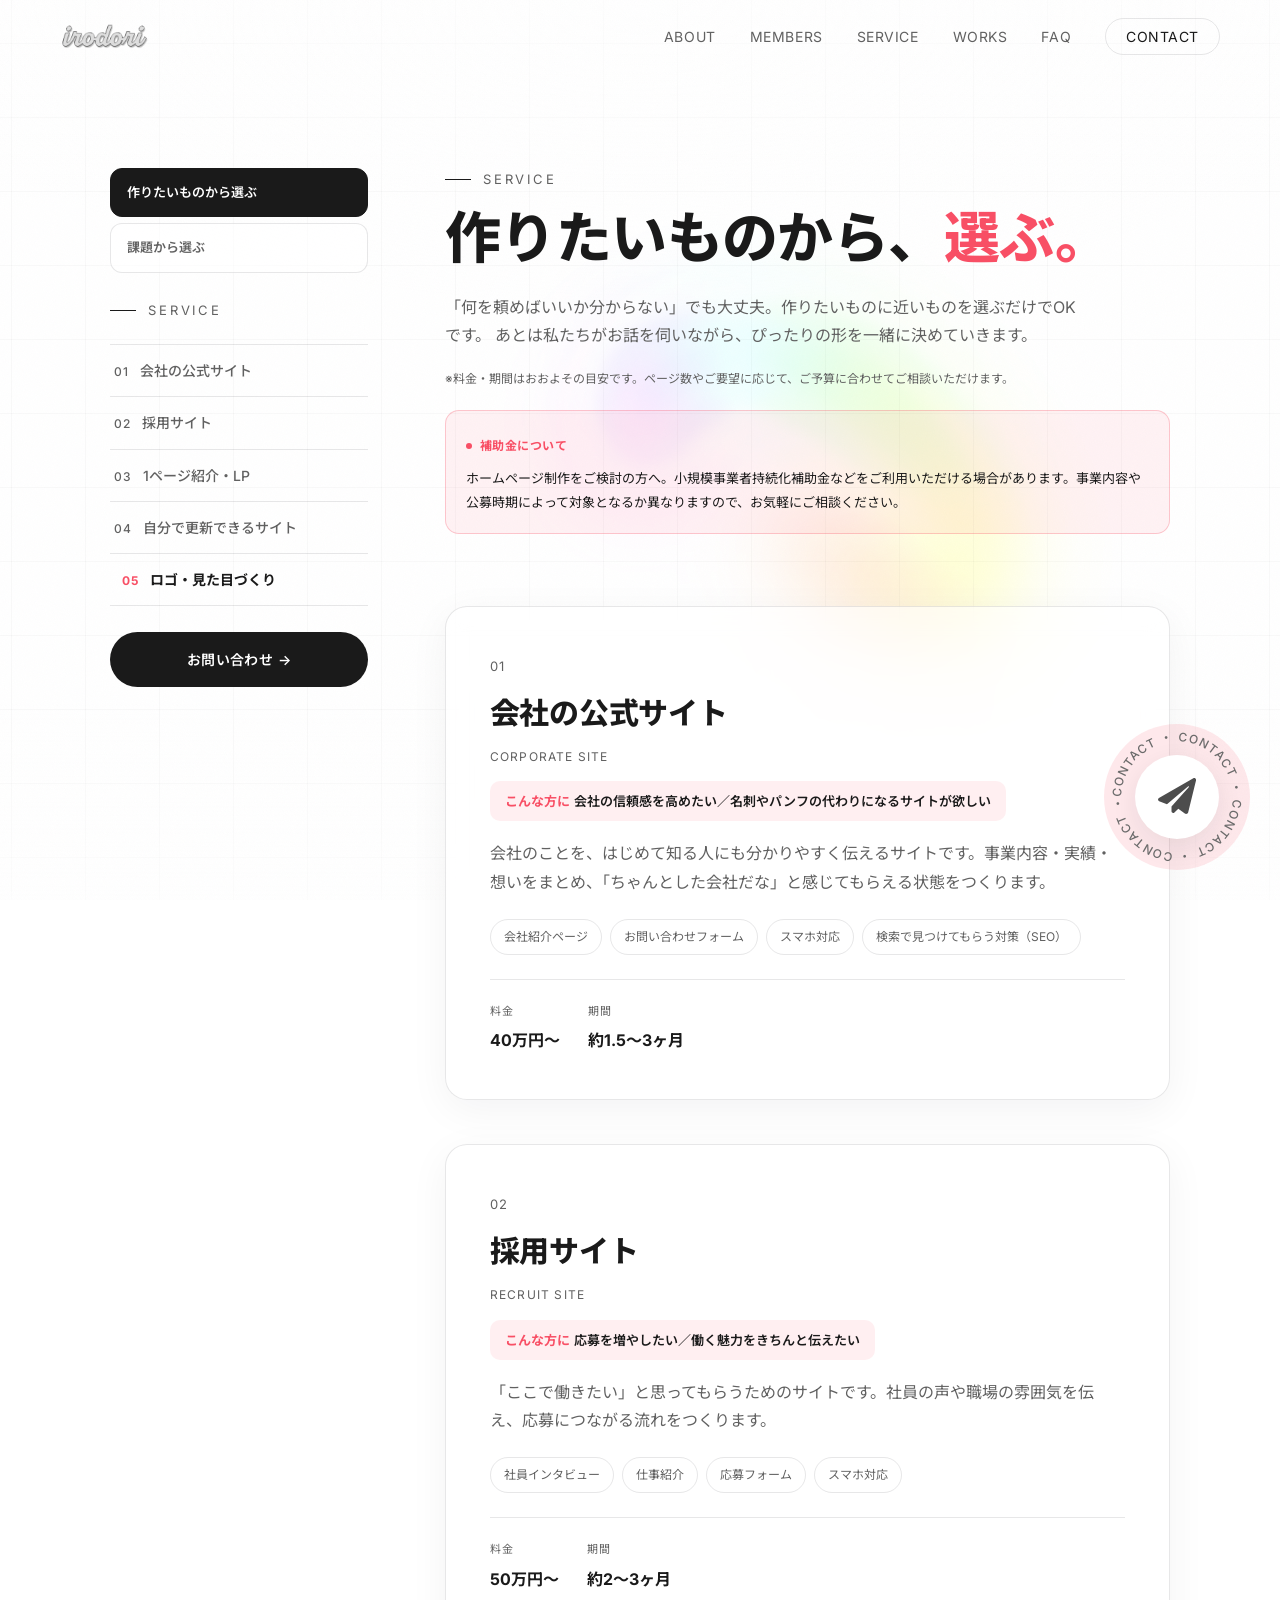
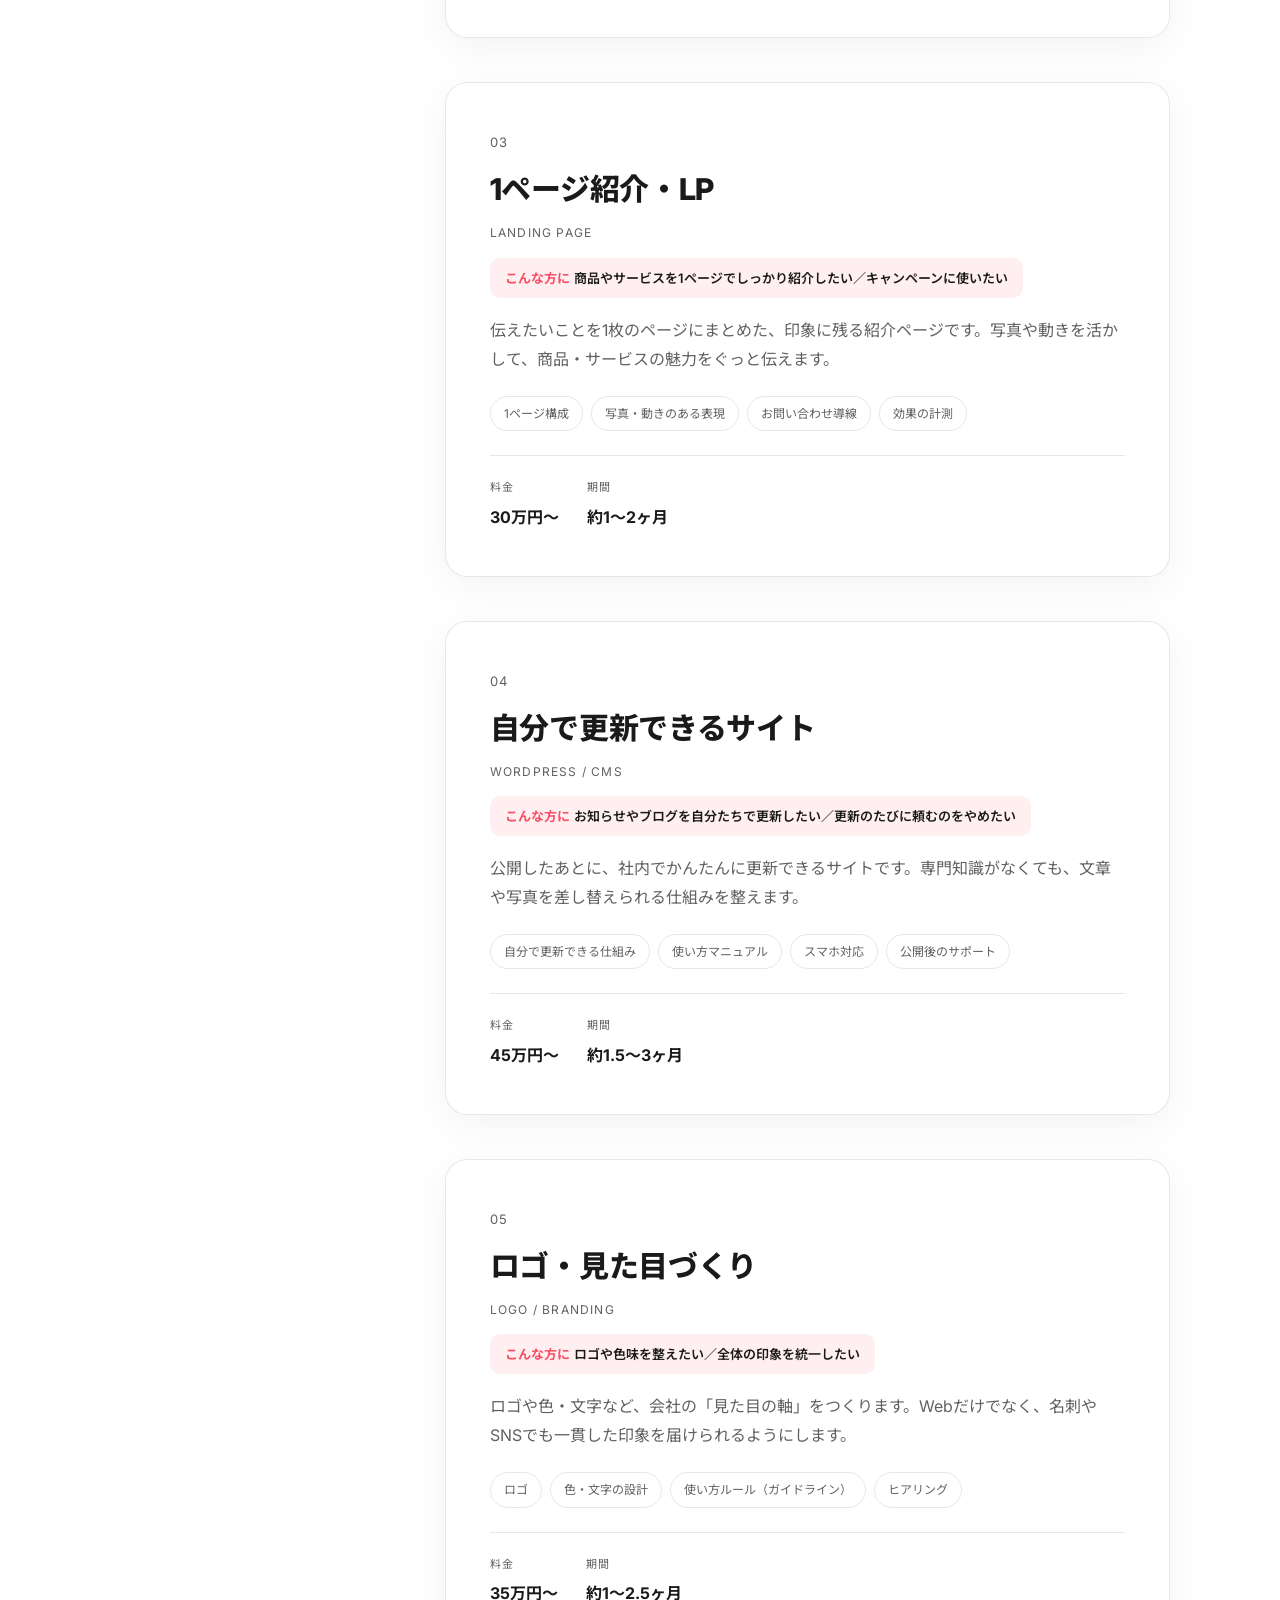
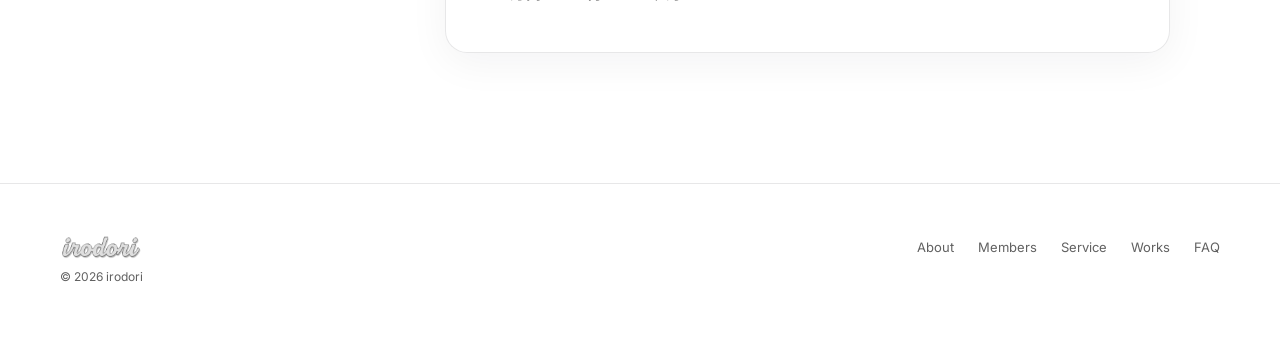
<file: irodori_v2/service.html>
<!doctype html>
<html lang="ja">
  <head>
    <meta charset="utf-8" />
    <meta name="viewport" content="width=device-width,initial-scale=1" />
    <title>Service｜作りたいものから選ぶ | irodori</title>
    <meta
      name="description"
      content="irodori のサービス一覧。コーポレート・採用・ブランド・EC・WordPress・ブランディングまで、作りたいものから選べます。"
    />
    <meta name="format-detection" content="telephone=no" />
    <!-- ogp -->
    <meta property="og:site_name" content="irodori" />
    <meta property="og:type" content="website" />
    <meta property="og:title" content="Service｜作りたいものから選ぶ | irodori" />
    <meta
      property="og:description"
      content="コーポレート・採用・ブランド・EC・WordPress・ブランディングまで、作りたいものから選べる irodori のサービス。"
    />
    <meta property="og:locale" content="ja_JP" />
    <!-- google fonts -->
    <link rel="preconnect" href="https://fonts.googleapis.com" />
    <link rel="preconnect" href="https://fonts.gstatic.com" crossorigin />
    <link
      href="https://fonts.googleapis.com/css2?family=Parisienne&family=Inter:wght@400;500;600;700;800&family=Noto+Sans+JP:wght@300;400;500;700;900&display=swap"
      rel="stylesheet"
    />
    <!-- css -->
    <link rel="stylesheet" href="css/style.css" />
    <!-- js -->
    <script src="js/main.js" defer></script>
  </head>
  <body class="js_body">
    <!-- iridescent haze background -->
    <div class="l_bg">
      <canvas class="l_bg_canvas js_gl"></canvas>
      <div class="l_bg_grid"></div>
      <div class="l_bg_vignette"></div>
      <div class="l_bg_grain"></div>
    </div>
    <!-- /.l_bg -->

    <!-- opening / loader -->
    <div class="m_opening js_opening">
      <div class="m_opening_logo"><img class="m_opening_logo_img" src="img/irodori.png" alt="irodori" /></div>
      <div class="m_opening_bar"><i class="m_opening_bar-inner"></i></div>
    </div>
    <!-- /.m_opening -->

    <header class="l_header js_header">
      <a href="index.html#top" class="l_header-logo"><img class="l_header-logo_img" src="img/irodori.png" alt="irodori" /></a>
      <nav class="l_header-nav js_nav" aria-label="メインメニュー">
        <ul class="l_header-nav_list">
          <li class="l_header-nav_item">
            <a href="index.html#about" class="l_header-nav_link">About</a>
          </li>
          <li class="l_header-nav_item">
            <a href="index.html#members" class="l_header-nav_link">Members</a>
          </li>
          <li class="l_header-nav_item l_header-nav_item__sub">
            <a href="service.html" class="l_header-nav_link">Service</a>
            <ul class="l_header-nav_sub">
              <li class="l_header-nav_sub_item">
                <a href="service.html" class="l_header-nav_sub_link">
                  作りたいものから選ぶ
                </a>
              </li>
              <li class="l_header-nav_sub_item">
                <a href="service_issue.html" class="l_header-nav_sub_link">
                  課題から選ぶ
                </a>
              </li>
            </ul>
          </li>
          <li class="l_header-nav_item">
            <a href="index.html#works" class="l_header-nav_link">Works</a>
          </li>
          <li class="l_header-nav_item">
            <a href="index.html#faq" class="l_header-nav_link">FAQ</a>
          </li>
          <li class="l_header-nav_item">
            <a href="index.html#contact" class="l_header-nav_link l_header-nav_link__cta">
              Contact
            </a>
          </li>
        </ul>
      </nav>
      <button class="m_hamburger js_hamburger" aria-label="メニュー">
        <span class="m_hamburger-bar"></span>
        <span class="m_hamburger-bar"></span>
      </button>
    </header>
    <!-- /.l_header -->

    <main class="l_main">
      <div class="service_wrap">
        <!-- 左：固定ナビ（インデックス） -->
        <aside class="service_nav">
          <div class="service_switch">
            <a href="service.html" class="service_switch_link is-active">作りたいものから選ぶ</a>
            <a href="service_issue.html" class="service_switch_link">課題から選ぶ</a>
          </div>
          <p class="m_section-label service_nav_label">Service</p>
          <ul class="service_nav_list">
            <li>
              <a href="#s01" class="service_nav_link is-active">
                <span class="service_nav_no">01</span>会社の公式サイト
              </a>
            </li>
            <li>
              <a href="#s02" class="service_nav_link">
                <span class="service_nav_no">02</span>採用サイト
              </a>
            </li>
            <li>
              <a href="#s03" class="service_nav_link">
                <span class="service_nav_no">03</span>1ページ紹介・LP
              </a>
            </li>
            <li>
              <a href="#s04" class="service_nav_link">
                <span class="service_nav_no">04</span>自分で更新できるサイト
              </a>
            </li>
            <li>
              <a href="#s05" class="service_nav_link">
                <span class="service_nav_no">05</span>ロゴ・見た目づくり
              </a>
            </li>
            <!-- ECサイトは現在対応していないため一時的に非表示。再開時はこの<li>を有効化し、番号を調整してください
            <li>
              <a href="#sEC" class="service_nav_link">
                <span class="service_nav_no">--</span>ネットショップ(EC)
              </a>
            </li>
            -->
          </ul>
          <a href="index.html#contact" class="m_btn m_btn__fill service_nav_cta">
            お問い合わせ →
          </a>
        </aside>
        <!-- /.service_nav -->

        <!-- 右：スクロールする本文 -->
        <div class="service_body">
          <header class="service_head m_reveal js_reveal">
            <p class="m_section-label">Service</p>
            <h1 class="service_head_title">
              作りたいものから、<em>選ぶ。</em>
            </h1>
            <p class="service_head_desc">
              「何を頼めばいいか分からない」でも大丈夫。作りたいものに近いものを選ぶだけでOKです。
              あとは私たちがお話を伺いながら、ぴったりの形を一緒に決めていきます。
            </p>
            <p class="service_note">
              ※料金・期間はおおよその目安です。ページ数やご要望に応じて、ご予算に合わせてご相談いただけます。
            </p>
            <div class="m_subsidy m_reveal js_reveal">
              <p class="m_subsidy_label">補助金について</p>
              <p class="m_subsidy_txt">
                ホームページ制作をご検討の方へ。小規模事業者持続化補助金などをご利用いただける場合があります。事業内容や公募時期によって対象となるか異なりますので、お気軽にご相談ください。
              </p>
            </div>
            <!-- /.m_subsidy -->
          </header>
          <!-- /.service_head -->

          <div class="service_list">
            <!-- 01 -->
            <section id="s01" class="service_item m_reveal js_reveal">
              <span class="service_item_no">01</span>
              <h2 class="service_item_name">会社の公式サイト</h2>
              <p class="service_item_en">Corporate Site</p>
              <p class="service_item_for">
                <b>こんな方に</b>会社の信頼感を高めたい／名刺やパンフの代わりになるサイトが欲しい
              </p>
              <p class="service_item_lead">
                会社のことを、はじめて知る人にも分かりやすく伝えるサイトです。事業内容・実績・想いをまとめ、「ちゃんとした会社だな」と感じてもらえる状態をつくります。
              </p>
              <ul class="service_item_inc">
                <li>会社紹介ページ</li>
                <li>お問い合わせフォーム</li>
                <li>スマホ対応</li>
                <li>検索で見つけてもらう対策（SEO）</li>
              </ul>
              <div class="service_item_meta">
                <div>
                  <span class="service_item_meta_term">料金</span>
                  <span class="service_item_meta_data">40万円〜</span>
                </div>
                <div>
                  <span class="service_item_meta_term">期間</span>
                  <span class="service_item_meta_data">約1.5〜3ヶ月</span>
                </div>
              </div>
            </section>
            <!-- /#s01 -->

            <!-- 02 -->
            <section id="s02" class="service_item m_reveal js_reveal">
              <span class="service_item_no">02</span>
              <h2 class="service_item_name">採用サイト</h2>
              <p class="service_item_en">Recruit Site</p>
              <p class="service_item_for">
                <b>こんな方に</b>応募を増やしたい／働く魅力をきちんと伝えたい
              </p>
              <p class="service_item_lead">
                「ここで働きたい」と思ってもらうためのサイトです。社員の声や職場の雰囲気を伝え、応募につながる流れをつくります。
              </p>
              <ul class="service_item_inc">
                <li>社員インタビュー</li>
                <li>仕事紹介</li>
                <li>応募フォーム</li>
                <li>スマホ対応</li>
              </ul>
              <div class="service_item_meta">
                <div>
                  <span class="service_item_meta_term">料金</span>
                  <span class="service_item_meta_data">50万円〜</span>
                </div>
                <div>
                  <span class="service_item_meta_term">期間</span>
                  <span class="service_item_meta_data">約2〜3ヶ月</span>
                </div>
              </div>
            </section>
            <!-- /#s02 -->

            <!-- 03 -->
            <section id="s03" class="service_item m_reveal js_reveal">
              <span class="service_item_no">03</span>
              <h2 class="service_item_name">1ページ紹介・LP</h2>
              <p class="service_item_en">Landing Page</p>
              <p class="service_item_for">
                <b>こんな方に</b>商品やサービスを1ページでしっかり紹介したい／キャンペーンに使いたい
              </p>
              <p class="service_item_lead">
                伝えたいことを1枚のページにまとめた、印象に残る紹介ページです。写真や動きを活かして、商品・サービスの魅力をぐっと伝えます。
              </p>
              <ul class="service_item_inc">
                <li>1ページ構成</li>
                <li>写真・動きのある表現</li>
                <li>お問い合わせ導線</li>
                <li>効果の計測</li>
              </ul>
              <div class="service_item_meta">
                <div>
                  <span class="service_item_meta_term">料金</span>
                  <span class="service_item_meta_data">30万円〜</span>
                </div>
                <div>
                  <span class="service_item_meta_term">期間</span>
                  <span class="service_item_meta_data">約1〜2ヶ月</span>
                </div>
              </div>
            </section>
            <!-- /#s03 -->

            <!-- 04 -->
            <section id="s04" class="service_item m_reveal js_reveal">
              <span class="service_item_no">04</span>
              <h2 class="service_item_name">自分で更新できるサイト</h2>
              <p class="service_item_en">WordPress / CMS</p>
              <p class="service_item_for">
                <b>こんな方に</b>お知らせやブログを自分たちで更新したい／更新のたびに頼むのをやめたい
              </p>
              <p class="service_item_lead">
                公開したあとに、社内でかんたんに更新できるサイトです。専門知識がなくても、文章や写真を差し替えられる仕組みを整えます。
              </p>
              <ul class="service_item_inc">
                <li>自分で更新できる仕組み</li>
                <li>使い方マニュアル</li>
                <li>スマホ対応</li>
                <li>公開後のサポート</li>
              </ul>
              <div class="service_item_meta">
                <div>
                  <span class="service_item_meta_term">料金</span>
                  <span class="service_item_meta_data">45万円〜</span>
                </div>
                <div>
                  <span class="service_item_meta_term">期間</span>
                  <span class="service_item_meta_data">約1.5〜3ヶ月</span>
                </div>
              </div>
            </section>
            <!-- /#s04 -->

            <!-- 05 -->
            <section id="s05" class="service_item m_reveal js_reveal">
              <span class="service_item_no">05</span>
              <h2 class="service_item_name">ロゴ・見た目づくり</h2>
              <p class="service_item_en">Logo / Branding</p>
              <p class="service_item_for">
                <b>こんな方に</b>ロゴや色味を整えたい／全体の印象を統一したい
              </p>
              <p class="service_item_lead">
                ロゴや色・文字など、会社の「見た目の軸」をつくります。Webだけでなく、名刺やSNSでも一貫した印象を届けられるようにします。
              </p>
              <ul class="service_item_inc">
                <li>ロゴ</li>
                <li>色・文字の設計</li>
                <li>使い方ルール（ガイドライン）</li>
                <li>ヒアリング</li>
              </ul>
              <div class="service_item_meta">
                <div>
                  <span class="service_item_meta_term">料金</span>
                  <span class="service_item_meta_data">35万円〜</span>
                </div>
                <div>
                  <span class="service_item_meta_term">期間</span>
                  <span class="service_item_meta_data">約1〜2.5ヶ月</span>
                </div>
              </div>
            </section>
            <!-- /#s05 -->

            <!-- ECサイト（ネットショップ）は現在対応していないため一時的に非表示。
                 再開する場合はこの section のコメントを外し、id を sEC → s06 などに整え、
                 上の左ナビの EC 項目も有効化してください。
            <section id="sEC" class="service_item m_reveal js_reveal">
              <span class="service_item_no">06</span>
              <h2 class="service_item_name">ネットショップ（EC）</h2>
              <p class="service_item_en">E-Commerce</p>
              <p class="service_item_for">
                <b>こんな方に</b>ネットで商品を販売したい／かんたんに注文を受けたい
              </p>
              <p class="service_item_lead">
                商品をネットで販売できるお店をつくります。注文・支払い・配送までを、無理なく運用できる形で整えます。
              </p>
              <ul class="service_item_inc">
                <li>ネットショップ構築</li>
                <li>支払い・配送の設定</li>
                <li>スマホ対応</li>
                <li>運用レクチャー</li>
              </ul>
              <div class="service_item_meta">
                <div>
                  <span class="service_item_meta_term">料金</span>
                  <span class="service_item_meta_data">60万円〜</span>
                </div>
                <div>
                  <span class="service_item_meta_term">期間</span>
                  <span class="service_item_meta_data">約2〜3.5ヶ月</span>
                </div>
              </div>
            </section>
            -->
          </div>
          <!-- /.service_list -->
        </div>
        <!-- /.service_body -->
      </div>
      <!-- /.service_wrap -->
    </main>
    <!-- /.l_main -->

    <!-- floating contact button (bottom-right, like yoshinani-design) -->
    <a href="index.html#contact" class="m_contact-float js_contact-float" aria-label="お問い合わせ">
      <svg class="m_contact-float_ring" viewBox="0 0 100 100" aria-hidden="true">
        <defs>
          <path
            id="contactCirclePath"
            d="M 50,50 m -38,0 a 38,38 0 1,1 76,0 a 38,38 0 1,1 -76,0"
          />
        </defs>
        <text>
          <textPath
            href="#contactCirclePath"
            xlink:href="#contactCirclePath"
            startOffset="0"
            textLength="238.76"
            lengthAdjust="spacing"
          >CONTACT ・ CONTACT ・ CONTACT ・ CONTACT ・</textPath>
        </text>
      </svg>
      <span class="m_contact-float_icon" aria-hidden="true">
        <svg viewBox="0 0 512 512">
          <path
            d="M476 3.2L12.5 270.6c-18 10.4-15.4 35.6 3.3 42.6L121 352l287-241c5.5-4.6 13.5 3 8.6 8.6L182 384v65.5c0 20.4 25.2 30.1 39.5 15.6l52-52 88 65.5c17 12.6 41.2 3.3 45.5-17.5L512 32.7C516.9 8.5 494 -6.4 476 3.2z"
          />
        </svg>
      </span>
    </a>
    <!-- /.m_contact-float -->

    <footer class="l_footer">
      <div class="l_footer_contents l_container">
        <p class="l_footer-logo"><img class="l_footer-logo_img" src="img/irodori.png" alt="irodori" /></p>
        <nav class="l_footer-nav" aria-label="フッターメニュー">
          <ul class="l_footer-nav_list">
            <li class="l_footer-nav_item">
              <a href="index.html#about" class="l_footer-nav_link">About</a>
            </li>
            <li class="l_footer-nav_item">
              <a href="index.html#members" class="l_footer-nav_link">Members</a>
            </li>
            <li class="l_footer-nav_item">
              <a href="service.html" class="l_footer-nav_link">Service</a>
            </li>
            <li class="l_footer-nav_item">
              <a href="index.html#works" class="l_footer-nav_link">Works</a>
            </li>
            <li class="l_footer-nav_item">
              <a href="index.html#faq" class="l_footer-nav_link">FAQ</a>
            </li>
          </ul>
        </nav>
        <!-- /.l_footer-nav -->
      </div>
      <!-- /.l_footer_contents -->
      <p class="l_footer-copyright">
        <small class="l_footer-copyright_txt">© 2026 irodori</small>
      </p>
    </footer>
    <!-- /.l_footer -->
  </body>
</html>
</file>
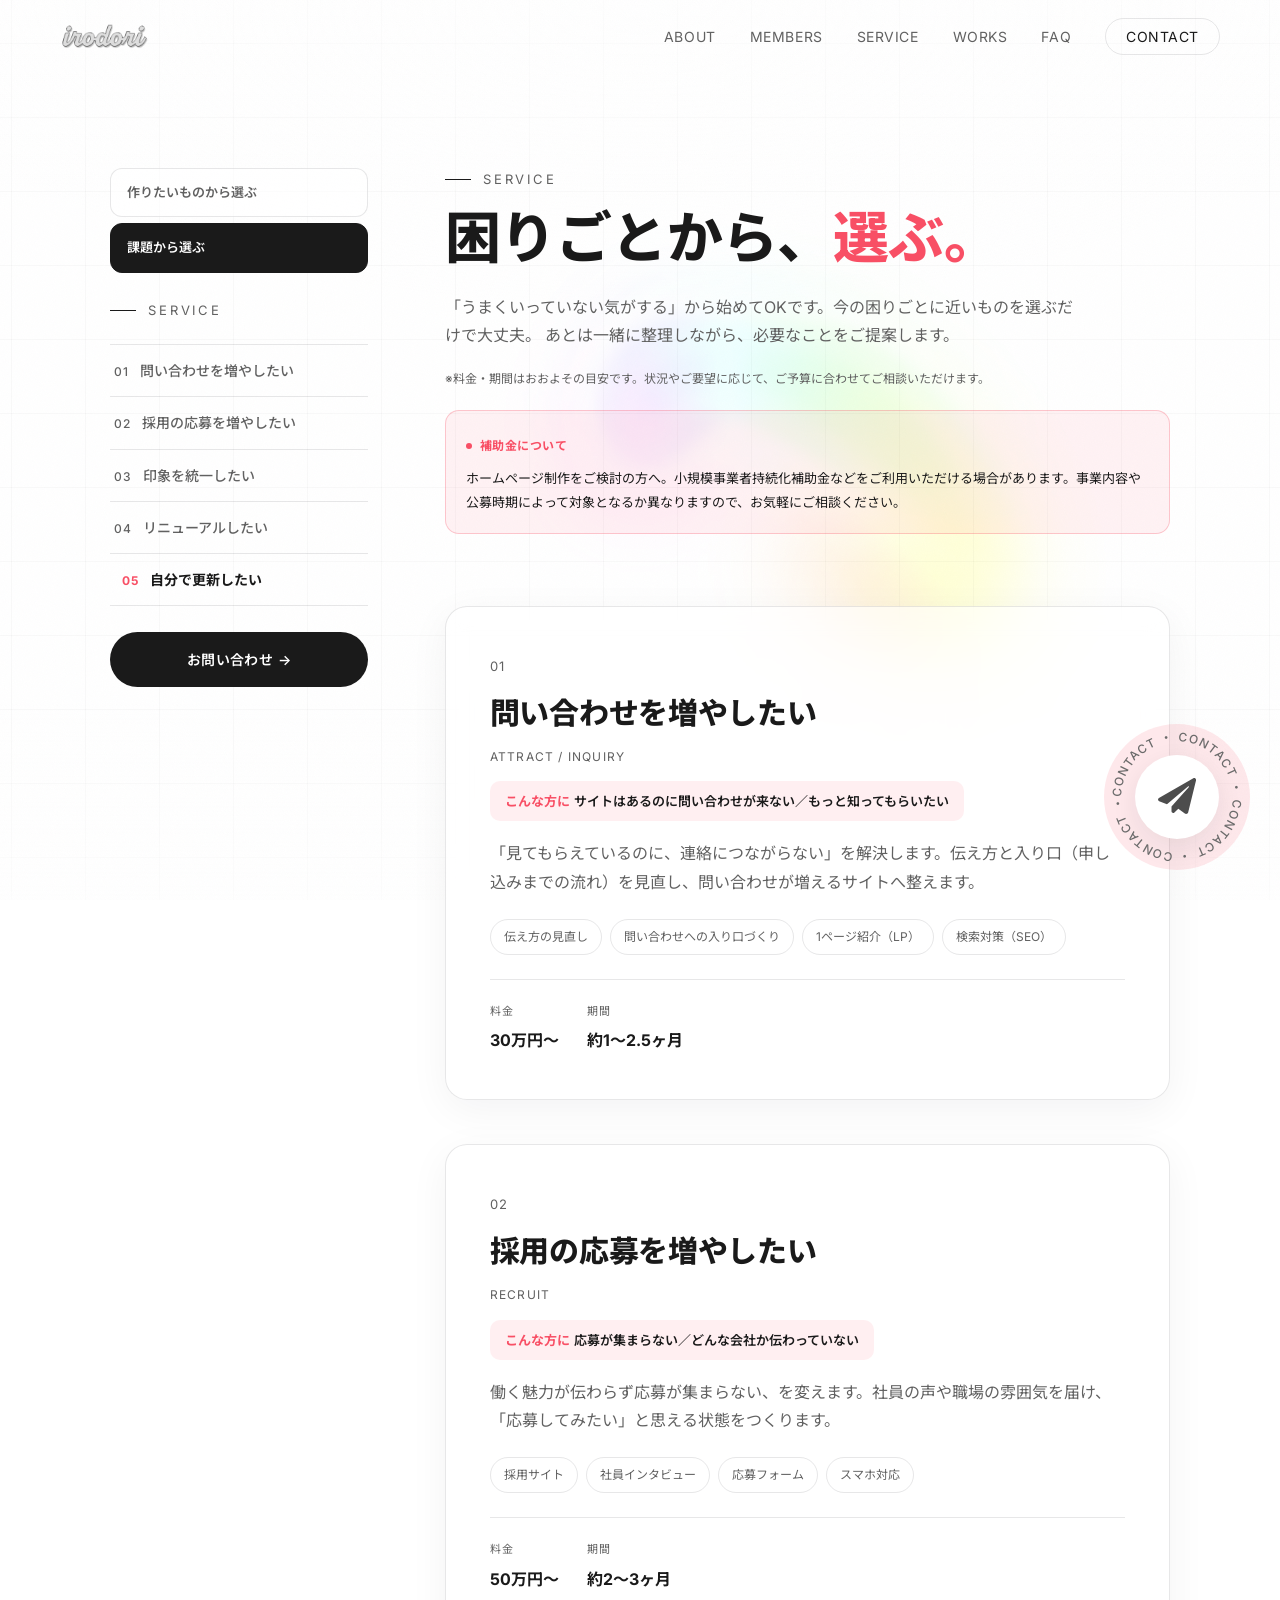
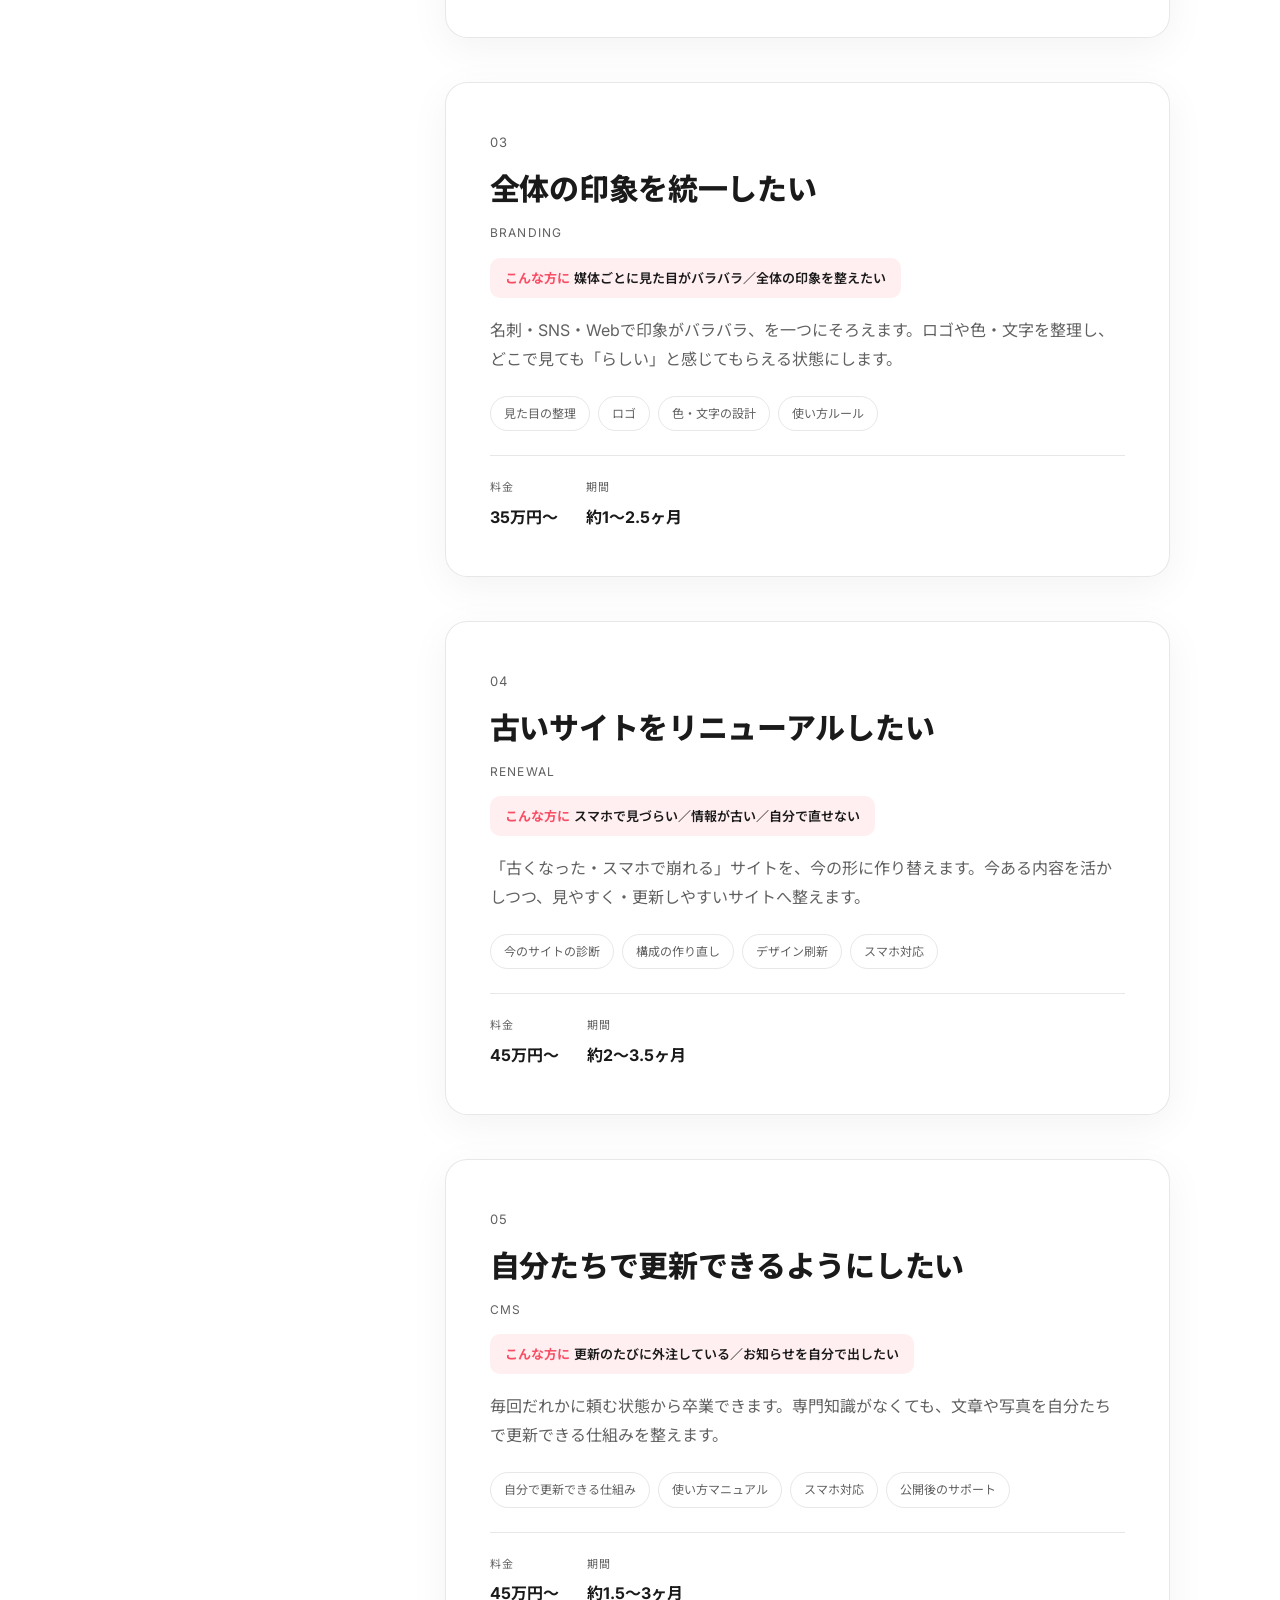
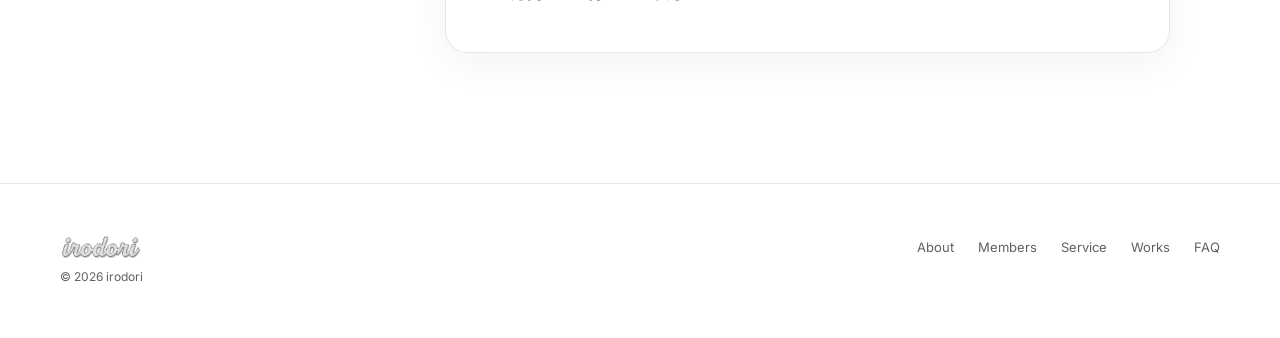
<file: irodori_v2/service_issue.html>
<!doctype html>
<html lang="ja">
  <head>
    <meta charset="utf-8" />
    <meta name="viewport" content="width=device-width,initial-scale=1" />
    <title>Service｜課題から選ぶ | irodori</title>
    <meta
      name="description"
      content="irodori のサービス一覧。集客・採用・ブランド統一・リニューアル・CMS・ECまで、今ある課題から必要な打ち手を選べます。"
    />
    <meta name="format-detection" content="telephone=no" />
    <!-- ogp -->
    <meta property="og:site_name" content="irodori" />
    <meta property="og:type" content="website" />
    <meta property="og:title" content="Service｜課題から選ぶ | irodori" />
    <meta
      property="og:description"
      content="集客・採用・ブランド統一・リニューアル・CMS・ECまで、今ある課題から選べる irodori のサービス。"
    />
    <meta property="og:locale" content="ja_JP" />
    <!-- google fonts -->
    <link rel="preconnect" href="https://fonts.googleapis.com" />
    <link rel="preconnect" href="https://fonts.gstatic.com" crossorigin />
    <link
      href="https://fonts.googleapis.com/css2?family=Parisienne&family=Inter:wght@400;500;600;700;800&family=Noto+Sans+JP:wght@300;400;500;700;900&display=swap"
      rel="stylesheet"
    />
    <!-- css -->
    <link rel="stylesheet" href="css/style.css" />
    <!-- js -->
    <script src="js/main.js" defer></script>
  </head>
  <body class="js_body">
    <!-- iridescent haze background -->
    <div class="l_bg">
      <canvas class="l_bg_canvas js_gl"></canvas>
      <div class="l_bg_grid"></div>
      <div class="l_bg_vignette"></div>
      <div class="l_bg_grain"></div>
    </div>
    <!-- /.l_bg -->

    <!-- opening / loader -->
    <div class="m_opening js_opening">
      <div class="m_opening_logo"><img class="m_opening_logo_img" src="img/irodori.png" alt="irodori" /></div>
      <div class="m_opening_bar"><i class="m_opening_bar-inner"></i></div>
    </div>
    <!-- /.m_opening -->

    <header class="l_header js_header">
      <a href="index.html#top" class="l_header-logo"><img class="l_header-logo_img" src="img/irodori.png" alt="irodori" /></a>
      <nav class="l_header-nav js_nav" aria-label="メインメニュー">
        <ul class="l_header-nav_list">
          <li class="l_header-nav_item">
            <a href="index.html#about" class="l_header-nav_link">About</a>
          </li>
          <li class="l_header-nav_item">
            <a href="index.html#members" class="l_header-nav_link">Members</a>
          </li>
          <li class="l_header-nav_item l_header-nav_item__sub">
            <a href="service.html" class="l_header-nav_link">Service</a>
            <ul class="l_header-nav_sub">
              <li class="l_header-nav_sub_item">
                <a href="service.html" class="l_header-nav_sub_link">
                  作りたいものから選ぶ
                </a>
              </li>
              <li class="l_header-nav_sub_item">
                <a href="service_issue.html" class="l_header-nav_sub_link">
                  課題から選ぶ
                </a>
              </li>
            </ul>
          </li>
          <li class="l_header-nav_item">
            <a href="index.html#works" class="l_header-nav_link">Works</a>
          </li>
          <li class="l_header-nav_item">
            <a href="index.html#faq" class="l_header-nav_link">FAQ</a>
          </li>
          <li class="l_header-nav_item">
            <a href="index.html#contact" class="l_header-nav_link l_header-nav_link__cta">
              Contact
            </a>
          </li>
        </ul>
      </nav>
      <button class="m_hamburger js_hamburger" aria-label="メニュー">
        <span class="m_hamburger-bar"></span>
        <span class="m_hamburger-bar"></span>
      </button>
    </header>
    <!-- /.l_header -->

    <main class="l_main">
      <div class="service_wrap">
        <!-- 左：固定ナビ（インデックス） -->
        <aside class="service_nav">
          <div class="service_switch">
            <a href="service.html" class="service_switch_link">作りたいものから選ぶ</a>
            <a href="service_issue.html" class="service_switch_link is-active">課題から選ぶ</a>
          </div>
          <p class="m_section-label service_nav_label">Service</p>
          <ul class="service_nav_list">
            <li>
              <a href="#s01" class="service_nav_link is-active">
                <span class="service_nav_no">01</span>問い合わせを増やしたい
              </a>
            </li>
            <li>
              <a href="#s02" class="service_nav_link">
                <span class="service_nav_no">02</span>採用の応募を増やしたい
              </a>
            </li>
            <li>
              <a href="#s03" class="service_nav_link">
                <span class="service_nav_no">03</span>印象を統一したい
              </a>
            </li>
            <li>
              <a href="#s04" class="service_nav_link">
                <span class="service_nav_no">04</span>リニューアルしたい
              </a>
            </li>
            <li>
              <a href="#s05" class="service_nav_link">
                <span class="service_nav_no">05</span>自分で更新したい
              </a>
            </li>
            <!-- ネットショップ(EC)は現在対応していないため一時的に非表示。再開時はこの<li>を有効化してください
            <li>
              <a href="#sEC" class="service_nav_link">
                <span class="service_nav_no">--</span>ネットで販売したい
              </a>
            </li>
            -->
          </ul>
          <a href="index.html#contact" class="m_btn m_btn__fill service_nav_cta">
            お問い合わせ →
          </a>
        </aside>
        <!-- /.service_nav -->

        <!-- 右：スクロールする本文 -->
        <div class="service_body">
          <header class="service_head m_reveal js_reveal">
            <p class="m_section-label">Service</p>
            <h1 class="service_head_title">
              困りごとから、<em>選ぶ。</em>
            </h1>
            <p class="service_head_desc">
              「うまくいっていない気がする」から始めてOKです。今の困りごとに近いものを選ぶだけで大丈夫。
              あとは一緒に整理しながら、必要なことをご提案します。
            </p>
            <p class="service_note">
              ※料金・期間はおおよその目安です。状況やご要望に応じて、ご予算に合わせてご相談いただけます。
            </p>
            <div class="m_subsidy m_reveal js_reveal">
              <p class="m_subsidy_label">補助金について</p>
              <p class="m_subsidy_txt">
                ホームページ制作をご検討の方へ。小規模事業者持続化補助金などをご利用いただける場合があります。事業内容や公募時期によって対象となるか異なりますので、お気軽にご相談ください。
              </p>
            </div>
            <!-- /.m_subsidy -->
          </header>
          <!-- /.service_head -->

          <div class="service_list">
            <!-- 01 -->
            <section id="s01" class="service_item m_reveal js_reveal">
              <span class="service_item_no">01</span>
              <h2 class="service_item_name">問い合わせを増やしたい</h2>
              <p class="service_item_en">Attract / Inquiry</p>
              <p class="service_item_for">
                <b>こんな方に</b>サイトはあるのに問い合わせが来ない／もっと知ってもらいたい
              </p>
              <p class="service_item_lead">
                「見てもらえているのに、連絡につながらない」を解決します。伝え方と入り口（申し込みまでの流れ）を見直し、問い合わせが増えるサイトへ整えます。
              </p>
              <ul class="service_item_inc">
                <li>伝え方の見直し</li>
                <li>問い合わせへの入り口づくり</li>
                <li>1ページ紹介（LP）</li>
                <li>検索対策（SEO）</li>
              </ul>
              <div class="service_item_meta">
                <div>
                  <span class="service_item_meta_term">料金</span>
                  <span class="service_item_meta_data">30万円〜</span>
                </div>
                <div>
                  <span class="service_item_meta_term">期間</span>
                  <span class="service_item_meta_data">約1〜2.5ヶ月</span>
                </div>
              </div>
            </section>
            <!-- /#s01 -->

            <!-- 02 -->
            <section id="s02" class="service_item m_reveal js_reveal">
              <span class="service_item_no">02</span>
              <h2 class="service_item_name">採用の応募を増やしたい</h2>
              <p class="service_item_en">Recruit</p>
              <p class="service_item_for">
                <b>こんな方に</b>応募が集まらない／どんな会社か伝わっていない
              </p>
              <p class="service_item_lead">
                働く魅力が伝わらず応募が集まらない、を変えます。社員の声や職場の雰囲気を届け、「応募してみたい」と思える状態をつくります。
              </p>
              <ul class="service_item_inc">
                <li>採用サイト</li>
                <li>社員インタビュー</li>
                <li>応募フォーム</li>
                <li>スマホ対応</li>
              </ul>
              <div class="service_item_meta">
                <div>
                  <span class="service_item_meta_term">料金</span>
                  <span class="service_item_meta_data">50万円〜</span>
                </div>
                <div>
                  <span class="service_item_meta_term">期間</span>
                  <span class="service_item_meta_data">約2〜3ヶ月</span>
                </div>
              </div>
            </section>
            <!-- /#s02 -->

            <!-- 03 -->
            <section id="s03" class="service_item m_reveal js_reveal">
              <span class="service_item_no">03</span>
              <h2 class="service_item_name">全体の印象を統一したい</h2>
              <p class="service_item_en">Branding</p>
              <p class="service_item_for">
                <b>こんな方に</b>媒体ごとに見た目がバラバラ／全体の印象を整えたい
              </p>
              <p class="service_item_lead">
                名刺・SNS・Webで印象がバラバラ、を一つにそろえます。ロゴや色・文字を整理し、どこで見ても「らしい」と感じてもらえる状態にします。
              </p>
              <ul class="service_item_inc">
                <li>見た目の整理</li>
                <li>ロゴ</li>
                <li>色・文字の設計</li>
                <li>使い方ルール</li>
              </ul>
              <div class="service_item_meta">
                <div>
                  <span class="service_item_meta_term">料金</span>
                  <span class="service_item_meta_data">35万円〜</span>
                </div>
                <div>
                  <span class="service_item_meta_term">期間</span>
                  <span class="service_item_meta_data">約1〜2.5ヶ月</span>
                </div>
              </div>
            </section>
            <!-- /#s03 -->

            <!-- 04 -->
            <section id="s04" class="service_item m_reveal js_reveal">
              <span class="service_item_no">04</span>
              <h2 class="service_item_name">古いサイトをリニューアルしたい</h2>
              <p class="service_item_en">Renewal</p>
              <p class="service_item_for">
                <b>こんな方に</b>スマホで見づらい／情報が古い／自分で直せない
              </p>
              <p class="service_item_lead">
                「古くなった・スマホで崩れる」サイトを、今の形に作り替えます。今ある内容を活かしつつ、見やすく・更新しやすいサイトへ整えます。
              </p>
              <ul class="service_item_inc">
                <li>今のサイトの診断</li>
                <li>構成の作り直し</li>
                <li>デザイン刷新</li>
                <li>スマホ対応</li>
              </ul>
              <div class="service_item_meta">
                <div>
                  <span class="service_item_meta_term">料金</span>
                  <span class="service_item_meta_data">45万円〜</span>
                </div>
                <div>
                  <span class="service_item_meta_term">期間</span>
                  <span class="service_item_meta_data">約2〜3.5ヶ月</span>
                </div>
              </div>
            </section>
            <!-- /#s04 -->

            <!-- 05 -->
            <section id="s05" class="service_item m_reveal js_reveal">
              <span class="service_item_no">05</span>
              <h2 class="service_item_name">自分たちで更新できるようにしたい</h2>
              <p class="service_item_en">CMS</p>
              <p class="service_item_for">
                <b>こんな方に</b>更新のたびに外注している／お知らせを自分で出したい
              </p>
              <p class="service_item_lead">
                毎回だれかに頼む状態から卒業できます。専門知識がなくても、文章や写真を自分たちで更新できる仕組みを整えます。
              </p>
              <ul class="service_item_inc">
                <li>自分で更新できる仕組み</li>
                <li>使い方マニュアル</li>
                <li>スマホ対応</li>
                <li>公開後のサポート</li>
              </ul>
              <div class="service_item_meta">
                <div>
                  <span class="service_item_meta_term">料金</span>
                  <span class="service_item_meta_data">45万円〜</span>
                </div>
                <div>
                  <span class="service_item_meta_term">期間</span>
                  <span class="service_item_meta_data">約1.5〜3ヶ月</span>
                </div>
              </div>
            </section>
            <!-- /#s05 -->

            <!-- ネットで販売したい（EC）は現在対応していないため一時的に非表示。
                 再開する場合はこの section のコメントを外し、id を sEC → s06 に整え、
                 上の左ナビの EC 項目も有効化してください。
            <section id="sEC" class="service_item m_reveal js_reveal">
              <span class="service_item_no">06</span>
              <h2 class="service_item_name">ネットで販売を始めたい</h2>
              <p class="service_item_en">E-Commerce</p>
              <p class="service_item_for">
                <b>こんな方に</b>これからネット販売を始めたい／今のカートが使いにくい
              </p>
              <p class="service_item_lead">
                ネットで商品を販売できるお店をつくります。注文・支払い・配送までを、無理なく運用できる形で整えます。
              </p>
              <ul class="service_item_inc">
                <li>ネットショップ構築</li>
                <li>支払い・配送の設定</li>
                <li>スマホ対応</li>
                <li>運用レクチャー</li>
              </ul>
              <div class="service_item_meta">
                <div>
                  <span class="service_item_meta_term">料金</span>
                  <span class="service_item_meta_data">60万円〜</span>
                </div>
                <div>
                  <span class="service_item_meta_term">期間</span>
                  <span class="service_item_meta_data">約2〜3.5ヶ月</span>
                </div>
              </div>
            </section>
            -->
          </div>
          <!-- /.service_list -->
        </div>
        <!-- /.service_body -->
      </div>
      <!-- /.service_wrap -->
    </main>
    <!-- /.l_main -->

    <!-- floating contact button (bottom-right, like yoshinani-design) -->
    <a href="index.html#contact" class="m_contact-float js_contact-float" aria-label="お問い合わせ">
      <svg class="m_contact-float_ring" viewBox="0 0 100 100" aria-hidden="true">
        <defs>
          <path
            id="contactCirclePath"
            d="M 50,50 m -38,0 a 38,38 0 1,1 76,0 a 38,38 0 1,1 -76,0"
          />
        </defs>
        <text>
          <textPath
            href="#contactCirclePath"
            xlink:href="#contactCirclePath"
            startOffset="0"
            textLength="238.76"
            lengthAdjust="spacing"
          >CONTACT ・ CONTACT ・ CONTACT ・ CONTACT ・</textPath>
        </text>
      </svg>
      <span class="m_contact-float_icon" aria-hidden="true">
        <svg viewBox="0 0 512 512">
          <path
            d="M476 3.2L12.5 270.6c-18 10.4-15.4 35.6 3.3 42.6L121 352l287-241c5.5-4.6 13.5 3 8.6 8.6L182 384v65.5c0 20.4 25.2 30.1 39.5 15.6l52-52 88 65.5c17 12.6 41.2 3.3 45.5-17.5L512 32.7C516.9 8.5 494 -6.4 476 3.2z"
          />
        </svg>
      </span>
    </a>
    <!-- /.m_contact-float -->

    <footer class="l_footer">
      <div class="l_footer_contents l_container">
        <p class="l_footer-logo"><img class="l_footer-logo_img" src="img/irodori.png" alt="irodori" /></p>
        <nav class="l_footer-nav" aria-label="フッターメニュー">
          <ul class="l_footer-nav_list">
            <li class="l_footer-nav_item">
              <a href="index.html#about" class="l_footer-nav_link">About</a>
            </li>
            <li class="l_footer-nav_item">
              <a href="index.html#members" class="l_footer-nav_link">Members</a>
            </li>
            <li class="l_footer-nav_item">
              <a href="service.html" class="l_footer-nav_link">Service</a>
            </li>
            <li class="l_footer-nav_item">
              <a href="index.html#works" class="l_footer-nav_link">Works</a>
            </li>
            <li class="l_footer-nav_item">
              <a href="index.html#faq" class="l_footer-nav_link">FAQ</a>
            </li>
          </ul>
        </nav>
        <!-- /.l_footer-nav -->
      </div>
      <!-- /.l_footer_contents -->
      <p class="l_footer-copyright">
        <small class="l_footer-copyright_txt">© 2026 irodori</small>
      </p>
    </footer>
    <!-- /.l_footer -->
  </body>
</html>
</file>
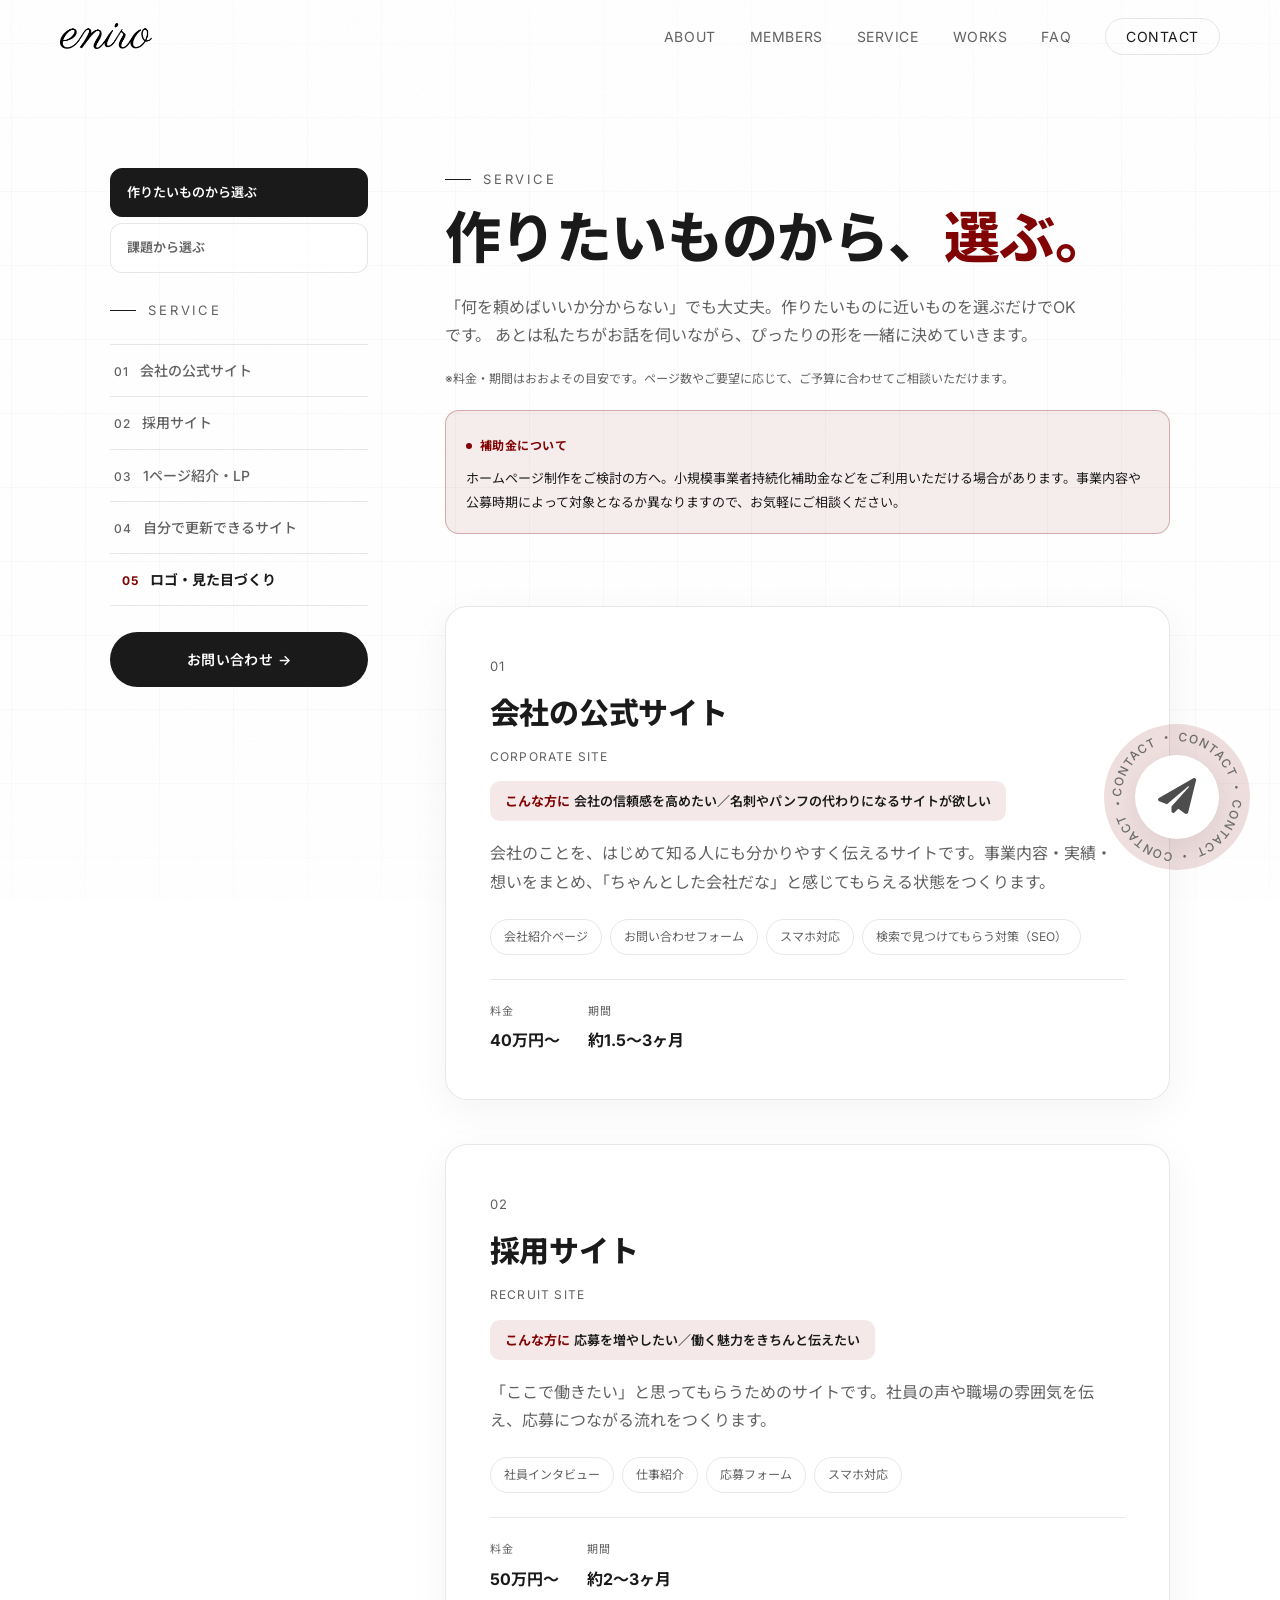
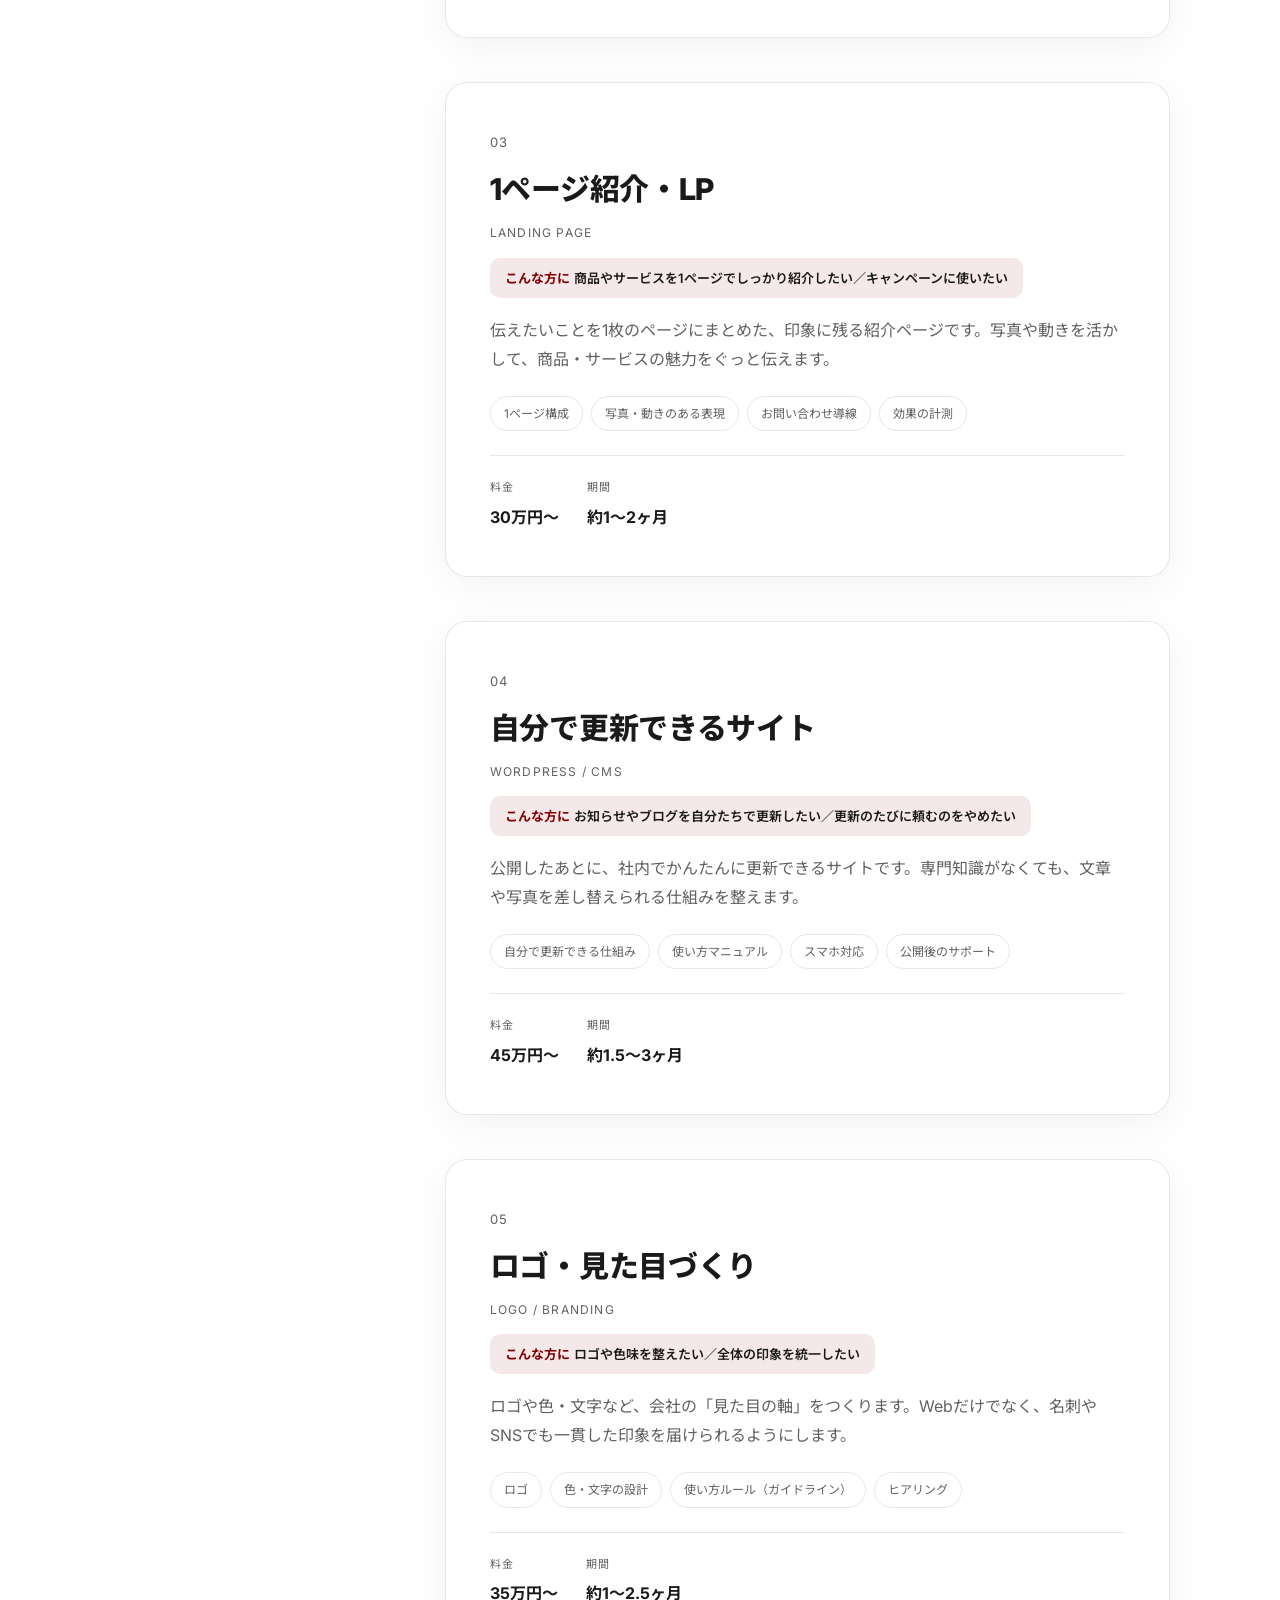
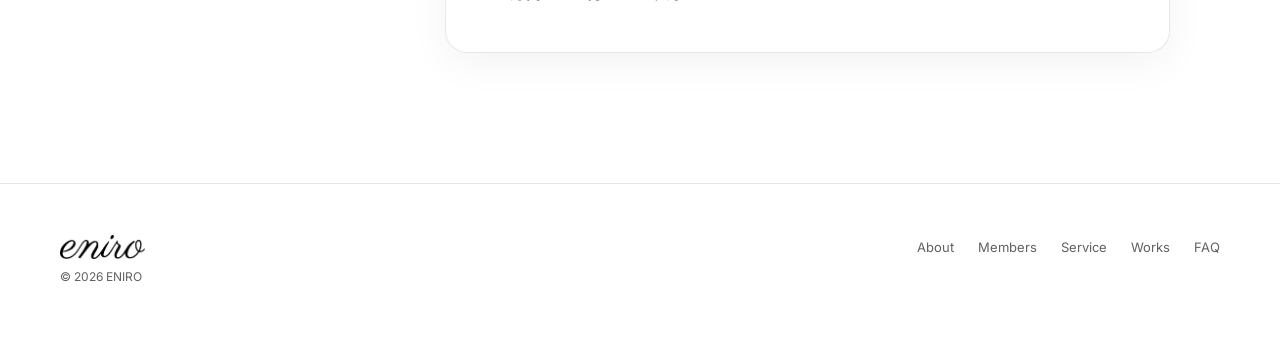
<file: irodori_v3/service.html>
<!doctype html>
<html lang="ja">
  <head>
    <meta charset="utf-8" />
    <meta name="viewport" content="width=device-width,initial-scale=1" />
    <title>Service｜作りたいものから選ぶ | ENIRO</title>
    <meta
      name="description"
      content="ENIRO のサービス一覧。コーポレート・採用・ブランド・EC・WordPress・ブランディングまで、作りたいものから選べます。"
    />
    <meta name="format-detection" content="telephone=no" />
    <!-- ogp -->
    <meta property="og:site_name" content="ENIRO" />
    <meta property="og:type" content="website" />
    <meta property="og:title" content="Service｜作りたいものから選ぶ | ENIRO" />
    <meta
      property="og:description"
      content="コーポレート・採用・ブランド・EC・WordPress・ブランディングまで、作りたいものから選べる ENIRO のサービス。"
    />
    <meta property="og:locale" content="ja_JP" />
    <!-- google fonts -->
    <link rel="preconnect" href="https://fonts.googleapis.com" />
    <link rel="preconnect" href="https://fonts.gstatic.com" crossorigin />
    <link
      href="https://fonts.googleapis.com/css2?family=Parisienne&family=Inter:wght@400;500;600;700;800&family=Noto+Sans+JP:wght@300;400;500;700;900&display=swap"
      rel="stylesheet"
    />
    <!-- css -->
    <link rel="stylesheet" href="css/style.css" />
    <!-- js -->
    <script src="js/main.js" defer></script>
  </head>
  <body class="js_body">
    <!-- iridescent haze background -->
    <div class="l_bg">
      <canvas class="l_bg_canvas js_gl"></canvas>
      <div class="l_bg_grid"></div>
      <div class="l_bg_vignette"></div>
      <div class="l_bg_grain"></div>
    </div>
    <!-- /.l_bg -->

    <!-- opening / loader -->
    <div class="m_opening js_opening">
      <div class="m_opening_logo"><img class="m_opening_logo_img" src="img/eniro.png" alt="ENIRO" /></div>
      <div class="m_opening_bar"><i class="m_opening_bar-inner"></i></div>
    </div>
    <!-- /.m_opening -->

    <header class="l_header js_header">
      <a href="index.html#top" class="l_header-logo"><img class="l_header-logo_img" src="img/eniro.png" alt="ENIRO" /></a>
      <nav class="l_header-nav js_nav" aria-label="メインメニュー">
        <ul class="l_header-nav_list">
          <li class="l_header-nav_item">
            <a href="index.html#about" class="l_header-nav_link">About</a>
          </li>
          <li class="l_header-nav_item">
            <a href="index.html#members" class="l_header-nav_link">Members</a>
          </li>
          <li class="l_header-nav_item l_header-nav_item__sub">
            <a href="service.html" class="l_header-nav_link">Service</a>
            <ul class="l_header-nav_sub">
              <li class="l_header-nav_sub_item">
                <a href="service.html" class="l_header-nav_sub_link">
                  作りたいものから選ぶ
                </a>
              </li>
              <li class="l_header-nav_sub_item">
                <a href="service_issue.html" class="l_header-nav_sub_link">
                  課題から選ぶ
                </a>
              </li>
            </ul>
          </li>
          <li class="l_header-nav_item">
            <a href="index.html#works" class="l_header-nav_link">Works</a>
          </li>
          <li class="l_header-nav_item">
            <a href="index.html#faq" class="l_header-nav_link">FAQ</a>
          </li>
          <li class="l_header-nav_item">
            <a href="index.html#contact" class="l_header-nav_link l_header-nav_link__cta">
              Contact
            </a>
          </li>
        </ul>
      </nav>
      <button class="m_hamburger js_hamburger" aria-label="メニュー">
        <span class="m_hamburger-bar"></span>
        <span class="m_hamburger-bar"></span>
      </button>
    </header>
    <!-- /.l_header -->

    <main class="l_main">
      <div class="service_wrap">
        <!-- 左：固定ナビ（インデックス） -->
        <aside class="service_nav">
          <div class="service_switch">
            <a href="service.html" class="service_switch_link is-active">作りたいものから選ぶ</a>
            <a href="service_issue.html" class="service_switch_link">課題から選ぶ</a>
          </div>
          <p class="m_section-label service_nav_label">Service</p>
          <ul class="service_nav_list">
            <li>
              <a href="#s01" class="service_nav_link is-active">
                <span class="service_nav_no">01</span>会社の公式サイト
              </a>
            </li>
            <li>
              <a href="#s02" class="service_nav_link">
                <span class="service_nav_no">02</span>採用サイト
              </a>
            </li>
            <li>
              <a href="#s03" class="service_nav_link">
                <span class="service_nav_no">03</span>1ページ紹介・LP
              </a>
            </li>
            <li>
              <a href="#s04" class="service_nav_link">
                <span class="service_nav_no">04</span>自分で更新できるサイト
              </a>
            </li>
            <li>
              <a href="#s05" class="service_nav_link">
                <span class="service_nav_no">05</span>ロゴ・見た目づくり
              </a>
            </li>
            <!-- ECサイトは現在対応していないため一時的に非表示。再開時はこの<li>を有効化し、番号を調整してください
            <li>
              <a href="#sEC" class="service_nav_link">
                <span class="service_nav_no">--</span>ネットショップ(EC)
              </a>
            </li>
            -->
          </ul>
          <a href="index.html#contact" class="m_btn m_btn__fill service_nav_cta">
            お問い合わせ →
          </a>
        </aside>
        <!-- /.service_nav -->

        <!-- 右：スクロールする本文 -->
        <div class="service_body">
          <header class="service_head m_reveal js_reveal">
            <p class="m_section-label">Service</p>
            <h1 class="service_head_title">
              作りたいものから、<em>選ぶ。</em>
            </h1>
            <p class="service_head_desc">
              「何を頼めばいいか分からない」でも大丈夫。作りたいものに近いものを選ぶだけでOKです。
              あとは私たちがお話を伺いながら、ぴったりの形を一緒に決めていきます。
            </p>
            <p class="service_note">
              ※料金・期間はおおよその目安です。ページ数やご要望に応じて、ご予算に合わせてご相談いただけます。
            </p>
            <div class="m_subsidy m_reveal js_reveal">
              <p class="m_subsidy_label">補助金について</p>
              <p class="m_subsidy_txt">
                ホームページ制作をご検討の方へ。小規模事業者持続化補助金などをご利用いただける場合があります。事業内容や公募時期によって対象となるか異なりますので、お気軽にご相談ください。
              </p>
            </div>
            <!-- /.m_subsidy -->
          </header>
          <!-- /.service_head -->

          <div class="service_list">
            <!-- 01 -->
            <section id="s01" class="service_item m_reveal js_reveal">
              <span class="service_item_no">01</span>
              <h2 class="service_item_name">会社の公式サイト</h2>
              <p class="service_item_en">Corporate Site</p>
              <p class="service_item_for">
                <b>こんな方に</b>会社の信頼感を高めたい／名刺やパンフの代わりになるサイトが欲しい
              </p>
              <p class="service_item_lead">
                会社のことを、はじめて知る人にも分かりやすく伝えるサイトです。事業内容・実績・想いをまとめ、「ちゃんとした会社だな」と感じてもらえる状態をつくります。
              </p>
              <ul class="service_item_inc">
                <li>会社紹介ページ</li>
                <li>お問い合わせフォーム</li>
                <li>スマホ対応</li>
                <li>検索で見つけてもらう対策（SEO）</li>
              </ul>
              <div class="service_item_meta">
                <div>
                  <span class="service_item_meta_term">料金</span>
                  <span class="service_item_meta_data">40万円〜</span>
                </div>
                <div>
                  <span class="service_item_meta_term">期間</span>
                  <span class="service_item_meta_data">約1.5〜3ヶ月</span>
                </div>
              </div>
            </section>
            <!-- /#s01 -->

            <!-- 02 -->
            <section id="s02" class="service_item m_reveal js_reveal">
              <span class="service_item_no">02</span>
              <h2 class="service_item_name">採用サイト</h2>
              <p class="service_item_en">Recruit Site</p>
              <p class="service_item_for">
                <b>こんな方に</b>応募を増やしたい／働く魅力をきちんと伝えたい
              </p>
              <p class="service_item_lead">
                「ここで働きたい」と思ってもらうためのサイトです。社員の声や職場の雰囲気を伝え、応募につながる流れをつくります。
              </p>
              <ul class="service_item_inc">
                <li>社員インタビュー</li>
                <li>仕事紹介</li>
                <li>応募フォーム</li>
                <li>スマホ対応</li>
              </ul>
              <div class="service_item_meta">
                <div>
                  <span class="service_item_meta_term">料金</span>
                  <span class="service_item_meta_data">50万円〜</span>
                </div>
                <div>
                  <span class="service_item_meta_term">期間</span>
                  <span class="service_item_meta_data">約2〜3ヶ月</span>
                </div>
              </div>
            </section>
            <!-- /#s02 -->

            <!-- 03 -->
            <section id="s03" class="service_item m_reveal js_reveal">
              <span class="service_item_no">03</span>
              <h2 class="service_item_name">1ページ紹介・LP</h2>
              <p class="service_item_en">Landing Page</p>
              <p class="service_item_for">
                <b>こんな方に</b>商品やサービスを1ページでしっかり紹介したい／キャンペーンに使いたい
              </p>
              <p class="service_item_lead">
                伝えたいことを1枚のページにまとめた、印象に残る紹介ページです。写真や動きを活かして、商品・サービスの魅力をぐっと伝えます。
              </p>
              <ul class="service_item_inc">
                <li>1ページ構成</li>
                <li>写真・動きのある表現</li>
                <li>お問い合わせ導線</li>
                <li>効果の計測</li>
              </ul>
              <div class="service_item_meta">
                <div>
                  <span class="service_item_meta_term">料金</span>
                  <span class="service_item_meta_data">30万円〜</span>
                </div>
                <div>
                  <span class="service_item_meta_term">期間</span>
                  <span class="service_item_meta_data">約1〜2ヶ月</span>
                </div>
              </div>
            </section>
            <!-- /#s03 -->

            <!-- 04 -->
            <section id="s04" class="service_item m_reveal js_reveal">
              <span class="service_item_no">04</span>
              <h2 class="service_item_name">自分で更新できるサイト</h2>
              <p class="service_item_en">WordPress / CMS</p>
              <p class="service_item_for">
                <b>こんな方に</b>お知らせやブログを自分たちで更新したい／更新のたびに頼むのをやめたい
              </p>
              <p class="service_item_lead">
                公開したあとに、社内でかんたんに更新できるサイトです。専門知識がなくても、文章や写真を差し替えられる仕組みを整えます。
              </p>
              <ul class="service_item_inc">
                <li>自分で更新できる仕組み</li>
                <li>使い方マニュアル</li>
                <li>スマホ対応</li>
                <li>公開後のサポート</li>
              </ul>
              <div class="service_item_meta">
                <div>
                  <span class="service_item_meta_term">料金</span>
                  <span class="service_item_meta_data">45万円〜</span>
                </div>
                <div>
                  <span class="service_item_meta_term">期間</span>
                  <span class="service_item_meta_data">約1.5〜3ヶ月</span>
                </div>
              </div>
            </section>
            <!-- /#s04 -->

            <!-- 05 -->
            <section id="s05" class="service_item m_reveal js_reveal">
              <span class="service_item_no">05</span>
              <h2 class="service_item_name">ロゴ・見た目づくり</h2>
              <p class="service_item_en">Logo / Branding</p>
              <p class="service_item_for">
                <b>こんな方に</b>ロゴや色味を整えたい／全体の印象を統一したい
              </p>
              <p class="service_item_lead">
                ロゴや色・文字など、会社の「見た目の軸」をつくります。Webだけでなく、名刺やSNSでも一貫した印象を届けられるようにします。
              </p>
              <ul class="service_item_inc">
                <li>ロゴ</li>
                <li>色・文字の設計</li>
                <li>使い方ルール（ガイドライン）</li>
                <li>ヒアリング</li>
              </ul>
              <div class="service_item_meta">
                <div>
                  <span class="service_item_meta_term">料金</span>
                  <span class="service_item_meta_data">35万円〜</span>
                </div>
                <div>
                  <span class="service_item_meta_term">期間</span>
                  <span class="service_item_meta_data">約1〜2.5ヶ月</span>
                </div>
              </div>
            </section>
            <!-- /#s05 -->

            <!-- ECサイト（ネットショップ）は現在対応していないため一時的に非表示。
                 再開する場合はこの section のコメントを外し、id を sEC → s06 などに整え、
                 上の左ナビの EC 項目も有効化してください。
            <section id="sEC" class="service_item m_reveal js_reveal">
              <span class="service_item_no">06</span>
              <h2 class="service_item_name">ネットショップ（EC）</h2>
              <p class="service_item_en">E-Commerce</p>
              <p class="service_item_for">
                <b>こんな方に</b>ネットで商品を販売したい／かんたんに注文を受けたい
              </p>
              <p class="service_item_lead">
                商品をネットで販売できるお店をつくります。注文・支払い・配送までを、無理なく運用できる形で整えます。
              </p>
              <ul class="service_item_inc">
                <li>ネットショップ構築</li>
                <li>支払い・配送の設定</li>
                <li>スマホ対応</li>
                <li>運用レクチャー</li>
              </ul>
              <div class="service_item_meta">
                <div>
                  <span class="service_item_meta_term">料金</span>
                  <span class="service_item_meta_data">60万円〜</span>
                </div>
                <div>
                  <span class="service_item_meta_term">期間</span>
                  <span class="service_item_meta_data">約2〜3.5ヶ月</span>
                </div>
              </div>
            </section>
            -->
          </div>
          <!-- /.service_list -->
        </div>
        <!-- /.service_body -->
      </div>
      <!-- /.service_wrap -->
    </main>
    <!-- /.l_main -->

    <!-- floating contact button (bottom-right, like yoshinani-design) -->
    <a href="index.html#contact" class="m_contact-float js_contact-float" aria-label="お問い合わせ">
      <svg class="m_contact-float_ring" viewBox="0 0 100 100" aria-hidden="true">
        <defs>
          <path
            id="contactCirclePath"
            d="M 50,50 m -38,0 a 38,38 0 1,1 76,0 a 38,38 0 1,1 -76,0"
          />
        </defs>
        <text>
          <textPath
            href="#contactCirclePath"
            xlink:href="#contactCirclePath"
            startOffset="0"
            textLength="238.76"
            lengthAdjust="spacing"
          >CONTACT ・ CONTACT ・ CONTACT ・ CONTACT ・</textPath>
        </text>
      </svg>
      <span class="m_contact-float_icon" aria-hidden="true">
        <svg viewBox="0 0 512 512">
          <path
            d="M476 3.2L12.5 270.6c-18 10.4-15.4 35.6 3.3 42.6L121 352l287-241c5.5-4.6 13.5 3 8.6 8.6L182 384v65.5c0 20.4 25.2 30.1 39.5 15.6l52-52 88 65.5c17 12.6 41.2 3.3 45.5-17.5L512 32.7C516.9 8.5 494 -6.4 476 3.2z"
          />
        </svg>
      </span>
    </a>
    <!-- /.m_contact-float -->

    <footer class="l_footer">
      <div class="l_footer_contents l_container">
        <p class="l_footer-logo"><img class="l_footer-logo_img" src="img/eniro.png" alt="ENIRO" /></p>
        <nav class="l_footer-nav" aria-label="フッターメニュー">
          <ul class="l_footer-nav_list">
            <li class="l_footer-nav_item">
              <a href="index.html#about" class="l_footer-nav_link">About</a>
            </li>
            <li class="l_footer-nav_item">
              <a href="index.html#members" class="l_footer-nav_link">Members</a>
            </li>
            <li class="l_footer-nav_item">
              <a href="service.html" class="l_footer-nav_link">Service</a>
            </li>
            <li class="l_footer-nav_item">
              <a href="index.html#works" class="l_footer-nav_link">Works</a>
            </li>
            <li class="l_footer-nav_item">
              <a href="index.html#faq" class="l_footer-nav_link">FAQ</a>
            </li>
          </ul>
        </nav>
        <!-- /.l_footer-nav -->
      </div>
      <!-- /.l_footer_contents -->
      <p class="l_footer-copyright">
        <small class="l_footer-copyright_txt">© 2026 ENIRO</small>
      </p>
    </footer>
    <!-- /.l_footer -->
  </body>
</html>
</file>
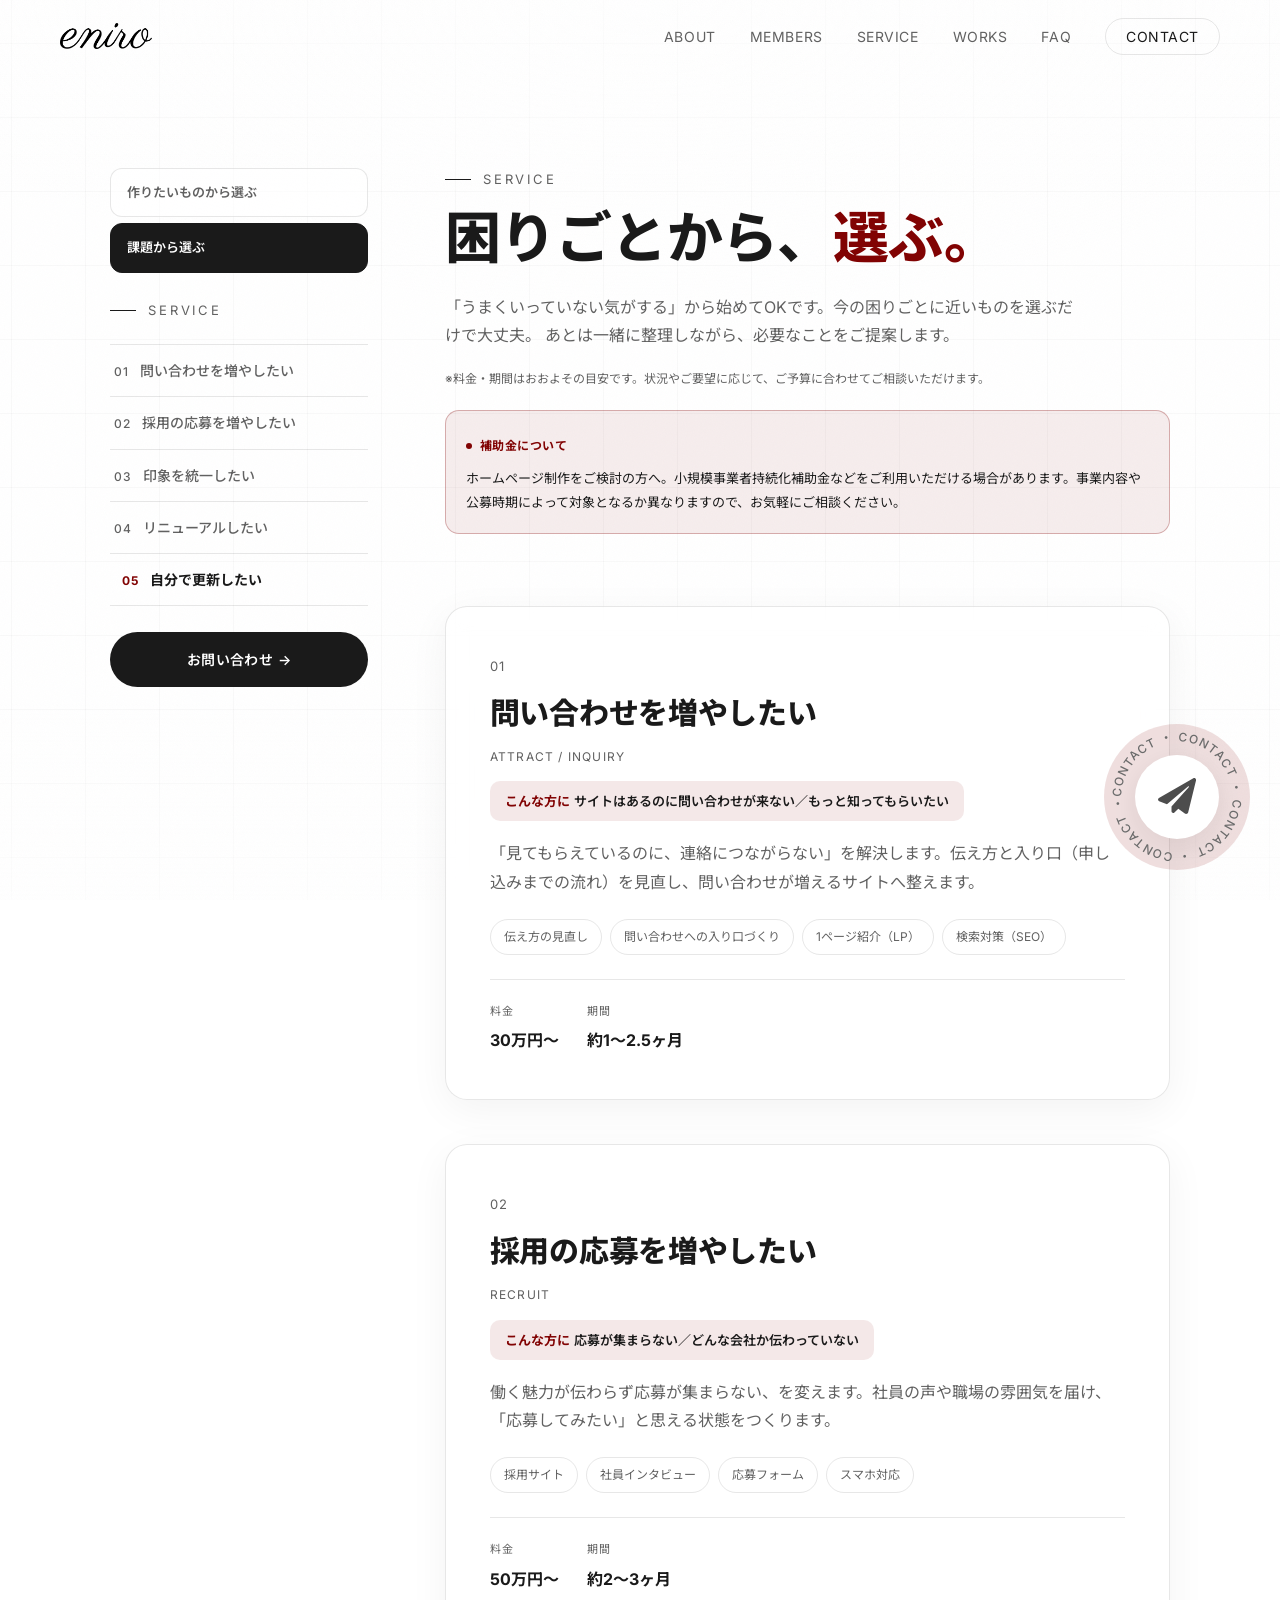
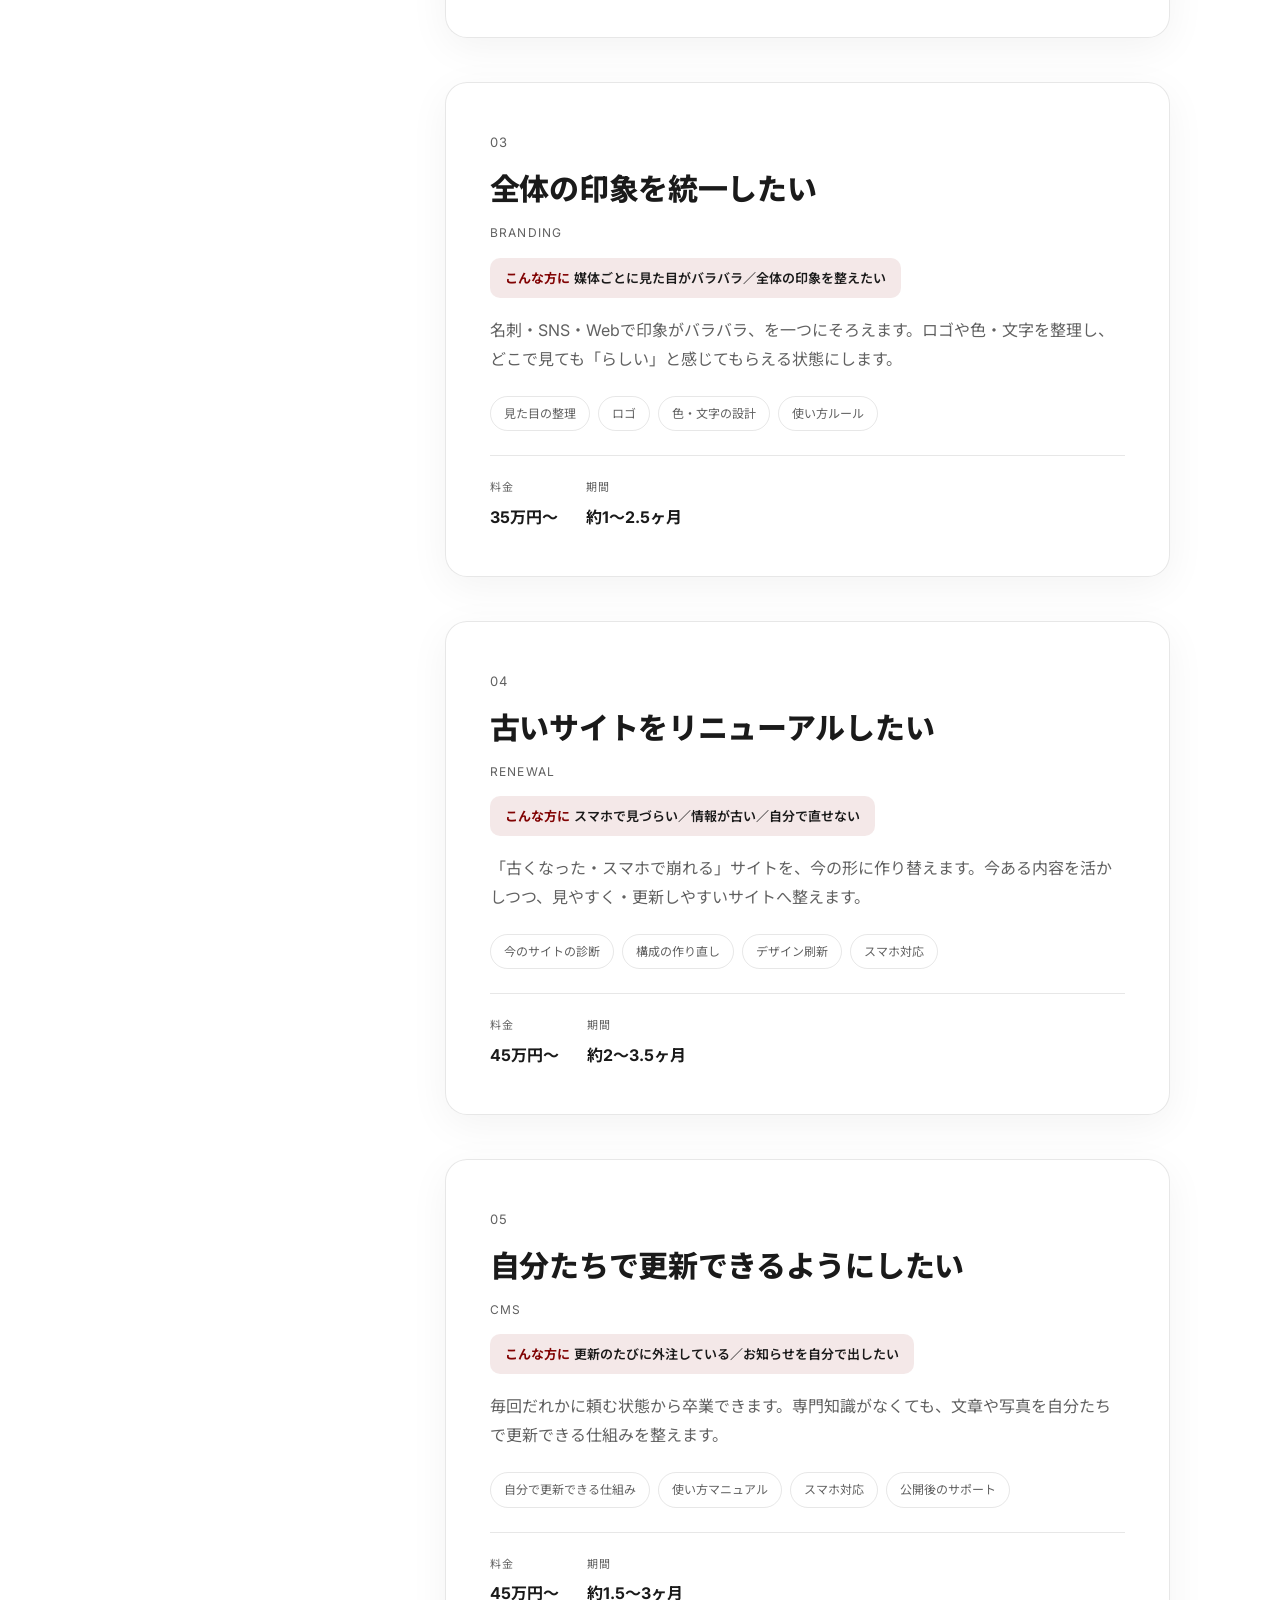
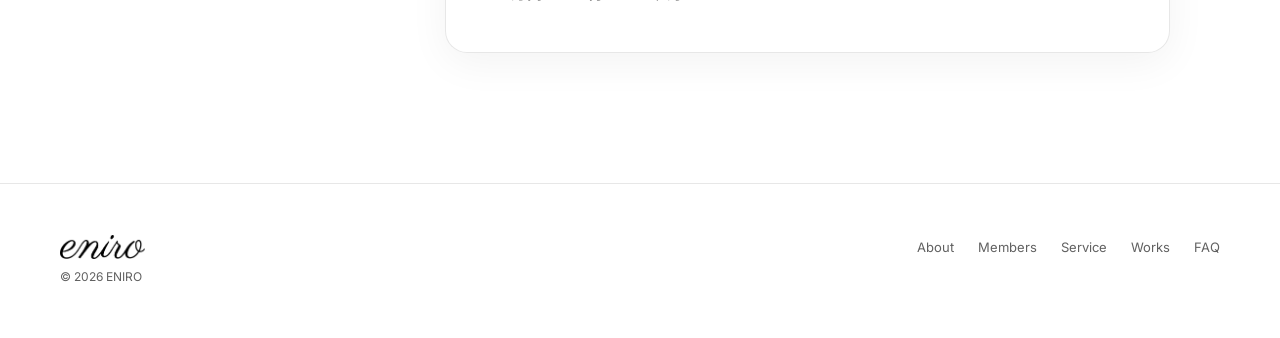
<file: irodori_v3/service_issue.html>
<!doctype html>
<html lang="ja">
  <head>
    <meta charset="utf-8" />
    <meta name="viewport" content="width=device-width,initial-scale=1" />
    <title>Service｜課題から選ぶ | ENIRO</title>
    <meta
      name="description"
      content="ENIRO のサービス一覧。集客・採用・ブランド統一・リニューアル・CMS・ECまで、今ある課題から必要な打ち手を選べます。"
    />
    <meta name="format-detection" content="telephone=no" />
    <!-- ogp -->
    <meta property="og:site_name" content="ENIRO" />
    <meta property="og:type" content="website" />
    <meta property="og:title" content="Service｜課題から選ぶ | ENIRO" />
    <meta
      property="og:description"
      content="集客・採用・ブランド統一・リニューアル・CMS・ECまで、今ある課題から選べる ENIRO のサービス。"
    />
    <meta property="og:locale" content="ja_JP" />
    <!-- google fonts -->
    <link rel="preconnect" href="https://fonts.googleapis.com" />
    <link rel="preconnect" href="https://fonts.gstatic.com" crossorigin />
    <link
      href="https://fonts.googleapis.com/css2?family=Parisienne&family=Inter:wght@400;500;600;700;800&family=Noto+Sans+JP:wght@300;400;500;700;900&display=swap"
      rel="stylesheet"
    />
    <!-- css -->
    <link rel="stylesheet" href="css/style.css" />
    <!-- js -->
    <script src="js/main.js" defer></script>
  </head>
  <body class="js_body">
    <!-- iridescent haze background -->
    <div class="l_bg">
      <canvas class="l_bg_canvas js_gl"></canvas>
      <div class="l_bg_grid"></div>
      <div class="l_bg_vignette"></div>
      <div class="l_bg_grain"></div>
    </div>
    <!-- /.l_bg -->

    <!-- opening / loader -->
    <div class="m_opening js_opening">
      <div class="m_opening_logo"><img class="m_opening_logo_img" src="img/eniro.png" alt="ENIRO" /></div>
      <div class="m_opening_bar"><i class="m_opening_bar-inner"></i></div>
    </div>
    <!-- /.m_opening -->

    <header class="l_header js_header">
      <a href="index.html#top" class="l_header-logo"><img class="l_header-logo_img" src="img/eniro.png" alt="ENIRO" /></a>
      <nav class="l_header-nav js_nav" aria-label="メインメニュー">
        <ul class="l_header-nav_list">
          <li class="l_header-nav_item">
            <a href="index.html#about" class="l_header-nav_link">About</a>
          </li>
          <li class="l_header-nav_item">
            <a href="index.html#members" class="l_header-nav_link">Members</a>
          </li>
          <li class="l_header-nav_item l_header-nav_item__sub">
            <a href="service.html" class="l_header-nav_link">Service</a>
            <ul class="l_header-nav_sub">
              <li class="l_header-nav_sub_item">
                <a href="service.html" class="l_header-nav_sub_link">
                  作りたいものから選ぶ
                </a>
              </li>
              <li class="l_header-nav_sub_item">
                <a href="service_issue.html" class="l_header-nav_sub_link">
                  課題から選ぶ
                </a>
              </li>
            </ul>
          </li>
          <li class="l_header-nav_item">
            <a href="index.html#works" class="l_header-nav_link">Works</a>
          </li>
          <li class="l_header-nav_item">
            <a href="index.html#faq" class="l_header-nav_link">FAQ</a>
          </li>
          <li class="l_header-nav_item">
            <a href="index.html#contact" class="l_header-nav_link l_header-nav_link__cta">
              Contact
            </a>
          </li>
        </ul>
      </nav>
      <button class="m_hamburger js_hamburger" aria-label="メニュー">
        <span class="m_hamburger-bar"></span>
        <span class="m_hamburger-bar"></span>
      </button>
    </header>
    <!-- /.l_header -->

    <main class="l_main">
      <div class="service_wrap">
        <!-- 左：固定ナビ（インデックス） -->
        <aside class="service_nav">
          <div class="service_switch">
            <a href="service.html" class="service_switch_link">作りたいものから選ぶ</a>
            <a href="service_issue.html" class="service_switch_link is-active">課題から選ぶ</a>
          </div>
          <p class="m_section-label service_nav_label">Service</p>
          <ul class="service_nav_list">
            <li>
              <a href="#s01" class="service_nav_link is-active">
                <span class="service_nav_no">01</span>問い合わせを増やしたい
              </a>
            </li>
            <li>
              <a href="#s02" class="service_nav_link">
                <span class="service_nav_no">02</span>採用の応募を増やしたい
              </a>
            </li>
            <li>
              <a href="#s03" class="service_nav_link">
                <span class="service_nav_no">03</span>印象を統一したい
              </a>
            </li>
            <li>
              <a href="#s04" class="service_nav_link">
                <span class="service_nav_no">04</span>リニューアルしたい
              </a>
            </li>
            <li>
              <a href="#s05" class="service_nav_link">
                <span class="service_nav_no">05</span>自分で更新したい
              </a>
            </li>
            <!-- ネットショップ(EC)は現在対応していないため一時的に非表示。再開時はこの<li>を有効化してください
            <li>
              <a href="#sEC" class="service_nav_link">
                <span class="service_nav_no">--</span>ネットで販売したい
              </a>
            </li>
            -->
          </ul>
          <a href="index.html#contact" class="m_btn m_btn__fill service_nav_cta">
            お問い合わせ →
          </a>
        </aside>
        <!-- /.service_nav -->

        <!-- 右：スクロールする本文 -->
        <div class="service_body">
          <header class="service_head m_reveal js_reveal">
            <p class="m_section-label">Service</p>
            <h1 class="service_head_title">
              困りごとから、<em>選ぶ。</em>
            </h1>
            <p class="service_head_desc">
              「うまくいっていない気がする」から始めてOKです。今の困りごとに近いものを選ぶだけで大丈夫。
              あとは一緒に整理しながら、必要なことをご提案します。
            </p>
            <p class="service_note">
              ※料金・期間はおおよその目安です。状況やご要望に応じて、ご予算に合わせてご相談いただけます。
            </p>
            <div class="m_subsidy m_reveal js_reveal">
              <p class="m_subsidy_label">補助金について</p>
              <p class="m_subsidy_txt">
                ホームページ制作をご検討の方へ。小規模事業者持続化補助金などをご利用いただける場合があります。事業内容や公募時期によって対象となるか異なりますので、お気軽にご相談ください。
              </p>
            </div>
            <!-- /.m_subsidy -->
          </header>
          <!-- /.service_head -->

          <div class="service_list">
            <!-- 01 -->
            <section id="s01" class="service_item m_reveal js_reveal">
              <span class="service_item_no">01</span>
              <h2 class="service_item_name">問い合わせを増やしたい</h2>
              <p class="service_item_en">Attract / Inquiry</p>
              <p class="service_item_for">
                <b>こんな方に</b>サイトはあるのに問い合わせが来ない／もっと知ってもらいたい
              </p>
              <p class="service_item_lead">
                「見てもらえているのに、連絡につながらない」を解決します。伝え方と入り口（申し込みまでの流れ）を見直し、問い合わせが増えるサイトへ整えます。
              </p>
              <ul class="service_item_inc">
                <li>伝え方の見直し</li>
                <li>問い合わせへの入り口づくり</li>
                <li>1ページ紹介（LP）</li>
                <li>検索対策（SEO）</li>
              </ul>
              <div class="service_item_meta">
                <div>
                  <span class="service_item_meta_term">料金</span>
                  <span class="service_item_meta_data">30万円〜</span>
                </div>
                <div>
                  <span class="service_item_meta_term">期間</span>
                  <span class="service_item_meta_data">約1〜2.5ヶ月</span>
                </div>
              </div>
            </section>
            <!-- /#s01 -->

            <!-- 02 -->
            <section id="s02" class="service_item m_reveal js_reveal">
              <span class="service_item_no">02</span>
              <h2 class="service_item_name">採用の応募を増やしたい</h2>
              <p class="service_item_en">Recruit</p>
              <p class="service_item_for">
                <b>こんな方に</b>応募が集まらない／どんな会社か伝わっていない
              </p>
              <p class="service_item_lead">
                働く魅力が伝わらず応募が集まらない、を変えます。社員の声や職場の雰囲気を届け、「応募してみたい」と思える状態をつくります。
              </p>
              <ul class="service_item_inc">
                <li>採用サイト</li>
                <li>社員インタビュー</li>
                <li>応募フォーム</li>
                <li>スマホ対応</li>
              </ul>
              <div class="service_item_meta">
                <div>
                  <span class="service_item_meta_term">料金</span>
                  <span class="service_item_meta_data">50万円〜</span>
                </div>
                <div>
                  <span class="service_item_meta_term">期間</span>
                  <span class="service_item_meta_data">約2〜3ヶ月</span>
                </div>
              </div>
            </section>
            <!-- /#s02 -->

            <!-- 03 -->
            <section id="s03" class="service_item m_reveal js_reveal">
              <span class="service_item_no">03</span>
              <h2 class="service_item_name">全体の印象を統一したい</h2>
              <p class="service_item_en">Branding</p>
              <p class="service_item_for">
                <b>こんな方に</b>媒体ごとに見た目がバラバラ／全体の印象を整えたい
              </p>
              <p class="service_item_lead">
                名刺・SNS・Webで印象がバラバラ、を一つにそろえます。ロゴや色・文字を整理し、どこで見ても「らしい」と感じてもらえる状態にします。
              </p>
              <ul class="service_item_inc">
                <li>見た目の整理</li>
                <li>ロゴ</li>
                <li>色・文字の設計</li>
                <li>使い方ルール</li>
              </ul>
              <div class="service_item_meta">
                <div>
                  <span class="service_item_meta_term">料金</span>
                  <span class="service_item_meta_data">35万円〜</span>
                </div>
                <div>
                  <span class="service_item_meta_term">期間</span>
                  <span class="service_item_meta_data">約1〜2.5ヶ月</span>
                </div>
              </div>
            </section>
            <!-- /#s03 -->

            <!-- 04 -->
            <section id="s04" class="service_item m_reveal js_reveal">
              <span class="service_item_no">04</span>
              <h2 class="service_item_name">古いサイトをリニューアルしたい</h2>
              <p class="service_item_en">Renewal</p>
              <p class="service_item_for">
                <b>こんな方に</b>スマホで見づらい／情報が古い／自分で直せない
              </p>
              <p class="service_item_lead">
                「古くなった・スマホで崩れる」サイトを、今の形に作り替えます。今ある内容を活かしつつ、見やすく・更新しやすいサイトへ整えます。
              </p>
              <ul class="service_item_inc">
                <li>今のサイトの診断</li>
                <li>構成の作り直し</li>
                <li>デザイン刷新</li>
                <li>スマホ対応</li>
              </ul>
              <div class="service_item_meta">
                <div>
                  <span class="service_item_meta_term">料金</span>
                  <span class="service_item_meta_data">45万円〜</span>
                </div>
                <div>
                  <span class="service_item_meta_term">期間</span>
                  <span class="service_item_meta_data">約2〜3.5ヶ月</span>
                </div>
              </div>
            </section>
            <!-- /#s04 -->

            <!-- 05 -->
            <section id="s05" class="service_item m_reveal js_reveal">
              <span class="service_item_no">05</span>
              <h2 class="service_item_name">自分たちで更新できるようにしたい</h2>
              <p class="service_item_en">CMS</p>
              <p class="service_item_for">
                <b>こんな方に</b>更新のたびに外注している／お知らせを自分で出したい
              </p>
              <p class="service_item_lead">
                毎回だれかに頼む状態から卒業できます。専門知識がなくても、文章や写真を自分たちで更新できる仕組みを整えます。
              </p>
              <ul class="service_item_inc">
                <li>自分で更新できる仕組み</li>
                <li>使い方マニュアル</li>
                <li>スマホ対応</li>
                <li>公開後のサポート</li>
              </ul>
              <div class="service_item_meta">
                <div>
                  <span class="service_item_meta_term">料金</span>
                  <span class="service_item_meta_data">45万円〜</span>
                </div>
                <div>
                  <span class="service_item_meta_term">期間</span>
                  <span class="service_item_meta_data">約1.5〜3ヶ月</span>
                </div>
              </div>
            </section>
            <!-- /#s05 -->

            <!-- ネットで販売したい（EC）は現在対応していないため一時的に非表示。
                 再開する場合はこの section のコメントを外し、id を sEC → s06 に整え、
                 上の左ナビの EC 項目も有効化してください。
            <section id="sEC" class="service_item m_reveal js_reveal">
              <span class="service_item_no">06</span>
              <h2 class="service_item_name">ネットで販売を始めたい</h2>
              <p class="service_item_en">E-Commerce</p>
              <p class="service_item_for">
                <b>こんな方に</b>これからネット販売を始めたい／今のカートが使いにくい
              </p>
              <p class="service_item_lead">
                ネットで商品を販売できるお店をつくります。注文・支払い・配送までを、無理なく運用できる形で整えます。
              </p>
              <ul class="service_item_inc">
                <li>ネットショップ構築</li>
                <li>支払い・配送の設定</li>
                <li>スマホ対応</li>
                <li>運用レクチャー</li>
              </ul>
              <div class="service_item_meta">
                <div>
                  <span class="service_item_meta_term">料金</span>
                  <span class="service_item_meta_data">60万円〜</span>
                </div>
                <div>
                  <span class="service_item_meta_term">期間</span>
                  <span class="service_item_meta_data">約2〜3.5ヶ月</span>
                </div>
              </div>
            </section>
            -->
          </div>
          <!-- /.service_list -->
        </div>
        <!-- /.service_body -->
      </div>
      <!-- /.service_wrap -->
    </main>
    <!-- /.l_main -->

    <!-- floating contact button (bottom-right, like yoshinani-design) -->
    <a href="index.html#contact" class="m_contact-float js_contact-float" aria-label="お問い合わせ">
      <svg class="m_contact-float_ring" viewBox="0 0 100 100" aria-hidden="true">
        <defs>
          <path
            id="contactCirclePath"
            d="M 50,50 m -38,0 a 38,38 0 1,1 76,0 a 38,38 0 1,1 -76,0"
          />
        </defs>
        <text>
          <textPath
            href="#contactCirclePath"
            xlink:href="#contactCirclePath"
            startOffset="0"
            textLength="238.76"
            lengthAdjust="spacing"
          >CONTACT ・ CONTACT ・ CONTACT ・ CONTACT ・</textPath>
        </text>
      </svg>
      <span class="m_contact-float_icon" aria-hidden="true">
        <svg viewBox="0 0 512 512">
          <path
            d="M476 3.2L12.5 270.6c-18 10.4-15.4 35.6 3.3 42.6L121 352l287-241c5.5-4.6 13.5 3 8.6 8.6L182 384v65.5c0 20.4 25.2 30.1 39.5 15.6l52-52 88 65.5c17 12.6 41.2 3.3 45.5-17.5L512 32.7C516.9 8.5 494 -6.4 476 3.2z"
          />
        </svg>
      </span>
    </a>
    <!-- /.m_contact-float -->

    <footer class="l_footer">
      <div class="l_footer_contents l_container">
        <p class="l_footer-logo"><img class="l_footer-logo_img" src="img/eniro.png" alt="ENIRO" /></p>
        <nav class="l_footer-nav" aria-label="フッターメニュー">
          <ul class="l_footer-nav_list">
            <li class="l_footer-nav_item">
              <a href="index.html#about" class="l_footer-nav_link">About</a>
            </li>
            <li class="l_footer-nav_item">
              <a href="index.html#members" class="l_footer-nav_link">Members</a>
            </li>
            <li class="l_footer-nav_item">
              <a href="service.html" class="l_footer-nav_link">Service</a>
            </li>
            <li class="l_footer-nav_item">
              <a href="index.html#works" class="l_footer-nav_link">Works</a>
            </li>
            <li class="l_footer-nav_item">
              <a href="index.html#faq" class="l_footer-nav_link">FAQ</a>
            </li>
          </ul>
        </nav>
        <!-- /.l_footer-nav -->
      </div>
      <!-- /.l_footer_contents -->
      <p class="l_footer-copyright">
        <small class="l_footer-copyright_txt">© 2026 ENIRO</small>
      </p>
    </footer>
    <!-- /.l_footer -->
  </body>
</html>
</file>
<file: irodori/css/style.css>
@charset "UTF-8";

:root {
  /* 色管理用の変数 */
  --white-color: #fff;
  --ink-color: #14141a;
  --ink-dim-color: #6a6a78;
  --line-color: rgba(20, 20, 30, 0.1);
  --glass-color: rgba(255, 255, 255, 0.55);
  --glass-color02: rgba(255, 255, 255, 0.75);
  /* 淡いパステルの虹（サムネ・帯用） */
  --grad: linear-gradient(
    90deg,
    #ff8fc0,
    #ffc98f,
    #fff08f,
    #9cf7c4,
    #8fdcff,
    #c4a8ff,
    #ff8fc0
  );
}

:root {
  /* コンテンツ幅管理用の変数 */
  --content-width-sm: 760px;
  --content-width: 1180px;
}

:root {
  /* z-index管理用の変数 */
  --z-index-back: -1;
  --z-index-header: 100;
  --z-index-opening: 200;
}

:root {
  /* フォント・イージング */
  --font-en: 'Space Grotesk', sans-serif;
  --font-jp: 'Noto Sans JP', sans-serif;
  --font-logo: 'Parisienne', cursive;
  --ease: cubic-bezier(0.16, 1, 0.3, 1);
}

/* ---------- base ---------- */
* {
  margin: 0;
  padding: 0;
  box-sizing: border-box;
}

html {
  scroll-behavior: smooth;
}

body {
  color: var(--ink-color);
  font-family: var(--font-jp);
  line-height: 1.8;
  background: var(--white-color);
  overflow-x: hidden;
  -webkit-font-smoothing: antialiased;
}

a {
  color: inherit;
  text-decoration: none;
}

em {
  font-style: normal;
}

img {
  max-width: 100%;
  display: block;
}

::selection {
  background: var(--ink-color);
  color: var(--white-color);
}

/* ---------- layout : background ---------- */
.l_bg {
  position: fixed;
  inset: 0;
  z-index: var(--z-index-back);
  background: var(--white-color);
}

.l_bg_canvas {
  position: absolute;
  inset: 0;
  width: 100%;
  height: 100%;
  display: block;
}

.l_bg_grid {
  position: absolute;
  inset: 0;
  pointer-events: none;
  opacity: 0.42;
  background-image:
    linear-gradient(rgba(20, 20, 30, 0.055) 1px, transparent 1px),
    linear-gradient(90deg, rgba(20, 20, 30, 0.055) 1px, transparent 1px);
  background-size: 74px 74px;
  background-position: center;
}

.l_bg_vignette {
  position: absolute;
  inset: 0;
  pointer-events: none;
  background:
    radial-gradient(120% 80% at 50% -10%, rgba(255, 255, 255, 0.5), transparent 55%),
    linear-gradient(
      180deg,
      rgba(255, 255, 255, 0.35),
      transparent 22%,
      transparent 78%,
      rgba(255, 255, 255, 0.6)
    );
}

.l_bg_grain {
  /* SP では負荷軽減のため非表示。PC でのみ表示 */
  display: none;
  position: absolute;
  inset: 0;
  opacity: 0.03;
  pointer-events: none;
  mix-blend-mode: multiply;
  background-image: url("data:image/svg+xml,%3Csvg xmlns='http://www.w3.org/2000/svg' width='120' height='120'%3E%3Cfilter id='n'%3E%3CfeTurbulence type='fractalNoise' baseFrequency='0.9' numOctaves='2'/%3E%3C/filter%3E%3Crect width='100%25' height='100%25' filter='url(%23n)'/%3E%3C/svg%3E");
}

/* ---------- layout : container ---------- */
.l_container,
.l_container-sm {
  margin-left: auto;
  margin-right: auto;
}

.l_container {
  max-width: var(--content-width);
}

.l_container-sm {
  max-width: var(--content-width-sm);
}

.l_contents {
  padding: clamp(80px, 13vw, 170px) clamp(20px, 5vw, 60px);
}

/* ---------- layout : header ---------- */
.l_header {
  position: fixed;
  top: 0;
  left: 0;
  right: 0;
  z-index: var(--z-index-header);
  display: flex;
  align-items: center;
  justify-content: space-between;
  padding: 22px clamp(20px, 5vw, 60px);
  transition:
    padding 0.4s var(--ease),
    background 0.4s,
    backdrop-filter 0.4s;
}

.l_header.is-scrolled {
  padding: 14px clamp(20px, 5vw, 60px);
  background: rgba(255, 255, 255, 0.92);
  border-bottom: 1px solid var(--line-color);
}

.l_header-logo {
  font-family: var(--font-logo);
  font-weight: 400;
  font-size: 32px;
  line-height: 1;
}

/* SP : full screen overlay menu */
.l_header-nav {
  position: fixed;
  inset: 0;
  z-index: -1;
  background: rgba(255, 255, 255, 0.97);
  transform: translateX(100%);
  transition: transform 0.5s var(--ease);
}

.l_header-nav.is-active {
  transform: translateX(0);
}

.l_header-nav_list {
  height: 100%;
  list-style: none;
  display: flex;
  flex-direction: column;
  align-items: center;
  justify-content: center;
  gap: 28px;
}

.l_header-nav_link {
  font-family: var(--font-en);
  font-size: 22px;
  letter-spacing: 0.04em;
  color: var(--ink-dim-color);
  transition: color 0.3s;
}

.l_header-nav_link:hover {
  color: var(--ink-color);
}

.l_header-nav_link__cta {
  padding: 9px 20px;
  border: 1px solid var(--line-color);
  border-radius: 100px;
  color: var(--ink-color);
  position: relative;
  overflow: hidden;
}

.l_header-nav_link__cta::before {
  content: '';
  position: absolute;
  inset: 0;
  background: var(--ink-color);
  opacity: 0;
  transition: opacity 0.35s;
  z-index: -1;
}

.l_header-nav_link__cta:hover {
  color: var(--white-color);
  border-color: transparent;
}

.l_header-nav_link__cta:hover::before {
  opacity: 1;
}

/* ---------- layout : footer ---------- */
.l_footer {
  border-top: 1px solid var(--line-color);
  padding: 48px clamp(20px, 5vw, 60px);
  background: rgba(255, 255, 255, 0.92);
}

.l_footer_contents {
  display: flex;
  align-items: center;
  justify-content: space-between;
  gap: 24px;
  flex-wrap: wrap;
}

.l_footer-logo {
  font-family: var(--font-logo);
  font-weight: 400;
  font-size: 30px;
  line-height: 1;
}

.l_footer-nav_list {
  list-style: none;
  display: flex;
  gap: 24px;
  flex-wrap: wrap;
}

.l_footer-nav_link {
  font-family: var(--font-en);
  font-size: 13px;
  color: var(--ink-dim-color);
  transition: color 0.3s;
}

.l_footer-nav_link:hover {
  color: var(--ink-color);
}

.l_footer-copyright {
  margin-top: 20px;
  text-align: center;
}

.l_footer-copyright_txt {
  font-family: var(--font-en);
  font-size: 12px;
  color: var(--ink-dim-color);
}

/* ---------- module : opening ---------- */
.m_opening {
  position: fixed;
  inset: 0;
  z-index: var(--z-index-opening);
  background: var(--white-color);
  display: grid;
  place-content: center;
  justify-items: center;
  gap: 22px;
  text-align: center;
  transition:
    opacity 0.7s var(--ease),
    visibility 0.7s;
}

.m_opening.is-hidden {
  opacity: 0;
  visibility: hidden;
}

.m_opening_logo {
  font-family: var(--font-logo);
  font-weight: 400;
  font-size: clamp(44px, 9vw, 68px);
  line-height: 1;
}

.m_opening_bar {
  width: 180px;
  height: 2px;
  background: var(--line-color);
  overflow: hidden;
  border-radius: 2px;
}

.m_opening_bar-inner {
  display: block;
  height: 100%;
  width: 0;
  background: var(--ink-color);
}

/* ---------- module : hamburger ---------- */
.m_hamburger {
  position: relative;
  z-index: 1;
  display: flex;
  flex-direction: column;
  gap: 6px;
  padding: 6px;
  background: none;
  border: 0;
  cursor: pointer;
}

.m_hamburger-bar {
  width: 26px;
  height: 2px;
  background: var(--ink-color);
  transition: 0.3s var(--ease);
}

.m_hamburger.is-active .m_hamburger-bar:nth-child(1) {
  transform: translateY(4px) rotate(45deg);
}

.m_hamburger.is-active .m_hamburger-bar:nth-child(2) {
  transform: translateY(-4px) rotate(-45deg);
}

/* ---------- module : button ---------- */
.m_btn-wrapper {
  display: flex;
  gap: 14px;
  flex-wrap: wrap;
}

.m_btn {
  display: inline-flex;
  align-items: center;
  justify-content: center;
  font-family: var(--font-en);
  font-weight: 500;
  font-size: 14px;
  letter-spacing: 0.03em;
  padding: 15px 30px;
  border-radius: 100px;
  transition: 0.35s var(--ease);
  position: relative;
  overflow: hidden;
}

.m_btn__fill {
  background: var(--ink-color);
  color: var(--white-color);
  font-weight: 600;
}

.m_btn__fill:hover {
  transform: translateY(-2px);
  box-shadow: 0 12px 34px rgba(20, 20, 40, 0.22);
}

.m_btn__ghost {
  border: 1px solid var(--line-color);
  color: var(--ink-color);
  background: rgba(255, 255, 255, 0.78);
}

.m_btn__ghost:hover {
  border-color: rgba(20, 20, 30, 0.3);
  transform: translateY(-2px);
}

/* ---------- module : section heading ---------- */
.m_section-label {
  font-family: var(--font-en);
  font-size: 13px;
  letter-spacing: 0.22em;
  text-transform: uppercase;
  color: var(--ink-dim-color);
  display: flex;
  align-items: center;
  gap: 12px;
}

.m_section-label::before {
  content: '';
  width: 26px;
  height: 1px;
  background: var(--ink-color);
}

.m_section-label__center {
  justify-content: center;
}

.m_section-title {
  font-family: var(--font-jp);
  font-weight: 800;
  line-height: 1.25;
  font-size: clamp(23px, 3.6vw, 40px);
  margin-top: 16px;
}

.m_section-title em {
  color: var(--ink-color);
}

/* ---------- module : reveal ---------- */
.m_reveal {
  opacity: 0;
  transform: translateY(34px);
  transition:
    opacity 0.9s var(--ease),
    transform 0.9s var(--ease);
}

.m_reveal.is-in {
  opacity: 1;
  transform: none;
}

.m_reveal__d1 {
  transition-delay: 0.1s;
}
.m_reveal__d2 {
  transition-delay: 0.2s;
}
.m_reveal__d3 {
  transition-delay: 0.3s;
}
.m_reveal__d4 {
  transition-delay: 0.4s;
}
.m_reveal__d5 {
  transition-delay: 0.5s;
}

/* ---------- top : kv ---------- */
.top_kv {
  min-height: 100svh;
  display: flex;
  flex-direction: column;
  justify-content: center;
  padding: 120px clamp(20px, 5vw, 60px) 80px;
  position: relative;
}

.top_kv_box {
  max-width: 1100px;
}

.top_kv_sub-copy {
  display: inline-flex;
  align-items: center;
  gap: 10px;
  font-family: var(--font-en);
  font-size: 13px;
  letter-spacing: 0.14em;
  text-transform: uppercase;
  color: var(--ink-dim-color);
  padding: 8px 16px;
  border: 1px solid var(--line-color);
  border-radius: 100px;
  background: rgba(255, 255, 255, 0.78);
}

.top_kv_dot {
  width: 7px;
  height: 7px;
  border-radius: 50%;
  background: #12b06a;
  box-shadow: 0 0 12px #12b06a;
}

.top_kv_copy {
  font-family: var(--font-jp);
  font-weight: 800;
  line-height: 1.14;
  letter-spacing: 0.01em;
  font-size: clamp(34px, 6vw, 74px);
  margin: 24px 0 0;
}

.top_kv_en {
  font-family: var(--font-en);
  font-weight: 500;
  letter-spacing: 0.1em;
  color: var(--ink-dim-color);
  font-size: clamp(15px, 2vw, 20px);
  margin-top: 22px;
}

.top_kv_en em {
  font-weight: 700;
  padding: 0 0.2em;
}

.top_kv_desc {
  margin-top: 22px;
  max-width: 650px;
  color: var(--ink-dim-color);
  font-size: clamp(14px, 1.5vw, 16px);
  font-weight: 400;
}

.top_kv_btn-wrapper {
  margin-top: 38px;
}

.top_kv-scroll-down {
  position: absolute;
  bottom: 32px;
  left: 50%;
  transform: translateX(-50%);
  display: flex;
  flex-direction: column;
  align-items: center;
  gap: 10px;
  font-family: var(--font-en);
  font-size: 11px;
  letter-spacing: 0.2em;
  text-transform: uppercase;
  color: var(--ink-dim-color);
}

.top_kv-scroll-down_arrow {
  width: 1px;
  height: 46px;
  background: linear-gradient(var(--ink-dim-color), transparent);
  position: relative;
  overflow: hidden;
}

.top_kv-scroll-down_arrow::after {
  content: '';
  position: absolute;
  top: 0;
  left: 0;
  width: 100%;
  height: 40%;
  background: var(--ink-color);
  animation: scroll-down 1.8s var(--ease) infinite;
}

@keyframes scroll-down {
  0% {
    transform: translateY(-100%);
  }
  100% {
    transform: translateY(260%);
  }
}

/* ---------- top : works ---------- */
.top_works {
  padding: clamp(40px, 6vw, 80px) 0 clamp(56px, 8vw, 110px);
}

.top_works_head {
  padding-left: clamp(20px, 5vw, 60px);
  padding-right: clamp(20px, 5vw, 60px);
}

.top_works_title {
  font-family: var(--font-jp);
  font-weight: 800;
  font-size: clamp(22px, 3.4vw, 34px);
  margin-top: 10px;
}

.top_works_title em {
  color: var(--ink-color);
}

/* SP : native horizontal scroll (JS drives auto-slide) */
.top_works_slider {
  margin-top: 32px;
  overflow-x: auto;
  overflow-y: hidden;
  -webkit-overflow-scrolling: touch;
  scroll-snap-type: none;
  touch-action: pan-x;
}

.top_works_slider::-webkit-scrollbar {
  display: none;
}

.top_works_track {
  display: flex;
  gap: 24px;
  width: max-content;
  padding: 6px 20px;
}

.top_works_item {
  flex: 0 0 74vw;
  max-width: 320px;
  display: block;
  border-radius: 20px;
  overflow: hidden;
  border: 1px solid var(--line-color);
  background: rgba(255, 255, 255, 0.85);
  box-shadow: 0 10px 40px rgba(20, 20, 40, 0.05);
  transition:
    transform 0.4s var(--ease),
    border-color 0.4s;
}

.top_works_item:hover {
  transform: translateY(-6px);
  border-color: rgba(20, 20, 30, 0.2);
}

.top_works_item_thumb {
  aspect-ratio: 4 / 3;
  display: grid;
  place-content: center;
  font-family: var(--font-en);
  font-weight: 700;
  font-size: 52px;
  color: rgba(255, 255, 255, 0.85);
  background: linear-gradient(140deg, var(--a), var(--b));
}

.top_works_item_txt {
  padding: 18px 20px;
}

.top_works_item_cat {
  font-family: var(--font-en);
  font-size: 11px;
  letter-spacing: 0.1em;
  text-transform: uppercase;
  color: var(--ink-dim-color);
}

.top_works_item_heading {
  font-family: var(--font-en);
  font-size: 16px;
  font-weight: 500;
  margin-top: 6px;
}

@keyframes works-slide {
  to {
    transform: translateX(calc(-50% - 12px));
  }
}

/* ---------- top : about ---------- */
.top_about_body {
  display: grid;
  gap: 40px;
  align-items: start;
}

.top_about_txt p {
  color: var(--ink-dim-color);
  font-weight: 400;
  margin-top: 18px;
}

.top_about_lead {
  color: var(--ink-color) !important;
  font-size: clamp(17px, 2.2vw, 22px);
  font-weight: 500 !important;
  line-height: 1.7;
  margin-top: 0 !important;
}

.top_about_stats {
  display: flex;
  gap: 28px;
  margin-top: 44px;
  flex-wrap: wrap;
}

.top_about_stat_num {
  font-family: var(--font-en);
  font-size: clamp(34px, 5vw, 54px);
  font-weight: 700;
  line-height: 1;
  color: var(--ink-color);
  display: block;
}

.top_about_stat_label {
  font-size: 12px;
  letter-spacing: 0.1em;
  color: var(--ink-dim-color);
  margin-top: 8px;
  display: block;
}

/* ---------- top : members ---------- */
.top_members {
  background: linear-gradient(180deg, rgba(20, 20, 30, 0.02), transparent);
}

.top_members_list {
  display: grid;
  gap: 26px;
  margin-top: 56px;
}

.top_members_item {
  display: flex;
  flex-direction: column;
  gap: 18px;
  padding: 28px;
  border: 1px solid var(--line-color);
  border-radius: 22px;
  background: rgba(255, 255, 255, 0.85);
  box-shadow: 0 10px 40px rgba(20, 20, 40, 0.05);
  transition: 0.4s var(--ease);
}

.top_members_item:hover {
  border-color: rgba(20, 20, 30, 0.2);
  transform: translateY(-4px);
}

.top_members_item_photo {
  flex: 0 0 96px;
  height: 96px;
  border-radius: 18px;
  display: grid;
  place-content: center;
  font-family: var(--font-en);
  font-weight: 700;
  font-size: 38px;
  color: var(--white-color);
  background: linear-gradient(140deg, var(--a), var(--b));
}

.top_members_item_role {
  font-family: var(--font-en);
  font-size: 12px;
  letter-spacing: 0.1em;
  color: var(--ink-dim-color);
  text-transform: uppercase;
}

.top_members_item_name {
  font-family: var(--font-en);
  font-size: 24px;
  font-weight: 700;
  margin-top: 4px;
  display: flex;
  align-items: baseline;
  gap: 12px;
}

.top_members_item_name-jp {
  font-family: var(--font-jp);
  font-size: 13px;
  color: var(--ink-dim-color);
  font-weight: 400;
}

.top_members_item_desc {
  color: var(--ink-dim-color);
  font-size: 14px;
  font-weight: 400;
  margin-top: 12px;
}

.top_members_item_skill {
  list-style: none;
  display: flex;
  flex-wrap: wrap;
  gap: 8px;
  margin-top: 16px;
}

.top_members_item_skill li {
  font-family: var(--font-en);
  font-size: 12px;
  padding: 5px 12px;
  border: 1px solid var(--line-color);
  border-radius: 100px;
  color: var(--ink-dim-color);
}

/* ---------- top : service ---------- */
.top_service_list {
  list-style: none;
  display: grid;
  gap: 22px;
  margin-top: 56px;
}

.top_service_item {
  padding: 38px 34px;
  border: 1px solid var(--line-color);
  border-radius: 22px;
  background: rgba(255, 255, 255, 0.85);
  box-shadow: 0 10px 40px rgba(20, 20, 40, 0.05);
  transition: 0.4s var(--ease);
  position: relative;
  overflow: hidden;
}

.top_service_item::before {
  content: '';
  position: absolute;
  top: 0;
  left: 0;
  right: 0;
  height: 2px;
  background: var(--ink-color);
  transform: scaleX(0);
  transform-origin: left;
  transition: transform 0.5s var(--ease);
}

.top_service_item:hover {
  transform: translateY(-5px);
  border-color: rgba(20, 20, 30, 0.2);
}

.top_service_item:hover::before {
  transform: scaleX(1);
}

.top_service_item_no {
  font-family: var(--font-en);
  font-size: 13px;
  letter-spacing: 0.1em;
  color: var(--ink-dim-color);
}

.top_service_item_name {
  font-family: var(--font-en);
  font-size: 24px;
  font-weight: 600;
  margin: 14px 0 12px;
}

.top_service_item_desc {
  color: var(--ink-dim-color);
  font-size: 14px;
  font-weight: 400;
}

/* ---------- top : flow ---------- */
.top_flow_list {
  margin-top: 56px;
  border-top: 1px solid var(--line-color);
}

.top_flow_item {
  display: grid;
  grid-template-columns: auto 1fr;
  gap: clamp(20px, 5vw, 60px);
  align-items: center;
  padding: 32px 0;
  border-bottom: 1px solid var(--line-color);
  transition: 0.4s var(--ease);
}

.top_flow_item:hover {
  padding-left: 14px;
}

.top_flow_item_no {
  font-family: var(--font-en);
  font-size: clamp(30px, 5vw, 52px);
  font-weight: 700;
  color: transparent;
  -webkit-text-stroke: 1px var(--ink-dim-color);
  line-height: 1;
}

.top_flow_item:hover .top_flow_item_no {
  -webkit-text-stroke: 0;
  color: var(--ink-color);
}

.top_flow_item_heading {
  font-family: var(--font-jp);
  font-size: clamp(18px, 2.4vw, 24px);
  font-weight: 700;
}

.top_flow_item_desc {
  color: var(--ink-dim-color);
  font-weight: 400;
  font-size: 14px;
  margin-top: 6px;
}

/* ---------- top : faq ---------- */
.top_faq {
  background: linear-gradient(180deg, rgba(20, 20, 30, 0.02), transparent);
}

.top_faq_list {
  margin-top: 48px;
}

.top_faq_item {
  border-bottom: 1px solid var(--line-color);
}

.top_faq_q {
  width: 100%;
  display: flex;
  align-items: center;
  justify-content: space-between;
  gap: 20px;
  background: none;
  border: 0;
  color: var(--ink-color);
  font-family: var(--font-jp);
  font-size: clamp(15px, 2vw, 18px);
  font-weight: 500;
  text-align: left;
  padding: 26px 4px;
  cursor: pointer;
  transition: color 0.3s;
}

.top_faq_q:hover {
  color: var(--ink-dim-color);
}

.top_faq_icon {
  flex: 0 0 22px;
  height: 22px;
  position: relative;
}

.top_faq_icon::before,
.top_faq_icon::after {
  content: '';
  position: absolute;
  top: 50%;
  left: 0;
  width: 22px;
  height: 2px;
  background: var(--ink-color);
  transition: 0.35s var(--ease);
}

.top_faq_icon::after {
  transform: rotate(90deg);
}

.top_faq_item.is-open .top_faq_icon::after {
  transform: rotate(0);
}

.top_faq_a {
  max-height: 0;
  overflow: hidden;
  transition: max-height 0.45s var(--ease);
}

.top_faq_a p {
  color: var(--ink-dim-color);
  font-weight: 400;
  font-size: 14px;
  padding: 0 4px 26px;
}

/* ---------- top : contact ---------- */
.top_contact {
  text-align: center;
}

.top_contact_copy {
  font-family: var(--font-jp);
  font-weight: 800;
  line-height: 1.3;
  font-size: clamp(24px, 4vw, 42px);
  margin-top: 16px;
}

.top_contact_copy em {
  color: var(--ink-color);
}

.top_contact_desc {
  color: var(--ink-dim-color);
  font-weight: 400;
  margin-top: 24px;
}

.top_contact_btn-wrapper {
  justify-content: center;
  margin-top: 40px;
}

.top_contact_btn-wrapper .m_btn {
  font-size: 15px;
  padding: 18px 40px;
}

/* ================= PC ================= */
@media screen and (min-width: 821px) {
  /* background : heavier compositing is fine on PC */
  .l_bg_grid {
    mix-blend-mode: multiply;
    opacity: 0.5;
  }

  .l_bg_grain {
    display: block;
  }

  /* header : inline nav, no hamburger */
  .l_header.is-scrolled {
    backdrop-filter: blur(14px);
  }

  .l_header-nav {
    position: static;
    inset: auto;
    z-index: auto;
    background: transparent;
    transform: none;
  }

  .l_header-nav_list {
    height: auto;
    flex-direction: row;
    gap: 34px;
  }

  .l_header-nav_link {
    font-size: 14px;
  }

  .m_hamburger {
    display: none;
  }

  /* footer */
  .l_footer {
    background: rgba(255, 255, 255, 0.55);
    backdrop-filter: blur(10px);
  }

  .l_footer-copyright {
    margin-top: 0;
    text-align: left;
  }

  .l_footer_contents {
    position: relative;
  }

  /* buttons / glass : restore backdrop blur */
  .m_btn__ghost {
    background: var(--glass-color);
    backdrop-filter: blur(8px);
  }

  .top_kv_sub-copy {
    background: var(--glass-color);
    backdrop-filter: blur(8px);
  }

  .top_works_item,
  .top_members_item,
  .top_service_item {
    background: var(--glass-color);
    backdrop-filter: blur(12px);
  }

  .top_members_item:hover,
  .top_service_item:hover {
    background: var(--glass-color02);
  }

  /* works : auto marquee + edge fade (JS auto-scroll is SP only) */
  .top_works_slider {
    overflow: hidden;
    -webkit-mask: linear-gradient(90deg, transparent, #000 5%, #000 95%, transparent);
    mask: linear-gradient(90deg, transparent, #000 5%, #000 95%, transparent);
  }

  .top_works_track {
    padding: 8px clamp(20px, 5vw, 60px);
    animation: works-slide 46s linear infinite;
  }

  .top_works_slider:hover .top_works_track {
    animation-play-state: paused;
  }

  .top_works_item {
    flex: 0 0 clamp(260px, 30vw, 380px);
    max-width: none;
  }

  /* about / members / service : 2 column */
  .top_about_body {
    grid-template-columns: 1fr 1fr;
    gap: clamp(40px, 7vw, 90px);
  }

  .top_about_stats {
    gap: 40px;
  }

  .top_members_list,
  .top_service_list {
    grid-template-columns: 1fr 1fr;
  }

  .top_members_item {
    flex-direction: row;
    gap: 26px;
  }
}

/* ---------- reduce motion ---------- */
@media (prefers-reduced-motion: reduce) {
  * {
    animation: none !important;
    scroll-behavior: auto;
  }

  .m_reveal {
    opacity: 1;
    transform: none;
    transition: none;
  }
}
</file>
<file: irodori_v2/css/style.css>
@charset "UTF-8";

:root {
  /* 色管理用の変数（yoshinani-design 寄せ：ほぼモノクロ＋中性グレー） */
  --white-color: #fff;
  --ink-color: #1a1a1a;
  --ink-dim-color: #616161;
  --accent-color: #f84f65;
  --line-color: rgba(20, 20, 30, 0.1);
  --glass-color: rgba(255, 255, 255, 0.55);
  --glass-color02: rgba(255, 255, 255, 0.75);
  /* 淡いパステルの虹（サムネ・帯用） */
  --grad: linear-gradient(
    90deg,
    #ff8fc0,
    #ffc98f,
    #fff08f,
    #9cf7c4,
    #8fdcff,
    #c4a8ff,
    #ff8fc0
  );
}

:root {
  /* コンテンツ幅管理用の変数 */
  --content-width-sm: 760px;
  --content-width: 1180px;
}

:root {
  /* z-index管理用の変数 */
  --z-index-back: -1;
  --z-index-header: 100;
  --z-index-opening: 200;
}

:root {
  /* フォント・イージング（英字は yoshinani-design と同じ Inter に） */
  --font-en: 'Inter', 'Noto Sans JP', sans-serif;
  --font-jp: 'Inter', 'Noto Sans JP', sans-serif;
  --font-logo: 'Parisienne', cursive;
  --ease: cubic-bezier(0.16, 1, 0.3, 1);
}

/* ---------- base ---------- */
* {
  margin: 0;
  padding: 0;
  box-sizing: border-box;
}

html {
  scroll-behavior: smooth;
}

body {
  color: var(--ink-color);
  font-family: var(--font-jp);
  line-height: 1.8;
  background: var(--white-color);
  overflow-x: hidden;
  -webkit-font-smoothing: antialiased;
}

a {
  color: inherit;
  text-decoration: none;
}

em {
  font-style: normal;
}

img {
  max-width: 100%;
  display: block;
}

::selection {
  background: var(--ink-color);
  color: var(--white-color);
}

/* ---------- layout : background ---------- */
.l_bg {
  position: fixed;
  inset: 0;
  z-index: var(--z-index-back);
  background: var(--white-color);
}

.l_bg_canvas {
  position: absolute;
  inset: 0;
  width: 100%;
  height: 100%;
  display: block;
}

.l_bg_grid {
  position: absolute;
  inset: 0;
  pointer-events: none;
  opacity: 0.42;
  background-image:
    linear-gradient(rgba(20, 20, 30, 0.055) 1px, transparent 1px),
    linear-gradient(90deg, rgba(20, 20, 30, 0.055) 1px, transparent 1px);
  background-size: 74px 74px;
  background-position: center;
}

.l_bg_vignette {
  position: absolute;
  inset: 0;
  pointer-events: none;
  background:
    radial-gradient(120% 80% at 50% -10%, rgba(255, 255, 255, 0.5), transparent 55%),
    linear-gradient(
      180deg,
      rgba(255, 255, 255, 0.35),
      transparent 22%,
      transparent 78%,
      rgba(255, 255, 255, 0.6)
    );
}

.l_bg_grain {
  /* SP では負荷軽減のため非表示。PC でのみ表示 */
  display: none;
  position: absolute;
  inset: 0;
  opacity: 0.03;
  pointer-events: none;
  mix-blend-mode: multiply;
  background-image: url("data:image/svg+xml,%3Csvg xmlns='http://www.w3.org/2000/svg' width='120' height='120'%3E%3Cfilter id='n'%3E%3CfeTurbulence type='fractalNoise' baseFrequency='0.9' numOctaves='2'/%3E%3C/filter%3E%3Crect width='100%25' height='100%25' filter='url(%23n)'/%3E%3C/svg%3E");
}

/* ---------- layout : container ---------- */
.l_container,
.l_container-sm {
  margin-left: auto;
  margin-right: auto;
}

.l_container {
  max-width: var(--content-width);
}

.l_container-sm {
  max-width: var(--content-width-sm);
}

.l_contents {
  padding: clamp(80px, 13vw, 170px) clamp(20px, 5vw, 60px);
}

/* ---------- layout : header ---------- */
.l_header {
  position: fixed;
  top: 0;
  left: 0;
  right: 0;
  z-index: var(--z-index-header);
  display: flex;
  align-items: center;
  justify-content: space-between;
  padding: 22px clamp(20px, 5vw, 60px);
  transition:
    padding 0.4s var(--ease),
    background 0.4s,
    backdrop-filter 0.4s;
}

.l_header.is-scrolled {
  padding: 14px clamp(20px, 5vw, 60px);
  background: rgba(255, 255, 255, 0.92);
  border-bottom: 1px solid var(--line-color);
}

.l_header-logo {
  font-family: var(--font-logo);
  font-weight: 400;
  font-size: 32px;
  line-height: 1;
  display: block;
}

/* ロゴ画像（白ロゴのため、明るい背景でも見えるよう黒インク化） */
.l_header-logo_img {
  height: 26px;
  width: auto;
  display: block;
  filter: brightness(0);
  transition: height 0.4s var(--ease);
}

.l_header.is-scrolled .l_header-logo_img {
  height: 23px;
}

/* SP : full screen overlay menu */
.l_header-nav {
  position: fixed;
  inset: 0;
  z-index: -1;
  background: rgba(255, 255, 255, 0.97);
  transform: translateX(100%);
  transition: transform 0.5s var(--ease);
}

.l_header-nav.is-active {
  transform: translateX(0);
}

.l_header-nav_list {
  height: 100%;
  list-style: none;
  display: flex;
  flex-direction: column;
  align-items: center;
  justify-content: center;
  gap: 28px;
}

.l_header-nav_link {
  font-family: var(--font-en);
  font-size: 22px;
  letter-spacing: 0.04em;
  text-transform: uppercase;
  color: var(--ink-dim-color);
  transition: color 0.3s;
}

.l_header-nav_link:hover {
  color: var(--ink-color);
}

.l_header-nav_link__cta {
  padding: 9px 20px;
  border: 1px solid var(--line-color);
  border-radius: 100px;
  color: var(--ink-color);
  position: relative;
  overflow: hidden;
}

.l_header-nav_link__cta::before {
  content: '';
  position: absolute;
  inset: 0;
  background: var(--ink-color);
  opacity: 0;
  transition: opacity 0.35s;
  z-index: -1;
}

.l_header-nav_link__cta:hover {
  color: var(--white-color);
  border-color: transparent;
}

.l_header-nav_link__cta:hover::before {
  opacity: 1;
}

/* header : service サブメニュー（モバイル基準＝常時縦表示） */
.l_header-nav_item__sub {
  display: flex;
  flex-direction: column;
  align-items: center;
}

.l_header-nav_sub {
  list-style: none;
  margin-top: 14px;
  display: flex;
  flex-direction: column;
  align-items: center;
  gap: 10px;
}

.l_header-nav_sub_link {
  display: inline-flex;
  flex-direction: column;
  align-items: center;
  gap: 1px;
  font-family: var(--font-jp);
  font-size: 15px;
  color: var(--ink-dim-color);
  transition: color 0.3s;
}

.l_header-nav_sub_link:hover {
  color: var(--ink-color);
}

.l_header-nav_sub_en {
  font-family: var(--font-en);
  font-size: 10px;
  letter-spacing: 0.14em;
  text-transform: uppercase;
  color: var(--accent-color);
}

/* ---------- layout : footer ---------- */
.l_footer {
  border-top: 1px solid var(--line-color);
  padding: 48px clamp(20px, 5vw, 60px);
  background: rgba(255, 255, 255, 0.92);
}

.l_footer_contents {
  display: flex;
  align-items: center;
  justify-content: space-between;
  gap: 24px;
  flex-wrap: wrap;
}

.l_footer-logo {
  font-family: var(--font-logo);
  font-weight: 400;
  font-size: 30px;
  line-height: 1;
}

.l_footer-logo_img {
  height: 24px;
  width: auto;
  filter: brightness(0);
}

.l_footer-nav_list {
  list-style: none;
  display: flex;
  gap: 24px;
  flex-wrap: wrap;
}

.l_footer-nav_link {
  font-family: var(--font-en);
  font-size: 13px;
  color: var(--ink-dim-color);
  transition: color 0.3s;
}

.l_footer-nav_link:hover {
  color: var(--ink-color);
}

.l_footer-copyright {
  margin-top: 20px;
  text-align: center;
}

.l_footer-copyright_txt {
  font-family: var(--font-en);
  font-size: 12px;
  color: var(--ink-dim-color);
}

/* ---------- module : opening ---------- */
.m_opening {
  position: fixed;
  inset: 0;
  z-index: var(--z-index-opening);
  background: var(--white-color);
  display: grid;
  place-content: center;
  justify-items: center;
  gap: 22px;
  text-align: center;
  transition:
    opacity 0.7s var(--ease),
    visibility 0.7s;
}

.m_opening.is-hidden {
  opacity: 0;
  visibility: hidden;
}

.m_opening_logo {
  font-family: var(--font-logo);
  font-weight: 400;
  font-size: clamp(44px, 9vw, 68px);
  line-height: 1;
}

.m_opening_logo_img {
  width: clamp(150px, 30vw, 230px);
  height: auto;
  filter: brightness(0);
}

.m_opening_bar {
  width: 180px;
  height: 2px;
  background: var(--line-color);
  overflow: hidden;
  border-radius: 2px;
}

.m_opening_bar-inner {
  display: block;
  height: 100%;
  width: 0;
  background: var(--ink-color);
}

/* ---------- module : hamburger ---------- */
.m_hamburger {
  position: relative;
  z-index: 1;
  display: flex;
  flex-direction: column;
  gap: 6px;
  padding: 6px;
  background: none;
  border: 0;
  cursor: pointer;
}

.m_hamburger-bar {
  width: 26px;
  height: 2px;
  background: var(--ink-color);
  transition: 0.3s var(--ease);
}

.m_hamburger.is-active .m_hamburger-bar:nth-child(1) {
  transform: translateY(4px) rotate(45deg);
}

.m_hamburger.is-active .m_hamburger-bar:nth-child(2) {
  transform: translateY(-4px) rotate(-45deg);
}

/* ---------- module : button ---------- */
.m_btn-wrapper {
  display: flex;
  gap: 14px;
  flex-wrap: wrap;
}

.m_btn {
  display: inline-flex;
  align-items: center;
  justify-content: center;
  font-family: var(--font-en);
  font-weight: 500;
  font-size: 14px;
  letter-spacing: 0.03em;
  padding: 15px 30px;
  border-radius: 100px;
  transition: 0.35s var(--ease);
  position: relative;
  overflow: hidden;
}

.m_btn__fill {
  background: var(--ink-color);
  color: var(--white-color);
  font-weight: 600;
}

.m_btn__fill:hover {
  transform: translateY(-2px);
  box-shadow: 0 12px 34px rgba(20, 20, 40, 0.22);
}

.m_btn__ghost {
  border: 1px solid var(--line-color);
  color: var(--ink-color);
  background: rgba(255, 255, 255, 0.78);
}

.m_btn__ghost:hover {
  border-color: rgba(20, 20, 30, 0.3);
  transform: translateY(-2px);
}

/* ---------- module : floating contact button (FV bottom-right) ---------- */
.m_contact-float {
  position: fixed;
  right: clamp(14px, 2.5vw, 30px);
  bottom: clamp(14px, 2.5vw, 30px);
  z-index: 90;
  width: clamp(108px, 13vw, 146px);
  height: clamp(108px, 13vw, 146px);
  display: grid;
  place-content: center;
  border-radius: 50%;
  /* 淡いコーラルの半透明リング地 */
  background: rgba(248, 79, 101, 0.13);
  /* 既定は非表示。JS が is-shown を付けたときだけ表示（SP は FV 通過後） */
  opacity: 0;
  visibility: hidden;
  transform: scale(0.85);
  pointer-events: none;
  transition:
    opacity 0.5s var(--ease),
    transform 0.5s var(--ease),
    visibility 0.5s,
    background 0.35s;
}

/* 中央の白い円 */
.m_contact-float::before {
  content: '';
  position: absolute;
  inset: 21%;
  border-radius: 50%;
  background: var(--white-color);
  box-shadow: 0 8px 26px rgba(20, 20, 40, 0.08);
}

.m_contact-float.is-shown {
  opacity: 1;
  visibility: visible;
  transform: scale(1);
  pointer-events: auto;
}

.m_contact-float.is-shown:hover {
  background: rgba(248, 79, 101, 0.22);
  transform: scale(1.05);
}

/* 円周を回るテキスト（CONTACT ・ …） */
.m_contact-float_ring {
  position: absolute;
  inset: 0;
  width: 100%;
  height: 100%;
  fill: #6b6b6b;
  font-family: var(--font-en);
  font-size: 8.2px;
  font-weight: 500;
  letter-spacing: 0.08em;
  text-transform: uppercase;
  animation: contact-ring-spin 14s linear infinite;
}

@keyframes contact-ring-spin {
  to {
    transform: rotate(360deg);
  }
}

/* 中央の紙飛行機アイコン */
.m_contact-float_icon {
  position: relative;
  width: clamp(28px, 3.4vw, 38px);
  display: grid;
  place-content: center;
}

.m_contact-float_icon svg {
  width: 100%;
  height: auto;
  fill: #4d4d4d;
  transition: fill 0.35s;
}

.m_contact-float:hover .m_contact-float_icon svg {
  fill: var(--accent-color);
}

/* ---------- module : section heading ---------- */
.m_section-label {
  font-family: var(--font-en);
  font-size: 13px;
  letter-spacing: 0.22em;
  text-transform: uppercase;
  color: var(--ink-dim-color);
  display: flex;
  align-items: center;
  gap: 12px;
}

.m_section-label::before {
  content: '';
  width: 26px;
  height: 1px;
  background: var(--ink-color);
}

.m_section-label__center {
  justify-content: center;
}

.m_section-title {
  font-family: var(--font-jp);
  font-weight: 800;
  line-height: 1.25;
  letter-spacing: -0.01em;
  font-size: clamp(23px, 3.6vw, 40px);
  margin-top: 16px;
}

.m_section-title em {
  color: var(--ink-color);
}

/* ---------- module : 補助金の案内ボックス ---------- */
.m_subsidy {
  margin-top: 20px;
  padding: 18px 20px;
  border: 1px solid rgba(248, 79, 101, 0.28);
  border-radius: 14px;
  background: rgba(248, 79, 101, 0.07);
  text-align: left;
}

.m_subsidy_label {
  display: inline-flex;
  align-items: center;
  gap: 8px;
  font-size: 12px;
  font-weight: 700;
  letter-spacing: 0.04em;
  color: var(--accent-color);
}

.m_subsidy_label::before {
  content: '';
  width: 6px;
  height: 6px;
  border-radius: 50%;
  background: var(--accent-color);
}

.m_subsidy_txt {
  margin-top: 8px;
  font-size: 13px;
  line-height: 1.9;
  font-weight: 400;
  color: var(--ink-color);
}

/* お問い合わせセクション内では中央寄せ・幅を絞る */
.top_contact_subsidy {
  max-width: 600px;
  margin: 32px auto 0;
}

/* ---------- module : reveal ---------- */
.m_reveal {
  opacity: 0;
  transform: translateY(34px);
  transition:
    opacity 0.9s var(--ease),
    transform 0.9s var(--ease);
}

.m_reveal.is-in {
  opacity: 1;
  transform: none;
}

.m_reveal__d1 {
  transition-delay: 0.1s;
}
.m_reveal__d2 {
  transition-delay: 0.2s;
}
.m_reveal__d3 {
  transition-delay: 0.3s;
}
.m_reveal__d4 {
  transition-delay: 0.4s;
}
.m_reveal__d5 {
  transition-delay: 0.5s;
}

/* ---------- top : kv ---------- */
.top_kv {
  min-height: 100svh;
  display: flex;
  flex-direction: column;
  justify-content: center;
  align-items: center;
  text-align: center;
  padding: 120px clamp(20px, 5vw, 60px) 80px;
  position: relative;
}

.top_kv_box {
  max-width: 920px;
  margin: 0 auto;
}

/* FV に大きく表示するロゴ */
.top_kv_logo {
  margin: 4px auto clamp(18px, 2.6vw, 28px);
}

.top_kv_logo img {
  width: clamp(240px, 48vw, 560px);
  height: auto;
  margin: 0 auto;
  filter: brightness(0);
}

.top_kv_sub-copy {
  display: inline-flex;
  align-items: center;
  gap: 10px;
  font-family: var(--font-en);
  font-size: 13px;
  letter-spacing: 0.14em;
  text-transform: uppercase;
  color: var(--ink-dim-color);
  padding: 8px 16px;
  border-radius: 100px;
  background: rgba(255, 255, 255, 0.78);
}

.top_kv_copy {
  font-family: var(--font-jp);
  font-weight: 800;
  line-height: 1.3;
  letter-spacing: 0.01em;
  font-size: clamp(20px, 3vw, 34px);
  margin: 18px 0 0;
}

.top_kv_en {
  font-family: var(--font-en);
  font-weight: 500;
  letter-spacing: 0.1em;
  color: var(--ink-dim-color);
  font-size: clamp(15px, 2vw, 20px);
  margin-top: 22px;
}

.top_kv_en em {
  font-weight: 700;
  padding: 0 0.2em;
}

.top_kv_desc {
  margin: 22px auto 0;
  max-width: 620px;
  color: var(--ink-dim-color);
  font-size: clamp(14px, 1.5vw, 16px);
  font-weight: 400;
}

.top_kv_btn-wrapper {
  margin-top: 38px;
  justify-content: center;
}

.top_kv-scroll-down {
  position: absolute;
  bottom: 32px;
  left: 50%;
  transform: translateX(-50%);
  display: flex;
  flex-direction: column;
  align-items: center;
  gap: 10px;
  font-family: var(--font-en);
  font-size: 11px;
  letter-spacing: 0.2em;
  text-transform: uppercase;
  color: var(--ink-dim-color);
}

.top_kv-scroll-down_arrow {
  width: 1px;
  height: 46px;
  background: linear-gradient(var(--ink-dim-color), transparent);
  position: relative;
  overflow: hidden;
}

.top_kv-scroll-down_arrow::after {
  content: '';
  position: absolute;
  top: 0;
  left: 0;
  width: 100%;
  height: 40%;
  background: var(--ink-color);
  animation: scroll-down 1.8s var(--ease) infinite;
}

@keyframes scroll-down {
  0% {
    transform: translateY(-100%);
  }
  100% {
    transform: translateY(260%);
  }
}

/* ---------- top : works ---------- */
.top_works {
  padding: clamp(40px, 6vw, 80px) 0 clamp(56px, 8vw, 110px);
}

.top_works_head {
  padding-left: clamp(20px, 5vw, 60px);
  padding-right: clamp(20px, 5vw, 60px);
}

.top_works_title {
  font-family: var(--font-jp);
  font-weight: 800;
  font-size: clamp(22px, 3.4vw, 34px);
  margin-top: 10px;
}

.top_works_title em {
  color: var(--ink-color);
}

/* SP : native horizontal scroll (JS drives auto-slide) */
.top_works_slider {
  margin-top: 32px;
  overflow-x: auto;
  overflow-y: hidden;
  -webkit-overflow-scrolling: touch;
  scroll-snap-type: none;
  touch-action: pan-x;
}

.top_works_slider::-webkit-scrollbar {
  display: none;
}

.top_works_track {
  display: flex;
  gap: 24px;
  width: max-content;
  padding: 6px 20px;
}

.top_works_item {
  flex: 0 0 74vw;
  max-width: 320px;
  display: block;
  border-radius: 20px;
  overflow: hidden;
  border: 1px solid var(--line-color);
  background: rgba(255, 255, 255, 0.85);
  box-shadow: 0 10px 40px rgba(20, 20, 40, 0.05);
  transition:
    transform 0.4s var(--ease),
    border-color 0.4s;
}

.top_works_item:hover {
  transform: translateY(-6px);
  border-color: rgba(20, 20, 30, 0.2);
}

.top_works_item_thumb {
  aspect-ratio: 4 / 3;
  display: grid;
  place-content: center;
  font-family: var(--font-en);
  font-weight: 700;
  font-size: 52px;
  color: rgba(255, 255, 255, 0.85);
  background: linear-gradient(140deg, var(--a), var(--b));
}

.top_works_item_txt {
  padding: 18px 20px;
}

.top_works_item_cat {
  font-family: var(--font-en);
  font-size: 11px;
  letter-spacing: 0.1em;
  text-transform: uppercase;
  color: var(--ink-dim-color);
}

.top_works_item_heading {
  font-family: var(--font-en);
  font-size: 16px;
  font-weight: 500;
  margin-top: 6px;
}

@keyframes works-slide {
  to {
    transform: translateX(calc(-50% - 12px));
  }
}

/* ---------- top : about ---------- */
.top_about_body {
  display: grid;
  gap: 40px;
  align-items: start;
}

.top_about_txt p {
  color: var(--ink-dim-color);
  font-weight: 400;
  margin-top: 18px;
}

.top_about_lead {
  color: var(--ink-color) !important;
  font-size: clamp(17px, 2.2vw, 22px);
  font-weight: 500 !important;
  line-height: 1.7;
  margin-top: 0 !important;
}

.top_about_stats {
  display: flex;
  gap: 28px;
  margin-top: 44px;
  flex-wrap: wrap;
}

.top_about_stat_num {
  font-family: var(--font-en);
  font-size: clamp(34px, 5vw, 54px);
  font-weight: 700;
  line-height: 1;
  color: var(--ink-color);
  display: block;
}

.top_about_stat_label {
  font-size: 12px;
  letter-spacing: 0.1em;
  color: var(--ink-dim-color);
  margin-top: 8px;
  display: block;
}

/* ---------- top : members ---------- */
.top_members {
  background: linear-gradient(180deg, rgba(20, 20, 30, 0.02), transparent);
}

.top_members_list {
  display: grid;
  gap: 26px;
  margin-top: 56px;
}

.top_members_item {
  display: flex;
  flex-direction: column;
  gap: 18px;
  padding: 28px;
  border: 1px solid var(--line-color);
  border-radius: 22px;
  background: rgba(255, 255, 255, 0.85);
  box-shadow: 0 10px 40px rgba(20, 20, 40, 0.05);
  transition: 0.4s var(--ease);
}

.top_members_item:hover {
  border-color: rgba(20, 20, 30, 0.2);
  transform: translateY(-4px);
}

.top_members_item_photo {
  flex: 0 0 96px;
  height: 96px;
  border-radius: 18px;
  display: grid;
  place-content: center;
  font-family: var(--font-en);
  font-weight: 700;
  font-size: 38px;
  color: var(--white-color);
  background: linear-gradient(140deg, var(--a), var(--b));
}

.top_members_item_role {
  font-family: var(--font-en);
  font-size: 12px;
  letter-spacing: 0.1em;
  color: var(--ink-dim-color);
  text-transform: uppercase;
}

.top_members_item_name {
  font-family: var(--font-en);
  font-size: 24px;
  font-weight: 700;
  margin-top: 4px;
  display: flex;
  align-items: baseline;
  gap: 12px;
}

.top_members_item_name-jp {
  font-family: var(--font-jp);
  font-size: 13px;
  color: var(--ink-dim-color);
  font-weight: 400;
}

.top_members_item_desc {
  color: var(--ink-dim-color);
  font-size: 14px;
  font-weight: 400;
  margin-top: 12px;
}

.top_members_item_skill {
  list-style: none;
  display: flex;
  flex-wrap: wrap;
  gap: 8px;
  margin-top: 16px;
}

.top_members_item_skill li {
  font-family: var(--font-en);
  font-size: 12px;
  padding: 5px 12px;
  border: 1px solid var(--line-color);
  border-radius: 100px;
  color: var(--ink-dim-color);
}

/* ---------- top : service ---------- */
.top_service_list {
  list-style: none;
  display: grid;
  gap: 22px;
  margin-top: 56px;
}

.top_service_item {
  padding: 38px 34px;
  border: 1px solid var(--line-color);
  border-radius: 22px;
  background: rgba(255, 255, 255, 0.85);
  box-shadow: 0 10px 40px rgba(20, 20, 40, 0.05);
  transition: 0.4s var(--ease);
  position: relative;
  overflow: hidden;
}

.top_service_item::before {
  content: '';
  position: absolute;
  top: 0;
  left: 0;
  right: 0;
  height: 2px;
  background: var(--ink-color);
  transform: scaleX(0);
  transform-origin: left;
  transition: transform 0.5s var(--ease);
}

.top_service_item:hover {
  transform: translateY(-5px);
  border-color: rgba(20, 20, 30, 0.2);
}

.top_service_item:hover::before {
  transform: scaleX(1);
}

.top_service_item_no {
  font-family: var(--font-en);
  font-size: 13px;
  letter-spacing: 0.1em;
  color: var(--ink-dim-color);
}

.top_service_item_name {
  font-family: var(--font-en);
  font-size: 24px;
  font-weight: 600;
  margin: 14px 0 12px;
}

.top_service_item_desc {
  color: var(--ink-dim-color);
  font-size: 14px;
  font-weight: 400;
}

.top_service_more {
  margin-top: clamp(32px, 5vw, 48px);
}

/* ---------- top : flow ---------- */
.top_flow_list {
  margin-top: 56px;
  border-top: 1px solid var(--line-color);
}

.top_flow_item {
  display: grid;
  grid-template-columns: auto 1fr;
  gap: clamp(20px, 5vw, 60px);
  align-items: center;
  padding: 32px 0;
  border-bottom: 1px solid var(--line-color);
  transition: 0.4s var(--ease);
}

.top_flow_item:hover {
  padding-left: 14px;
}

.top_flow_item_no {
  font-family: var(--font-en);
  font-size: clamp(30px, 5vw, 52px);
  font-weight: 700;
  color: transparent;
  -webkit-text-stroke: 1px var(--ink-dim-color);
  line-height: 1;
}

.top_flow_item:hover .top_flow_item_no {
  -webkit-text-stroke: 0;
  color: var(--ink-color);
}

.top_flow_item_heading {
  font-family: var(--font-jp);
  font-size: clamp(18px, 2.4vw, 24px);
  font-weight: 700;
}

.top_flow_item_desc {
  color: var(--ink-dim-color);
  font-weight: 400;
  font-size: 14px;
  margin-top: 6px;
}

/* ---------- top : faq ---------- */
.top_faq {
  background: linear-gradient(180deg, rgba(20, 20, 30, 0.02), transparent);
}

.top_faq_list {
  margin-top: 48px;
}

.top_faq_item {
  border-bottom: 1px solid var(--line-color);
}

.top_faq_q {
  width: 100%;
  display: flex;
  align-items: center;
  justify-content: space-between;
  gap: 20px;
  background: none;
  border: 0;
  color: var(--ink-color);
  font-family: var(--font-jp);
  font-size: clamp(15px, 2vw, 18px);
  font-weight: 500;
  text-align: left;
  padding: 26px 4px;
  cursor: pointer;
  transition: color 0.3s;
}

.top_faq_q:hover {
  color: var(--ink-dim-color);
}

.top_faq_icon {
  flex: 0 0 22px;
  height: 22px;
  position: relative;
}

.top_faq_icon::before,
.top_faq_icon::after {
  content: '';
  position: absolute;
  top: 50%;
  left: 0;
  width: 22px;
  height: 2px;
  background: var(--ink-color);
  transition: 0.35s var(--ease);
}

.top_faq_icon::after {
  transform: rotate(90deg);
}

.top_faq_item.is-open .top_faq_icon::after {
  transform: rotate(0);
}

.top_faq_a {
  max-height: 0;
  overflow: hidden;
  transition: max-height 0.45s var(--ease);
}

.top_faq_a p {
  color: var(--ink-dim-color);
  font-weight: 400;
  font-size: 14px;
  padding: 0 4px 26px;
}

/* ---------- top : contact ---------- */
.top_contact {
  text-align: center;
}

.top_contact_copy {
  font-family: var(--font-jp);
  font-weight: 800;
  line-height: 1.3;
  font-size: clamp(24px, 4vw, 42px);
  margin-top: 16px;
}

.top_contact_copy em {
  color: var(--ink-color);
}

.top_contact_desc {
  color: var(--ink-dim-color);
  font-weight: 400;
  margin-top: 24px;
}

.top_contact_btn-wrapper {
  justify-content: center;
  margin-top: 40px;
}

.top_contact_btn-wrapper .m_btn {
  font-size: 15px;
  padding: 18px 40px;
}

/* ---------- service : 下層ページ（左固定ナビ + 右スクロール） ---------- */
.service_wrap {
  max-width: var(--content-width);
  margin: 0 auto;
  padding: clamp(104px, 14vw, 168px) clamp(20px, 5vw, 60px) clamp(72px, 12vw, 130px);
  display: grid;
  gap: clamp(32px, 5vw, 80px);
}

/* --- 左：ナビ（インデックス） --- */
/* 2種類の切替タブ（作りたいものから選ぶ / 課題から選ぶ） */
.service_switch {
  display: flex;
  flex-direction: column;
  gap: 6px;
  margin-bottom: 26px;
}

.service_switch_link {
  padding: 12px 16px;
  border: 1px solid var(--line-color);
  border-radius: 12px;
  font-size: 13px;
  font-weight: 600;
  color: var(--ink-dim-color);
  background: rgba(255, 255, 255, 0.6);
  transition: 0.3s var(--ease);
}

.service_switch_link:hover {
  color: var(--ink-color);
  border-color: rgba(20, 20, 30, 0.25);
}

.service_switch_link.is-active {
  color: var(--white-color);
  background: var(--ink-color);
  border-color: var(--ink-color);
}

.service_nav_label {
  margin-bottom: 22px;
}

.service_nav_list {
  list-style: none;
  border-top: 1px solid var(--line-color);
}

.service_nav_link {
  display: flex;
  align-items: baseline;
  gap: 12px;
  padding: 13px 4px;
  border-bottom: 1px solid var(--line-color);
  font-size: 14px;
  font-weight: 500;
  color: var(--ink-dim-color);
  transition:
    color 0.3s,
    padding-left 0.3s var(--ease);
}

.service_nav_link:hover {
  color: var(--ink-color);
}

.service_nav_link.is-active {
  color: var(--ink-color);
  font-weight: 700;
  padding-left: 12px;
}

.service_nav_no {
  font-family: var(--font-en);
  font-size: 12px;
  letter-spacing: 0.06em;
  color: var(--ink-dim-color);
}

.service_nav_link.is-active .service_nav_no {
  color: var(--accent-color);
}

.service_nav_cta {
  margin-top: 26px;
  width: 100%;
}

/* --- 右：本文 --- */
.service_head_title {
  font-family: var(--font-jp);
  font-weight: 800;
  letter-spacing: -0.01em;
  line-height: 1.2;
  font-size: clamp(30px, 5vw, 56px);
  margin-top: 14px;
}

.service_head_title em {
  color: var(--accent-color);
}

.service_head_desc {
  margin-top: 20px;
  max-width: 640px;
  color: var(--ink-dim-color);
  font-weight: 400;
}

.service_list {
  margin-top: clamp(40px, 6vw, 72px);
  display: grid;
  gap: clamp(26px, 4vw, 44px);
}

.service_item {
  scroll-margin-top: 104px;
  padding: clamp(26px, 4vw, 44px);
  border: 1px solid var(--line-color);
  border-radius: 22px;
  background: rgba(255, 255, 255, 0.85);
  box-shadow: 0 10px 40px rgba(20, 20, 40, 0.05);
}

.service_item_no {
  font-family: var(--font-en);
  font-size: 13px;
  letter-spacing: 0.1em;
  color: var(--ink-dim-color);
}

.service_item_name {
  font-family: var(--font-jp);
  font-weight: 800;
  letter-spacing: -0.01em;
  font-size: clamp(22px, 3vw, 30px);
  margin-top: 6px;
}

.service_item_en {
  font-family: var(--font-en);
  font-size: 12px;
  letter-spacing: 0.1em;
  text-transform: uppercase;
  color: var(--ink-dim-color);
  margin-top: 6px;
}

/* 「こんな方に」= 選びやすくするための対象者ハイライト */
.service_item_for {
  display: inline-block;
  margin-top: 14px;
  padding: 9px 15px;
  border-radius: 10px;
  background: rgba(248, 79, 101, 0.09);
  color: var(--ink-color);
  font-size: 13px;
  font-weight: 600;
  line-height: 1.7;
}

.service_item_for b {
  color: var(--accent-color);
  font-weight: 700;
  margin-right: 4px;
}

.service_item_lead {
  margin-top: 18px;
  color: var(--ink-dim-color);
  font-weight: 400;
}

/* 料金・期間の注記 */
.service_note {
  margin-top: 18px;
  font-size: 12px;
  color: var(--ink-dim-color);
}

.service_item_inc {
  list-style: none;
  display: flex;
  flex-wrap: wrap;
  gap: 8px;
  margin-top: 22px;
}

.service_item_inc li {
  font-size: 12px;
  padding: 6px 13px;
  border: 1px solid var(--line-color);
  border-radius: 100px;
  color: var(--ink-dim-color);
}

.service_item_meta {
  display: flex;
  flex-wrap: wrap;
  gap: 28px;
  margin-top: 24px;
  padding-top: 22px;
  border-top: 1px solid var(--line-color);
}

.service_item_meta_term {
  font-family: var(--font-en);
  font-size: 11px;
  letter-spacing: 0.1em;
  text-transform: uppercase;
  color: var(--ink-dim-color);
  display: block;
}

.service_item_meta_data {
  font-weight: 700;
  margin-top: 5px;
  display: block;
}

/* ================= PC ================= */
@media screen and (min-width: 821px) {
  /* background : heavier compositing is fine on PC */
  .l_bg_grid {
    mix-blend-mode: multiply;
    opacity: 0.5;
  }

  .l_bg_grain {
    display: block;
  }

  /* header : inline nav, no hamburger */
  .l_header.is-scrolled {
    backdrop-filter: blur(14px);
  }

  .l_header-nav {
    position: static;
    inset: auto;
    z-index: auto;
    background: transparent;
    transform: none;
  }

  .l_header-nav_list {
    height: auto;
    flex-direction: row;
    gap: 34px;
  }

  .l_header-nav_link {
    font-size: 14px;
  }

  /* ホバー中／サブメニュー展開中は下線でアクティブ表示（スクショ準拠） */
  .l_header-nav_link:not(.l_header-nav_link__cta):hover,
  .l_header-nav_item__sub:hover > .l_header-nav_link {
    color: var(--ink-color);
    text-decoration: underline;
    text-underline-offset: 6px;
    text-decoration-thickness: 1.5px;
  }

  /* header : service ドロップダウン（PC）
     スクショ同様、ボックスなしの素の文字を SERVICE 左端に揃えて縦に並べる */
  .l_header-nav_item__sub {
    position: relative;
    flex-direction: row;
  }

  .l_header-nav_sub {
    position: absolute;
    top: 100%;
    left: 0;
    margin-top: 26px;
    padding: 0;
    align-items: flex-start;
    gap: 24px;
    background: none;
    border: 0;
    border-radius: 0;
    box-shadow: none;
    backdrop-filter: none;
    opacity: 0;
    visibility: hidden;
    pointer-events: none;
    transform: translateY(6px);
    transition:
      opacity 0.3s var(--ease),
      transform 0.3s var(--ease),
      visibility 0.3s;
  }

  /* ホバーが途切れないよう透明なブリッジを敷く */
  .l_header-nav_sub::before {
    content: '';
    position: absolute;
    top: -26px;
    left: 0;
    width: 100%;
    height: 26px;
  }

  .l_header-nav_item__sub:hover .l_header-nav_sub,
  .l_header-nav_item__sub:focus-within .l_header-nav_sub {
    opacity: 1;
    visibility: visible;
    pointer-events: auto;
    transform: translateY(0);
  }

  .l_header-nav_sub_link {
    padding: 0;
    border-radius: 0;
    font-family: var(--font-jp);
    font-size: 16px;
    font-weight: 500;
    letter-spacing: 0.02em;
    color: var(--ink-color);
    white-space: nowrap;
    transition: color 0.25s;
  }

  .l_header-nav_sub_link:hover {
    background: none;
    color: var(--ink-dim-color);
  }

  .m_hamburger {
    display: none;
  }

  /* PC では FV のボタン（実績を見る / お問い合わせ）を非表示（SP は表示） */
  .top_kv_btn-wrapper {
    display: none;
  }

  /* footer */
  .l_footer {
    background: rgba(255, 255, 255, 0.55);
    backdrop-filter: blur(10px);
  }

  .l_footer-copyright {
    margin-top: 0;
    text-align: left;
  }

  .l_footer_contents {
    position: relative;
  }

  /* buttons / glass : restore backdrop blur */
  .m_btn__ghost {
    background: var(--glass-color);
    backdrop-filter: blur(8px);
  }

  .top_kv_sub-copy {
    background: var(--glass-color);
    backdrop-filter: blur(8px);
  }

  .top_works_item,
  .top_members_item,
  .top_service_item {
    background: var(--glass-color);
    backdrop-filter: blur(12px);
  }

  .top_members_item:hover,
  .top_service_item:hover {
    background: var(--glass-color02);
  }

  /* works : auto marquee + edge fade (JS auto-scroll is SP only) */
  .top_works_slider {
    overflow: hidden;
    -webkit-mask: linear-gradient(90deg, transparent, #000 5%, #000 95%, transparent);
    mask: linear-gradient(90deg, transparent, #000 5%, #000 95%, transparent);
  }

  .top_works_track {
    padding: 8px clamp(20px, 5vw, 60px);
    animation: works-slide 46s linear infinite;
  }

  .top_works_slider:hover .top_works_track {
    animation-play-state: paused;
  }

  .top_works_item {
    flex: 0 0 clamp(260px, 30vw, 380px);
    max-width: none;
  }

  /* about / members / service : 2 column */
  .top_about_body {
    grid-template-columns: 1fr 1fr;
    gap: clamp(40px, 7vw, 90px);
  }

  .top_about_stats {
    gap: 40px;
  }

  .top_members_list,
  .top_service_list {
    grid-template-columns: 1fr 1fr;
  }

  .top_members_item {
    flex-direction: row;
    gap: 26px;
  }

  /* service : 左固定ナビ + 右スクロール */
  .service_wrap {
    grid-template-columns: 258px 1fr;
    gap: clamp(40px, 6vw, 92px);
    align-items: start;
  }

  .service_nav {
    position: sticky;
    top: 104px;
    align-self: start;
  }

  .service_item {
    background: var(--glass-color);
    backdrop-filter: blur(12px);
  }
}

/* ---------- reduce motion ---------- */
@media (prefers-reduced-motion: reduce) {
  * {
    animation: none !important;
    scroll-behavior: auto;
  }

  .m_reveal {
    opacity: 1;
    transform: none;
    transition: none;
  }
}
</file>
<file: irodori_v3/css/style.css>
@charset "UTF-8";

:root {
  /* 色管理用の変数（yoshinani-design 寄せ：ほぼモノクロ＋中性グレー） */
  --white-color: #fff;
  --ink-color: #1a1a1a;
  --ink-dim-color: #616161;
  --accent-color: #810303;
  --line-color: rgba(20, 20, 20, 0.1);
  --glass-color: rgba(255, 255, 255, 0.55);
  --glass-color02: rgba(255, 255, 255, 0.75);
  /* 淡いグレーのグラデーション（サムネ・帯用） */
  --grad: linear-gradient(
    90deg,
    #b6b6b6,
    #d3d3d3,
    #e9e9e9,
    #d6d6d6,
    #c9c9c9,
    #bababa,
    #b6b6b6
  );
}

:root {
  /* コンテンツ幅管理用の変数 */
  --content-width-sm: 760px;
  --content-width: 1180px;
}

:root {
  /* z-index管理用の変数 */
  --z-index-back: -1;
  --z-index-header: 100;
  --z-index-opening: 200;
}

:root {
  /* フォント・イージング（英字は yoshinani-design と同じ Inter に） */
  --font-en: 'Inter', 'Noto Sans JP', sans-serif;
  --font-jp: 'Inter', 'Noto Sans JP', sans-serif;
  --font-logo: 'Parisienne', cursive;
  --ease: cubic-bezier(0.16, 1, 0.3, 1);
}

/* ---------- base ---------- */
* {
  margin: 0;
  padding: 0;
  box-sizing: border-box;
}

html {
  scroll-behavior: smooth;
}

body {
  color: var(--ink-color);
  font-family: var(--font-jp);
  line-height: 1.8;
  background: var(--white-color);
  overflow-x: hidden;
  -webkit-font-smoothing: antialiased;
}

a {
  color: inherit;
  text-decoration: none;
}

em {
  font-style: normal;
}

img {
  max-width: 100%;
  display: block;
}

::selection {
  background: var(--ink-color);
  color: var(--white-color);
}

/* ---------- layout : background ---------- */
.l_bg {
  position: fixed;
  inset: 0;
  z-index: var(--z-index-back);
  background: var(--white-color);
}

.l_bg_canvas {
  position: absolute;
  inset: 0;
  width: 100%;
  height: 100%;
  display: block;
}

.l_bg_grid {
  position: absolute;
  inset: 0;
  pointer-events: none;
  opacity: 0.42;
  background-image:
    linear-gradient(rgba(20, 20, 20, 0.055) 1px, transparent 1px),
    linear-gradient(90deg, rgba(20, 20, 20, 0.055) 1px, transparent 1px);
  background-size: 74px 74px;
  background-position: center;
}

.l_bg_vignette {
  position: absolute;
  inset: 0;
  pointer-events: none;
  background:
    radial-gradient(120% 80% at 50% -10%, rgba(255, 255, 255, 0.5), transparent 55%),
    linear-gradient(
      180deg,
      rgba(255, 255, 255, 0.35),
      transparent 22%,
      transparent 78%,
      rgba(255, 255, 255, 0.6)
    );
}

.l_bg_grain {
  /* SP では負荷軽減のため非表示。PC でのみ表示 */
  display: none;
  position: absolute;
  inset: 0;
  opacity: 0.03;
  pointer-events: none;
  mix-blend-mode: multiply;
  background-image: url("data:image/svg+xml,%3Csvg xmlns='http://www.w3.org/2000/svg' width='120' height='120'%3E%3Cfilter id='n'%3E%3CfeTurbulence type='fractalNoise' baseFrequency='0.9' numOctaves='2'/%3E%3C/filter%3E%3Crect width='100%25' height='100%25' filter='url(%23n)'/%3E%3C/svg%3E");
}

/* ---------- layout : container ---------- */
.l_container,
.l_container-sm {
  margin-left: auto;
  margin-right: auto;
}

.l_container {
  max-width: var(--content-width);
}

.l_container-sm {
  max-width: var(--content-width-sm);
}

.l_contents {
  padding: clamp(80px, 13vw, 170px) clamp(20px, 5vw, 60px);
}

/* ---------- layout : header ---------- */
.l_header {
  position: fixed;
  top: 0;
  left: 0;
  right: 0;
  z-index: var(--z-index-header);
  display: flex;
  align-items: center;
  justify-content: space-between;
  padding: 22px clamp(20px, 5vw, 60px);
  transition:
    padding 0.4s var(--ease),
    background 0.4s,
    backdrop-filter 0.4s;
}

.l_header.is-scrolled {
  padding: 14px clamp(20px, 5vw, 60px);
  background: rgba(255, 255, 255, 0.92);
  border-bottom: 1px solid var(--line-color);
}

.l_header-logo {
  font-family: var(--font-logo);
  font-weight: 400;
  font-size: 32px;
  line-height: 1;
  display: block;
}

/* ロゴ画像（白ロゴのため、明るい背景でも見えるよう黒インク化） */
.l_header-logo_img {
  height: 26px;
  width: auto;
  display: block;
  filter: brightness(0);
  transition: height 0.4s var(--ease);
}

.l_header.is-scrolled .l_header-logo_img {
  height: 23px;
}

/* SP : full screen overlay menu */
.l_header-nav {
  position: fixed;
  inset: 0;
  z-index: -1;
  background: rgba(255, 255, 255, 0.97);
  transform: translateX(100%);
  transition: transform 0.5s var(--ease);
}

.l_header-nav.is-active {
  transform: translateX(0);
}

.l_header-nav_list {
  height: 100%;
  list-style: none;
  display: flex;
  flex-direction: column;
  align-items: center;
  justify-content: center;
  gap: 28px;
}

.l_header-nav_link {
  font-family: var(--font-en);
  font-size: 22px;
  letter-spacing: 0.04em;
  text-transform: uppercase;
  color: var(--ink-dim-color);
  transition: color 0.3s;
}

.l_header-nav_link:hover {
  color: var(--ink-color);
}

.l_header-nav_link__cta {
  padding: 9px 20px;
  border: 1px solid var(--line-color);
  border-radius: 100px;
  color: var(--ink-color);
  position: relative;
  overflow: hidden;
}

.l_header-nav_link__cta::before {
  content: '';
  position: absolute;
  inset: 0;
  background: var(--ink-color);
  opacity: 0;
  transition: opacity 0.35s;
  z-index: -1;
}

.l_header-nav_link__cta:hover {
  color: var(--white-color);
  border-color: transparent;
}

.l_header-nav_link__cta:hover::before {
  opacity: 1;
}

/* header : service サブメニュー（モバイル基準＝常時縦表示） */
.l_header-nav_item__sub {
  display: flex;
  flex-direction: column;
  align-items: center;
}

.l_header-nav_sub {
  list-style: none;
  margin-top: 14px;
  display: flex;
  flex-direction: column;
  align-items: center;
  gap: 10px;
}

.l_header-nav_sub_link {
  display: inline-flex;
  flex-direction: column;
  align-items: center;
  gap: 1px;
  font-family: var(--font-jp);
  font-size: 15px;
  color: var(--ink-dim-color);
  transition: color 0.3s;
}

.l_header-nav_sub_link:hover {
  color: var(--ink-color);
}

.l_header-nav_sub_en {
  font-family: var(--font-en);
  font-size: 10px;
  letter-spacing: 0.14em;
  text-transform: uppercase;
  color: var(--accent-color);
}

/* ---------- layout : footer ---------- */
.l_footer {
  border-top: 1px solid var(--line-color);
  padding: 48px clamp(20px, 5vw, 60px);
  background: rgba(255, 255, 255, 0.92);
}

.l_footer_contents {
  display: flex;
  align-items: center;
  justify-content: space-between;
  gap: 24px;
  flex-wrap: wrap;
}

.l_footer-logo {
  font-family: var(--font-logo);
  font-weight: 400;
  font-size: 30px;
  line-height: 1;
}

.l_footer-logo_img {
  height: 24px;
  width: auto;
  filter: brightness(0);
}

.l_footer-nav_list {
  list-style: none;
  display: flex;
  gap: 24px;
  flex-wrap: wrap;
}

.l_footer-nav_link {
  font-family: var(--font-en);
  font-size: 13px;
  color: var(--ink-dim-color);
  transition: color 0.3s;
}

.l_footer-nav_link:hover {
  color: var(--ink-color);
}

.l_footer-copyright {
  margin-top: 20px;
  text-align: center;
}

.l_footer-copyright_txt {
  font-family: var(--font-en);
  font-size: 12px;
  color: var(--ink-dim-color);
}

/* ---------- module : opening ---------- */
.m_opening {
  position: fixed;
  inset: 0;
  z-index: var(--z-index-opening);
  background: var(--white-color);
  display: grid;
  place-content: center;
  justify-items: center;
  gap: 22px;
  text-align: center;
  transition:
    opacity 0.7s var(--ease),
    visibility 0.7s;
}

.m_opening.is-hidden {
  opacity: 0;
  visibility: hidden;
}

.m_opening_logo {
  font-family: var(--font-logo);
  font-weight: 400;
  font-size: clamp(44px, 9vw, 68px);
  line-height: 1;
}

.m_opening_logo_img {
  width: clamp(150px, 30vw, 230px);
  height: auto;
  filter: brightness(0);
}

.m_opening_bar {
  width: 180px;
  height: 2px;
  background: var(--line-color);
  overflow: hidden;
  border-radius: 2px;
}

.m_opening_bar-inner {
  display: block;
  height: 100%;
  width: 0;
  background: var(--ink-color);
}

/* ---------- module : hamburger ---------- */
.m_hamburger {
  position: relative;
  z-index: 1;
  display: flex;
  flex-direction: column;
  gap: 6px;
  padding: 6px;
  background: none;
  border: 0;
  cursor: pointer;
}

.m_hamburger-bar {
  width: 26px;
  height: 2px;
  background: var(--ink-color);
  transition: 0.3s var(--ease);
}

.m_hamburger.is-active .m_hamburger-bar:nth-child(1) {
  transform: translateY(4px) rotate(45deg);
}

.m_hamburger.is-active .m_hamburger-bar:nth-child(2) {
  transform: translateY(-4px) rotate(-45deg);
}

/* ---------- module : button ---------- */
.m_btn-wrapper {
  display: flex;
  gap: 14px;
  flex-wrap: wrap;
}

.m_btn {
  display: inline-flex;
  align-items: center;
  justify-content: center;
  font-family: var(--font-en);
  font-weight: 500;
  font-size: 14px;
  letter-spacing: 0.03em;
  padding: 15px 30px;
  border-radius: 100px;
  transition: 0.35s var(--ease);
  position: relative;
  overflow: hidden;
}

.m_btn__fill {
  background: var(--ink-color);
  color: var(--white-color);
  font-weight: 600;
}

.m_btn__fill:hover {
  transform: translateY(-2px);
  box-shadow: 0 12px 34px rgba(20, 20, 20, 0.22);
}

.m_btn__ghost {
  border: 1px solid var(--line-color);
  color: var(--ink-color);
  background: rgba(255, 255, 255, 0.78);
}

.m_btn__ghost:hover {
  border-color: rgba(20, 20, 20, 0.3);
  transform: translateY(-2px);
}

/* ---------- module : floating contact button (FV bottom-right) ---------- */
.m_contact-float {
  position: fixed;
  right: clamp(14px, 2.5vw, 30px);
  bottom: clamp(14px, 2.5vw, 30px);
  z-index: 90;
  width: clamp(108px, 13vw, 146px);
  height: clamp(108px, 13vw, 146px);
  display: grid;
  place-content: center;
  border-radius: 50%;
  /* 淡いコーラルの半透明リング地 */
  background: rgba(129, 3, 3, 0.13);
  /* 既定は非表示。JS が is-shown を付けたときだけ表示（SP は FV 通過後） */
  opacity: 0;
  visibility: hidden;
  transform: scale(0.85);
  pointer-events: none;
  transition:
    opacity 0.5s var(--ease),
    transform 0.5s var(--ease),
    visibility 0.5s,
    background 0.35s;
}

/* 中央の白い円 */
.m_contact-float::before {
  content: '';
  position: absolute;
  inset: 21%;
  border-radius: 50%;
  background: var(--white-color);
  box-shadow: 0 8px 26px rgba(20, 20, 20, 0.08);
}

.m_contact-float.is-shown {
  opacity: 1;
  visibility: visible;
  transform: scale(1);
  pointer-events: auto;
}

.m_contact-float.is-shown:hover {
  background: rgba(129, 3, 3, 0.22);
  transform: scale(1.05);
}

/* 円周を回るテキスト（CONTACT ・ …） */
.m_contact-float_ring {
  position: absolute;
  inset: 0;
  width: 100%;
  height: 100%;
  fill: #6b6b6b;
  font-family: var(--font-en);
  font-size: 8.2px;
  font-weight: 500;
  letter-spacing: 0.08em;
  text-transform: uppercase;
  animation: contact-ring-spin 14s linear infinite;
}

@keyframes contact-ring-spin {
  to {
    transform: rotate(360deg);
  }
}

/* 中央の紙飛行機アイコン */
.m_contact-float_icon {
  position: relative;
  width: clamp(28px, 3.4vw, 38px);
  display: grid;
  place-content: center;
}

.m_contact-float_icon svg {
  width: 100%;
  height: auto;
  fill: #4d4d4d;
  transition: fill 0.35s;
}

.m_contact-float:hover .m_contact-float_icon svg {
  fill: var(--accent-color);
}

/* ---------- module : section heading ---------- */
.m_section-label {
  font-family: var(--font-en);
  font-size: 13px;
  letter-spacing: 0.22em;
  text-transform: uppercase;
  color: var(--ink-dim-color);
  display: flex;
  align-items: center;
  gap: 12px;
}

.m_section-label::before {
  content: '';
  width: 26px;
  height: 1px;
  background: var(--ink-color);
}

.m_section-label__center {
  justify-content: center;
}

.m_section-title {
  font-family: var(--font-jp);
  font-weight: 800;
  line-height: 1.25;
  letter-spacing: -0.01em;
  font-size: clamp(23px, 3.6vw, 40px);
  margin-top: 16px;
}

.m_section-title em {
  color: var(--ink-color);
}

/* ---------- module : 補助金の案内ボックス ---------- */
.m_subsidy {
  margin-top: 20px;
  padding: 18px 20px;
  border: 1px solid rgba(129, 3, 3, 0.28);
  border-radius: 14px;
  background: rgba(129, 3, 3, 0.07);
  text-align: left;
}

.m_subsidy_label {
  display: inline-flex;
  align-items: center;
  gap: 8px;
  font-size: 12px;
  font-weight: 700;
  letter-spacing: 0.04em;
  color: var(--accent-color);
}

.m_subsidy_label::before {
  content: '';
  width: 6px;
  height: 6px;
  border-radius: 50%;
  background: var(--accent-color);
}

.m_subsidy_txt {
  margin-top: 8px;
  font-size: 13px;
  line-height: 1.9;
  font-weight: 400;
  color: var(--ink-color);
}

/* お問い合わせセクション内では中央寄せ・幅を絞る */
.top_contact_subsidy {
  max-width: 600px;
  margin: 32px auto 0;
}

/* ---------- module : reveal ---------- */
.m_reveal {
  opacity: 0;
  transform: translateY(34px);
  transition:
    opacity 0.9s var(--ease),
    transform 0.9s var(--ease);
}

.m_reveal.is-in {
  opacity: 1;
  transform: none;
}

.m_reveal__d1 {
  transition-delay: 0.1s;
}
.m_reveal__d2 {
  transition-delay: 0.2s;
}
.m_reveal__d3 {
  transition-delay: 0.3s;
}
.m_reveal__d4 {
  transition-delay: 0.4s;
}
.m_reveal__d5 {
  transition-delay: 0.5s;
}

/* ---------- top : kv ---------- */
.top_kv {
  min-height: 100svh;
  display: flex;
  flex-direction: column;
  justify-content: flex-start;
  align-items: center;
  text-align: center;
  padding: clamp(130px, 17vh, 220px) 0 clamp(12px, 2.5vh, 30px);
  position: relative;
  overflow: hidden;
}

/* FV下部に貼り付く端末スライダー（背景は透明・FVの波がバック） */
.top_kv_slider {
  position: relative;
  z-index: 1;
  width: 100%;
  margin-top: auto;
  background: transparent;
}

/* ---- FVだけの波打つ彩り背景（背景色なし指定のため非表示） ---- */
.top_kv_bg {
  display: none;
  position: absolute;
  inset: 0;
  z-index: 0;
  overflow: hidden;
  pointer-events: none;
}

/* テキストの可読性を上げる中央の白グロー */
.top_kv_bg::before {
  content: '';
  position: absolute;
  inset: 0;
  background: radial-gradient(
    52% 52% at 50% 40%,
    rgba(255, 255, 255, 0.84),
    rgba(255, 255, 255, 0.4) 48%,
    transparent 74%
  );
  z-index: 1;
}

/* 中央に浮かぶ大きな彩りブロブ（様々な形にモーフィング） */
.top_kv_bg_waves {
  position: absolute;
  inset: 0;
  width: 100%;
  height: 100%;
  filter: blur(16px);
}

.top_kv_bg_wave__back {
  opacity: 0.6;
  transform-origin: center;
  animation: kv-wave-float-b 26s ease-in-out infinite;
}

.top_kv_bg_wave__front {
  opacity: 0.9;
  transform-origin: center;
  animation: kv-wave-float-f 20s ease-in-out infinite;
}

/* モーフィングに加え、中央でゆっくり浮遊させる */
@keyframes kv-wave-float-f {
  0%,
  100% {
    transform: translate(-2%, -1.5%) rotate(-1.5deg);
  }
  50% {
    transform: translate(2%, 2%) rotate(1.5deg);
  }
}

@keyframes kv-wave-float-b {
  0%,
  100% {
    transform: translate(2.5%, 1.5%) rotate(2deg);
  }
  50% {
    transform: translate(-2.5%, -2%) rotate(-2deg);
  }
}

/* 差し色のきらめき（波の上・中央右あたり） */
.top_kv_bg_sparkle {
  position: absolute;
  top: 42%;
  left: 60%;
  z-index: 2;
  width: clamp(48px, 6vw, 100px);
  aspect-ratio: 1;
  background: var(--accent-color);
  clip-path: polygon(50% 0, 60% 40%, 100% 50%, 60% 60%, 50% 100%, 40% 60%, 0 50%, 40% 40%);
  filter: drop-shadow(0 0 14px rgba(129, 3, 3, 0.55));
  animation: kv-sparkle 4.5s ease-in-out infinite;
}

@keyframes kv-sparkle {
  0%,
  100% {
    transform: scale(0.86) rotate(0deg);
    opacity: 0.7;
  }
  50% {
    transform: scale(1.08) rotate(12deg);
    opacity: 1;
  }
}

@media (prefers-reduced-motion: reduce) {
  .top_kv_bg_wave,
  .top_kv_bg_sparkle {
    animation: none !important;
  }
  .top_kv_bg_wave animate {
    display: none;
  }
}

/* FVの中身は背景より前面に */
.top_kv-inner {
  position: relative;
  z-index: 1;
  width: 100%;
  padding: 0 clamp(20px, 5vw, 60px);
}

.top_kv_box {
  max-width: 920px;
  margin: 0 auto;
}

/* FV に大きく表示するロゴ */
.top_kv_logo {
  margin: 4px auto clamp(18px, 2.6vw, 28px);
}

.top_kv_logo img {
  width: clamp(240px, 48vw, 560px);
  height: auto;
  margin: 0 auto;
  filter: brightness(0);
}

.top_kv_sub-copy {
  display: inline-flex;
  align-items: center;
  gap: 10px;
  font-family: var(--font-en);
  font-size: 13px;
  letter-spacing: 0.14em;
  text-transform: uppercase;
  color: var(--ink-dim-color);
  padding: 8px 16px;
  border-radius: 100px;
  background: rgba(255, 255, 255, 0.78);
}

.top_kv_copy {
  font-family: var(--font-jp);
  font-weight: 800;
  line-height: 1.3;
  letter-spacing: 0.01em;
  font-size: clamp(20px, 3vw, 34px);
  margin: 18px 0 0;
}

.top_kv_en {
  font-family: var(--font-en);
  font-weight: 500;
  letter-spacing: 0.1em;
  color: var(--ink-dim-color);
  font-size: clamp(15px, 2vw, 20px);
  margin-top: 22px;
}

.top_kv_en em {
  font-weight: 700;
  padding: 0 0.2em;
}

.top_kv_desc {
  margin: 22px auto 0;
  max-width: 620px;
  color: var(--ink-dim-color);
  font-size: clamp(14px, 1.5vw, 16px);
  font-weight: 400;
}

.top_kv_btn-wrapper {
  margin-top: 38px;
  justify-content: center;
}

/* SP：FVのテキストを全て左寄せ */
@media (max-width: 820px) {
  .top_kv {
    align-items: flex-start;
    text-align: left;
  }
  .top_kv_box {
    width: 100%;
    margin-inline: 0;
  }
  .top_kv_logo {
    margin-left: 0;
    margin-right: auto;
  }
  .top_kv_logo img {
    margin-left: 0;
    margin-right: auto;
  }
  .top_kv_desc {
    margin-left: 0;
    margin-right: 0;
  }
  .top_kv_btn-wrapper {
    justify-content: flex-start;
  }
  /* サブコピーはピル装飾を外し、本文と同じ左ラインに揃える */
  .top_kv_sub-copy {
    padding: 0;
    background: transparent;
  }
  .top_kv_sub-copy .top_kv_dot {
    display: none;
  }
}

.top_kv-scroll-down {
  position: absolute;
  bottom: 32px;
  left: 50%;
  transform: translateX(-50%);
  display: flex;
  flex-direction: column;
  align-items: center;
  gap: 10px;
  font-family: var(--font-en);
  font-size: 11px;
  letter-spacing: 0.2em;
  text-transform: uppercase;
  color: var(--ink-dim-color);
}

.top_kv-scroll-down_arrow {
  width: 1px;
  height: 46px;
  background: linear-gradient(var(--ink-dim-color), transparent);
  position: relative;
  overflow: hidden;
}

.top_kv-scroll-down_arrow::after {
  content: '';
  position: absolute;
  top: 0;
  left: 0;
  width: 100%;
  height: 40%;
  background: var(--ink-color);
  animation: scroll-down 1.8s var(--ease) infinite;
}

@keyframes scroll-down {
  0% {
    transform: translateY(-100%);
  }
  100% {
    transform: translateY(260%);
  }
}

/* ---------- top : works ---------- */
/* グレーのグラデ帯の上を端末モックアップが横流れ */
.top_works {
  position: relative;
  overflow: hidden;
  padding: clamp(34px, 5vw, 60px) 0 clamp(40px, 6vw, 76px);
  background:
    radial-gradient(120% 80% at 15% 0%, rgba(255, 255, 255, 0.22), transparent 55%),
    linear-gradient(115deg, #b5b5b5, #a8a8a8 42%, #9c9c9c 72%, #8f8f8f);
}

.top_works_head {
  padding-left: clamp(20px, 5vw, 60px);
  padding-right: clamp(20px, 5vw, 60px);
}

/* 帯の上なので見出し・ラベルは白 */
.top_works .m_section-label {
  color: rgba(255, 255, 255, 0.9);
}

.top_works_title {
  font-family: var(--font-jp);
  font-weight: 800;
  font-size: clamp(22px, 3.4vw, 34px);
  margin-top: 10px;
  color: #fff;
}

.top_works_title em {
  color: #fff;
}

/* SP : native horizontal scroll (JS drives auto-slide) */
/* PC・SP共通で自動マーキー（端はフェード） */
.top_works_slider {
  margin-top: auto;
  overflow: hidden;
  -webkit-mask: linear-gradient(90deg, transparent, #000 6%, #000 94%, transparent);
  mask: linear-gradient(90deg, transparent, #000 6%, #000 94%, transparent);
}

.top_works_slider::-webkit-scrollbar {
  display: none;
}

.top_works_track {
  display: flex;
  align-items: flex-end;
  gap: clamp(26px, 3.4vw, 52px);
  width: max-content;
  padding: 20px 24px 10px;
  animation: works-slide 60s linear infinite;
}

/* --- 端末モックアップ共通 --- */
.top_works_item {
  --rest: -3deg; /* 初期状態の傾き。位置ごとに左右バラバラに上書き */
  --tilt: 5deg;  /* ホバー時の傾き。--rest と反対向きにする */
  flex: 0 0 auto;
  display: flex;
  flex-direction: column;
  align-items: center;
  transform: rotate(var(--rest));
  transition: transform 0.4s var(--ease);
}

/* 初期傾きを左右ランダムに（nth-child で疑似ランダムに振り分け）。
   --tilt は必ず --rest と反対符号にしてホバーで逆に傾かせる */
.top_works_item:nth-child(2n) {
  --rest: 4deg;
  --tilt: -6deg;
}
.top_works_item:nth-child(3n) {
  --rest: -2.5deg;
  --tilt: 7deg;
}
.top_works_item:nth-child(4n) {
  --rest: 3deg;
  --tilt: -5deg;
}
.top_works_item:nth-child(5n) {
  --rest: -4deg;
  --tilt: 5deg;
}
.top_works_item:nth-child(7n) {
  --rest: 2.5deg;
  --tilt: -8deg;
}

/* ワードマークは傾けない（PC/SP モックアップのみ傾ける） */
.top_works_item.mock--word {
  --rest: 0deg;
  --tilt: 0deg;
}

.mock_screen {
  position: relative;
  display: block;
  overflow: hidden;
  background: linear-gradient(140deg, var(--a), var(--b));
  box-shadow: 0 22px 46px rgba(20, 20, 20, 0.28);
}

.mock_bar {
  position: absolute;
  inset: 0 0 auto 0;
  height: 16%;
  background: rgba(255, 255, 255, 0.72);
  border-bottom: 1px solid rgba(20, 20, 20, 0.08);
}

/* ノートPC */
.mock--laptop .mock_screen {
  width: clamp(220px, 26vw, 340px);
  aspect-ratio: 16 / 10;
  border: 7px solid #232323;
  border-bottom: none;
  border-radius: 14px 14px 0 0;
}

.mock--laptop .mock_base {
  width: calc(clamp(220px, 26vw, 340px) + 56px);
  height: 13px;
  background: linear-gradient(#ebebeb, #c2c2c2);
  border-radius: 3px 3px 11px 11px;
}

/* スマホ（少し持ち上げる。初期からランダムに傾く） */
.mock--phone {
  transform: translateY(-14px) rotate(var(--rest));
}

.mock--phone .mock_screen {
  width: clamp(94px, 12vw, 128px);
  aspect-ratio: 1 / 2.04;
  border: 7px solid #232323;
  border-radius: 22px;
}

.mock_notch {
  position: absolute;
  top: 7px;
  left: 50%;
  transform: translateX(-50%);
  width: 34%;
  height: 7px;
  border-radius: 8px;
  background: #232323;
}

/* ワードマーク（参考の "TERUTERU creative" 位置） */
.mock--word {
  justify-content: center;
  padding: 0 clamp(10px, 2vw, 40px);
  align-self: center;
}

.mock--word span {
  font-family: var(--font-en);
  font-weight: 700;
  font-size: clamp(32px, 5.4vw, 76px);
  line-height: 1;
  letter-spacing: 0.01em;
  white-space: nowrap;
  background: linear-gradient(92deg, #b5b5b5, #a8a8a8 42%, #9c9c9c 72%, #8f8f8f);
  -webkit-background-clip: text;
  background-clip: text;
  -webkit-text-fill-color: transparent;
  color: #a8a8a8;
}

.mock--word em {
  font-style: normal;
  font-weight: 400;
  margin-left: 0.32em;
}

/* ホバー：スライドは止めず、モックアップが少し傾く（左右は --tilt でランダム／マーキーは親で継続） */
.top_works_item:hover {
  transform: translateY(-8px) rotate(var(--tilt));
}

.mock--phone:hover {
  transform: translateY(-18px) rotate(var(--tilt)) scale(1.03);
}

@keyframes works-slide {
  to {
    /* 1セット分ぴったり流す（-50% ＋ 連結ギャップの半分を補正） */
    transform: translateX(calc(-50% - clamp(13px, 1.7vw, 26px)));
  }
}

/* ---------- top : works（実績グリッド） ---------- */
.top_achieve_grid {
  list-style: none;
  margin-top: clamp(28px, 4vw, 48px);
  display: grid;
  gap: clamp(18px, 2.4vw, 28px);
  grid-template-columns: repeat(auto-fill, minmax(min(100%, 300px), 1fr));
}

.top_achieve_card {
  display: block;
  height: 100%;
  border: 1px solid var(--line-color);
  border-radius: 18px;
  overflow: hidden;
  background: var(--white-color);
  box-shadow: 0 10px 40px rgba(20, 20, 20, 0.05);
  transition:
    transform 0.4s var(--ease),
    border-color 0.4s;
}

.top_achieve_card:hover {
  transform: translateY(-6px);
  border-color: rgba(20, 20, 20, 0.2);
}

.top_achieve_thumb {
  aspect-ratio: 16 / 10;
  background: linear-gradient(140deg, var(--a), var(--b));
}

.top_achieve_body {
  padding: 18px 20px 22px;
}

.top_achieve_cat {
  font-family: var(--font-en);
  font-size: 11px;
  letter-spacing: 0.1em;
  text-transform: uppercase;
  color: var(--ink-dim-color);
}

.top_achieve_title {
  font-family: var(--font-en);
  font-size: 16px;
  font-weight: 500;
  margin-top: 6px;
}

/* ---------- top : about ---------- */
.top_about_body {
  display: grid;
  gap: 40px;
  align-items: start;
}

.top_about_txt p {
  color: var(--ink-dim-color);
  font-weight: 400;
  margin-top: 18px;
}

.top_about_lead {
  color: var(--ink-color) !important;
  font-size: clamp(17px, 2.2vw, 22px);
  font-weight: 500 !important;
  line-height: 1.7;
  margin-top: 0 !important;
}

.top_about_stats {
  display: flex;
  gap: 28px;
  margin-top: 44px;
  flex-wrap: wrap;
}

.top_about_stat_num {
  font-family: var(--font-en);
  font-size: clamp(34px, 5vw, 54px);
  font-weight: 700;
  line-height: 1;
  color: var(--ink-color);
  display: block;
}

.top_about_stat_label {
  font-size: 12px;
  letter-spacing: 0.1em;
  color: var(--ink-dim-color);
  margin-top: 8px;
  display: block;
}

/* ---------- top : members ---------- */
.top_members {
  background: linear-gradient(180deg, rgba(20, 20, 20, 0.02), transparent);
}

.top_members_list {
  display: grid;
  gap: 26px;
  margin-top: 56px;
}

.top_members_item {
  display: flex;
  flex-direction: column;
  gap: 18px;
  padding: 28px;
  border: 1px solid var(--line-color);
  border-radius: 22px;
  background: rgba(255, 255, 255, 0.85);
  box-shadow: 0 10px 40px rgba(20, 20, 20, 0.05);
  transition: 0.4s var(--ease);
}

.top_members_item:hover {
  border-color: rgba(20, 20, 20, 0.2);
  transform: translateY(-4px);
}

.top_members_item_photo {
  position: relative;
  flex: 0 0 96px;
  height: 96px;
  border-radius: 18px;
  overflow: hidden;
  display: grid;
  place-content: center;
  font-family: var(--font-en);
  font-weight: 700;
  font-size: 38px;
  color: var(--white-color);
  background: linear-gradient(140deg, var(--a), var(--b));
}

/* 顔写真を埋め込む場合（枠に絶対配置でフィット＝coverで切り抜き） */
.top_members_item_photo_img {
  position: absolute;
  inset: 0;
  width: 100%;
  height: 100%;
  object-fit: cover;
  object-position: 54% 28%;
}

/* SP：写真枠を横3:縦2の比率に（画像はcoverで枠に切り抜き） */
@media (max-width: 820px) {
  .top_members_item_photo {
    flex: 0 0 auto;
    width: 100%;
    height: auto;
    aspect-ratio: 3 / 2;
  }
}

.top_members_item_role {
  font-family: var(--font-en);
  font-size: 12px;
  letter-spacing: 0.1em;
  color: var(--ink-dim-color);
  text-transform: uppercase;
}

.top_members_item_name {
  font-family: var(--font-en);
  font-size: 24px;
  font-weight: 700;
  margin-top: 4px;
  display: flex;
  align-items: baseline;
  gap: 12px;
}

.top_members_item_name-jp {
  font-family: var(--font-jp);
  font-size: 13px;
  color: var(--ink-dim-color);
  font-weight: 400;
}

.top_members_item_desc {
  color: var(--ink-dim-color);
  font-size: 14px;
  font-weight: 400;
  margin-top: 12px;
}

.top_members_item_skill {
  list-style: none;
  display: flex;
  flex-wrap: wrap;
  gap: 8px;
  margin-top: 16px;
}

.top_members_item_skill li {
  font-family: var(--font-en);
  font-size: 12px;
  padding: 5px 12px;
  border: 1px solid var(--line-color);
  border-radius: 100px;
  color: var(--ink-dim-color);
}

/* ---------- top : service ---------- */
.top_service_list {
  list-style: none;
  display: grid;
  gap: 22px;
  margin-top: 56px;
}

.top_service_item {
  padding: 38px 34px;
  border: 1px solid var(--line-color);
  border-radius: 22px;
  background: rgba(255, 255, 255, 0.85);
  box-shadow: 0 10px 40px rgba(20, 20, 20, 0.05);
  transition: 0.4s var(--ease);
  position: relative;
  overflow: hidden;
}

.top_service_item::before {
  content: '';
  position: absolute;
  top: 0;
  left: 0;
  right: 0;
  height: 2px;
  background: var(--ink-color);
  transform: scaleX(0);
  transform-origin: left;
  transition: transform 0.5s var(--ease);
}

.top_service_item:hover {
  transform: translateY(-5px);
  border-color: rgba(20, 20, 20, 0.2);
}

.top_service_item:hover::before {
  transform: scaleX(1);
}

.top_service_item_no {
  font-family: var(--font-en);
  font-size: 13px;
  letter-spacing: 0.1em;
  color: var(--ink-dim-color);
}

.top_service_item_name {
  font-family: var(--font-en);
  font-size: 24px;
  font-weight: 600;
  margin: 14px 0 12px;
}

/* 「パートナー対応」などの小さなタグ */
.top_service_item_tag {
  display: inline-block;
  margin-left: 8px;
  vertical-align: middle;
  font-family: var(--font-jp);
  font-size: 11px;
  font-weight: 500;
  letter-spacing: 0.04em;
  color: var(--accent-color);
  background: rgba(129, 3, 3, 0.1);
  padding: 3px 10px;
  border-radius: 100px;
  white-space: nowrap;
}

.top_service_item_desc {
  color: var(--ink-dim-color);
  font-size: 14px;
  font-weight: 400;
}

.top_service_more {
  margin-top: clamp(32px, 5vw, 48px);
}

/* ---------- top : flow ---------- */
.top_flow_list {
  margin-top: 56px;
  border-top: 1px solid var(--line-color);
}

.top_flow_item {
  display: grid;
  grid-template-columns: auto 1fr;
  gap: clamp(20px, 5vw, 60px);
  align-items: center;
  padding: 32px 0;
  border-bottom: 1px solid var(--line-color);
  transition: 0.4s var(--ease);
}

.top_flow_item:hover {
  padding-left: 14px;
}

.top_flow_item_no {
  font-family: var(--font-en);
  font-size: clamp(30px, 5vw, 52px);
  font-weight: 700;
  color: transparent;
  -webkit-text-stroke: 1px var(--ink-dim-color);
  line-height: 1;
}

.top_flow_item:hover .top_flow_item_no {
  -webkit-text-stroke: 0;
  color: var(--ink-color);
}

.top_flow_item_heading {
  font-family: var(--font-jp);
  font-size: clamp(18px, 2.4vw, 24px);
  font-weight: 700;
}

.top_flow_item_desc {
  color: var(--ink-dim-color);
  font-weight: 400;
  font-size: 14px;
  margin-top: 6px;
}

/* ---------- top : faq ---------- */
.top_faq {
  background: linear-gradient(180deg, rgba(20, 20, 20, 0.02), transparent);
}

.top_faq_list {
  margin-top: 48px;
}

.top_faq_item {
  border-bottom: 1px solid var(--line-color);
}

.top_faq_q {
  width: 100%;
  display: flex;
  align-items: center;
  justify-content: space-between;
  gap: 20px;
  background: none;
  border: 0;
  color: var(--ink-color);
  font-family: var(--font-jp);
  font-size: clamp(15px, 2vw, 18px);
  font-weight: 500;
  text-align: left;
  padding: 26px 4px;
  cursor: pointer;
  transition: color 0.3s;
}

.top_faq_q:hover {
  color: var(--ink-dim-color);
}

.top_faq_icon {
  flex: 0 0 22px;
  height: 22px;
  position: relative;
}

.top_faq_icon::before,
.top_faq_icon::after {
  content: '';
  position: absolute;
  top: 50%;
  left: 0;
  width: 22px;
  height: 2px;
  background: var(--ink-color);
  transition: 0.35s var(--ease);
}

.top_faq_icon::after {
  transform: rotate(90deg);
}

.top_faq_item.is-open .top_faq_icon::after {
  transform: rotate(0);
}

.top_faq_a {
  max-height: 0;
  overflow: hidden;
  transition: max-height 0.45s var(--ease);
}

.top_faq_a p {
  color: var(--ink-dim-color);
  font-weight: 400;
  font-size: 14px;
  padding: 0 4px 26px;
}

/* ---------- top : contact ---------- */
.top_contact {
  text-align: center;
}

.top_contact_copy {
  font-family: var(--font-jp);
  font-weight: 800;
  line-height: 1.3;
  font-size: clamp(24px, 4vw, 42px);
  margin-top: 16px;
}

.top_contact_copy em {
  color: var(--ink-color);
}

.top_contact_desc {
  color: var(--ink-dim-color);
  font-weight: 400;
  margin-top: 24px;
}

.top_contact_btn-wrapper {
  justify-content: center;
  margin-top: 40px;
}

.top_contact_btn-wrapper .m_btn {
  font-size: 15px;
  padding: 18px 40px;
}

/* ---------- service : 下層ページ（左固定ナビ + 右スクロール） ---------- */
.service_wrap {
  max-width: var(--content-width);
  margin: 0 auto;
  padding: clamp(104px, 14vw, 168px) clamp(20px, 5vw, 60px) clamp(72px, 12vw, 130px);
  display: grid;
  gap: clamp(32px, 5vw, 80px);
}

/* --- 左：ナビ（インデックス） --- */
/* 2種類の切替タブ（作りたいものから選ぶ / 課題から選ぶ） */
.service_switch {
  display: flex;
  flex-direction: column;
  gap: 6px;
  margin-bottom: 26px;
}

.service_switch_link {
  padding: 12px 16px;
  border: 1px solid var(--line-color);
  border-radius: 12px;
  font-size: 13px;
  font-weight: 600;
  color: var(--ink-dim-color);
  background: rgba(255, 255, 255, 0.6);
  transition: 0.3s var(--ease);
}

.service_switch_link:hover {
  color: var(--ink-color);
  border-color: rgba(20, 20, 20, 0.25);
}

.service_switch_link.is-active {
  color: var(--white-color);
  background: var(--ink-color);
  border-color: var(--ink-color);
}

.service_nav_label {
  margin-bottom: 22px;
}

.service_nav_list {
  list-style: none;
  border-top: 1px solid var(--line-color);
}

.service_nav_link {
  display: flex;
  align-items: baseline;
  gap: 12px;
  padding: 13px 4px;
  border-bottom: 1px solid var(--line-color);
  font-size: 14px;
  font-weight: 500;
  color: var(--ink-dim-color);
  transition:
    color 0.3s,
    padding-left 0.3s var(--ease);
}

.service_nav_link:hover {
  color: var(--ink-color);
}

.service_nav_link.is-active {
  color: var(--ink-color);
  font-weight: 700;
  padding-left: 12px;
}

.service_nav_no {
  font-family: var(--font-en);
  font-size: 12px;
  letter-spacing: 0.06em;
  color: var(--ink-dim-color);
}

.service_nav_link.is-active .service_nav_no {
  color: var(--accent-color);
}

.service_nav_cta {
  margin-top: 26px;
  width: 100%;
}

/* --- 右：本文 --- */
.service_head_title {
  font-family: var(--font-jp);
  font-weight: 800;
  letter-spacing: -0.01em;
  line-height: 1.2;
  font-size: clamp(30px, 5vw, 56px);
  margin-top: 14px;
}

.service_head_title em {
  color: var(--accent-color);
}

.service_head_desc {
  margin-top: 20px;
  max-width: 640px;
  color: var(--ink-dim-color);
  font-weight: 400;
}

.service_list {
  margin-top: clamp(40px, 6vw, 72px);
  display: grid;
  gap: clamp(26px, 4vw, 44px);
}

.service_item {
  scroll-margin-top: 104px;
  padding: clamp(26px, 4vw, 44px);
  border: 1px solid var(--line-color);
  border-radius: 22px;
  background: rgba(255, 255, 255, 0.85);
  box-shadow: 0 10px 40px rgba(20, 20, 20, 0.05);
}

.service_item_no {
  font-family: var(--font-en);
  font-size: 13px;
  letter-spacing: 0.1em;
  color: var(--ink-dim-color);
}

.service_item_name {
  font-family: var(--font-jp);
  font-weight: 800;
  letter-spacing: -0.01em;
  font-size: clamp(22px, 3vw, 30px);
  margin-top: 6px;
}

.service_item_en {
  font-family: var(--font-en);
  font-size: 12px;
  letter-spacing: 0.1em;
  text-transform: uppercase;
  color: var(--ink-dim-color);
  margin-top: 6px;
}

/* 「こんな方に」= 選びやすくするための対象者ハイライト */
.service_item_for {
  display: inline-block;
  margin-top: 14px;
  padding: 9px 15px;
  border-radius: 10px;
  background: rgba(129, 3, 3, 0.09);
  color: var(--ink-color);
  font-size: 13px;
  font-weight: 600;
  line-height: 1.7;
}

.service_item_for b {
  color: var(--accent-color);
  font-weight: 700;
  margin-right: 4px;
}

.service_item_lead {
  margin-top: 18px;
  color: var(--ink-dim-color);
  font-weight: 400;
}

/* 料金・期間の注記 */
.service_note {
  margin-top: 18px;
  font-size: 12px;
  color: var(--ink-dim-color);
}

.service_item_inc {
  list-style: none;
  display: flex;
  flex-wrap: wrap;
  gap: 8px;
  margin-top: 22px;
}

.service_item_inc li {
  font-size: 12px;
  padding: 6px 13px;
  border: 1px solid var(--line-color);
  border-radius: 100px;
  color: var(--ink-dim-color);
}

.service_item_meta {
  display: flex;
  flex-wrap: wrap;
  gap: 28px;
  margin-top: 24px;
  padding-top: 22px;
  border-top: 1px solid var(--line-color);
}

.service_item_meta_term {
  font-family: var(--font-en);
  font-size: 11px;
  letter-spacing: 0.1em;
  text-transform: uppercase;
  color: var(--ink-dim-color);
  display: block;
}

.service_item_meta_data {
  font-weight: 700;
  margin-top: 5px;
  display: block;
}

/* ================= PC ================= */
@media screen and (min-width: 821px) {
  /* background : heavier compositing is fine on PC */
  .l_bg_grid {
    mix-blend-mode: multiply;
    opacity: 0.5;
  }

  .l_bg_grain {
    display: block;
  }

  /* header : inline nav, no hamburger */
  .l_header.is-scrolled {
    backdrop-filter: blur(14px);
  }

  .l_header-nav {
    position: static;
    inset: auto;
    z-index: auto;
    background: transparent;
    transform: none;
  }

  .l_header-nav_list {
    height: auto;
    flex-direction: row;
    gap: 34px;
  }

  .l_header-nav_link {
    font-size: 14px;
  }

  /* ホバー中／サブメニュー展開中は下線でアクティブ表示（スクショ準拠） */
  .l_header-nav_link:not(.l_header-nav_link__cta):hover,
  .l_header-nav_item__sub:hover > .l_header-nav_link {
    color: var(--ink-color);
    text-decoration: underline;
    text-underline-offset: 6px;
    text-decoration-thickness: 1.5px;
  }

  /* header : service ドロップダウン（PC）
     スクショ同様、ボックスなしの素の文字を SERVICE 左端に揃えて縦に並べる */
  .l_header-nav_item__sub {
    position: relative;
    flex-direction: row;
  }

  .l_header-nav_sub {
    position: absolute;
    top: 100%;
    left: 0;
    margin-top: 26px;
    padding: 0;
    align-items: flex-start;
    gap: 24px;
    background: none;
    border: 0;
    border-radius: 0;
    box-shadow: none;
    backdrop-filter: none;
    opacity: 0;
    visibility: hidden;
    pointer-events: none;
    transform: translateY(6px);
    transition:
      opacity 0.3s var(--ease),
      transform 0.3s var(--ease),
      visibility 0.3s;
  }

  /* ホバーが途切れないよう透明なブリッジを敷く */
  .l_header-nav_sub::before {
    content: '';
    position: absolute;
    top: -26px;
    left: 0;
    width: 100%;
    height: 26px;
  }

  .l_header-nav_item__sub:hover .l_header-nav_sub,
  .l_header-nav_item__sub:focus-within .l_header-nav_sub {
    opacity: 1;
    visibility: visible;
    pointer-events: auto;
    transform: translateY(0);
  }

  .l_header-nav_sub_link {
    padding: 0;
    border-radius: 0;
    font-family: var(--font-jp);
    font-size: 16px;
    font-weight: 500;
    letter-spacing: 0.02em;
    color: var(--ink-color);
    white-space: nowrap;
    transition: color 0.25s;
  }

  .l_header-nav_sub_link:hover {
    background: none;
    color: var(--ink-dim-color);
  }

  .m_hamburger {
    display: none;
  }

  /* PC では FV のボタン（実績を見る / お問い合わせ）を非表示（SP は表示） */
  .top_kv_btn-wrapper {
    display: none;
  }

  /* footer */
  .l_footer {
    background: rgba(255, 255, 255, 0.55);
    backdrop-filter: blur(10px);
  }

  .l_footer-copyright {
    margin-top: 0;
    text-align: left;
  }

  .l_footer_contents {
    position: relative;
  }

  /* buttons / glass : restore backdrop blur */
  .m_btn__ghost {
    background: var(--glass-color);
    backdrop-filter: blur(8px);
  }

  .top_kv_sub-copy {
    background: var(--glass-color);
    backdrop-filter: blur(8px);
  }

  .top_members_item,
  .top_service_item {
    background: var(--glass-color);
    backdrop-filter: blur(12px);
  }

  .top_members_item:hover,
  .top_service_item:hover {
    background: var(--glass-color02);
  }

  /* works : PCは左右の余白を広めに（マーキー自体は共通指定） */
  .top_works_track {
    padding: 20px clamp(20px, 5vw, 60px) 10px;
    animation-duration: 46s;
  }

  /* about / members / service : 2 column */
  .top_about_body {
    grid-template-columns: 1fr 1fr;
    gap: clamp(40px, 7vw, 90px);
  }

  .top_about_stats {
    gap: 40px;
  }

  .top_members_list,
  .top_service_list {
    grid-template-columns: 1fr 1fr;
  }

  .top_members_item {
    flex-direction: row;
    gap: 26px;
    align-items: flex-start;
  }

  /* PC：写真は大きめの正方形。画像はcoverで正方形いっぱいに切り抜き */
  .top_members_item_photo {
    flex: 0 0 clamp(120px, 12vw, 168px);
    height: auto;
    aspect-ratio: 1 / 1;
  }

  /* service : 左固定ナビ + 右スクロール */
  .service_wrap {
    grid-template-columns: 258px 1fr;
    gap: clamp(40px, 6vw, 92px);
    align-items: start;
  }

  .service_nav {
    position: sticky;
    top: 104px;
    align-self: start;
  }

  .service_item {
    background: var(--glass-color);
    backdrop-filter: blur(12px);
  }
}

/* ---------- reduce motion ---------- */
@media (prefers-reduced-motion: reduce) {
  * {
    animation: none !important;
    scroll-behavior: auto;
  }

  .m_reveal {
    opacity: 1;
    transform: none;
    transition: none;
  }
}
</file>
